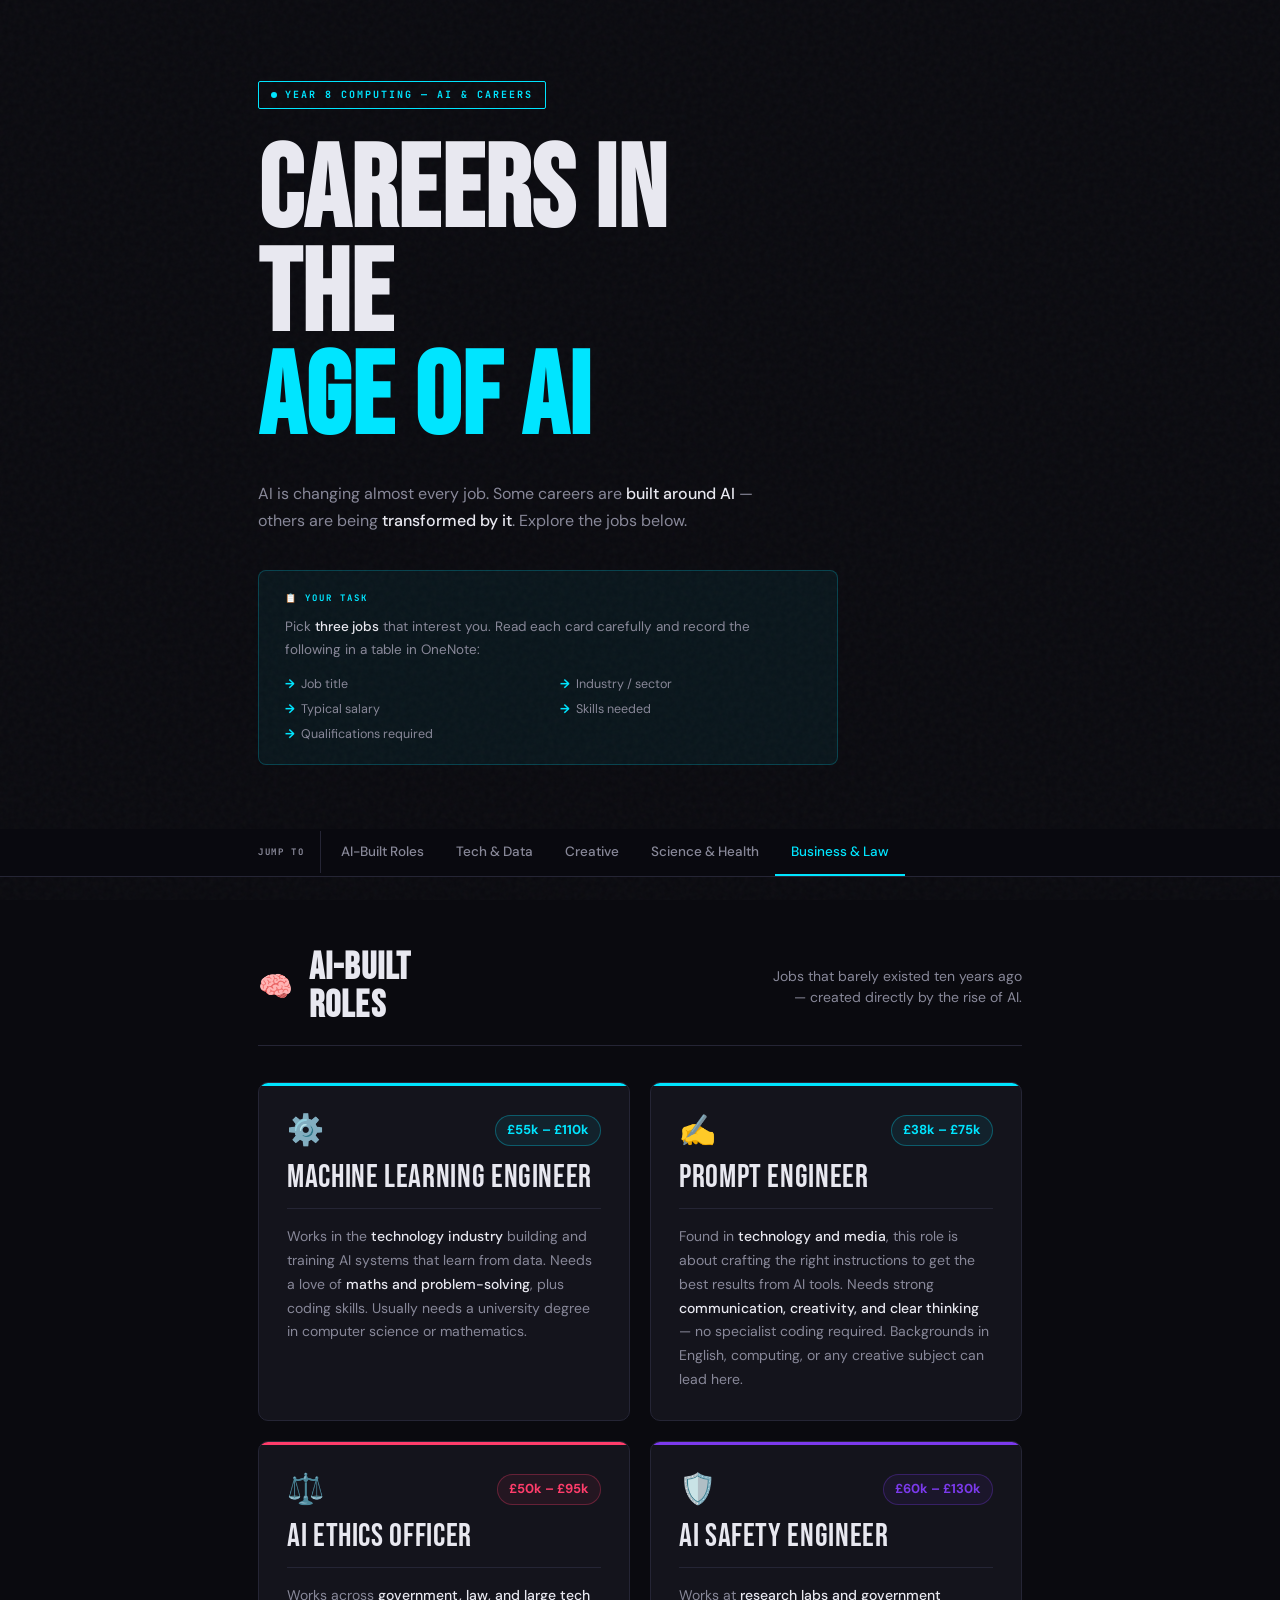
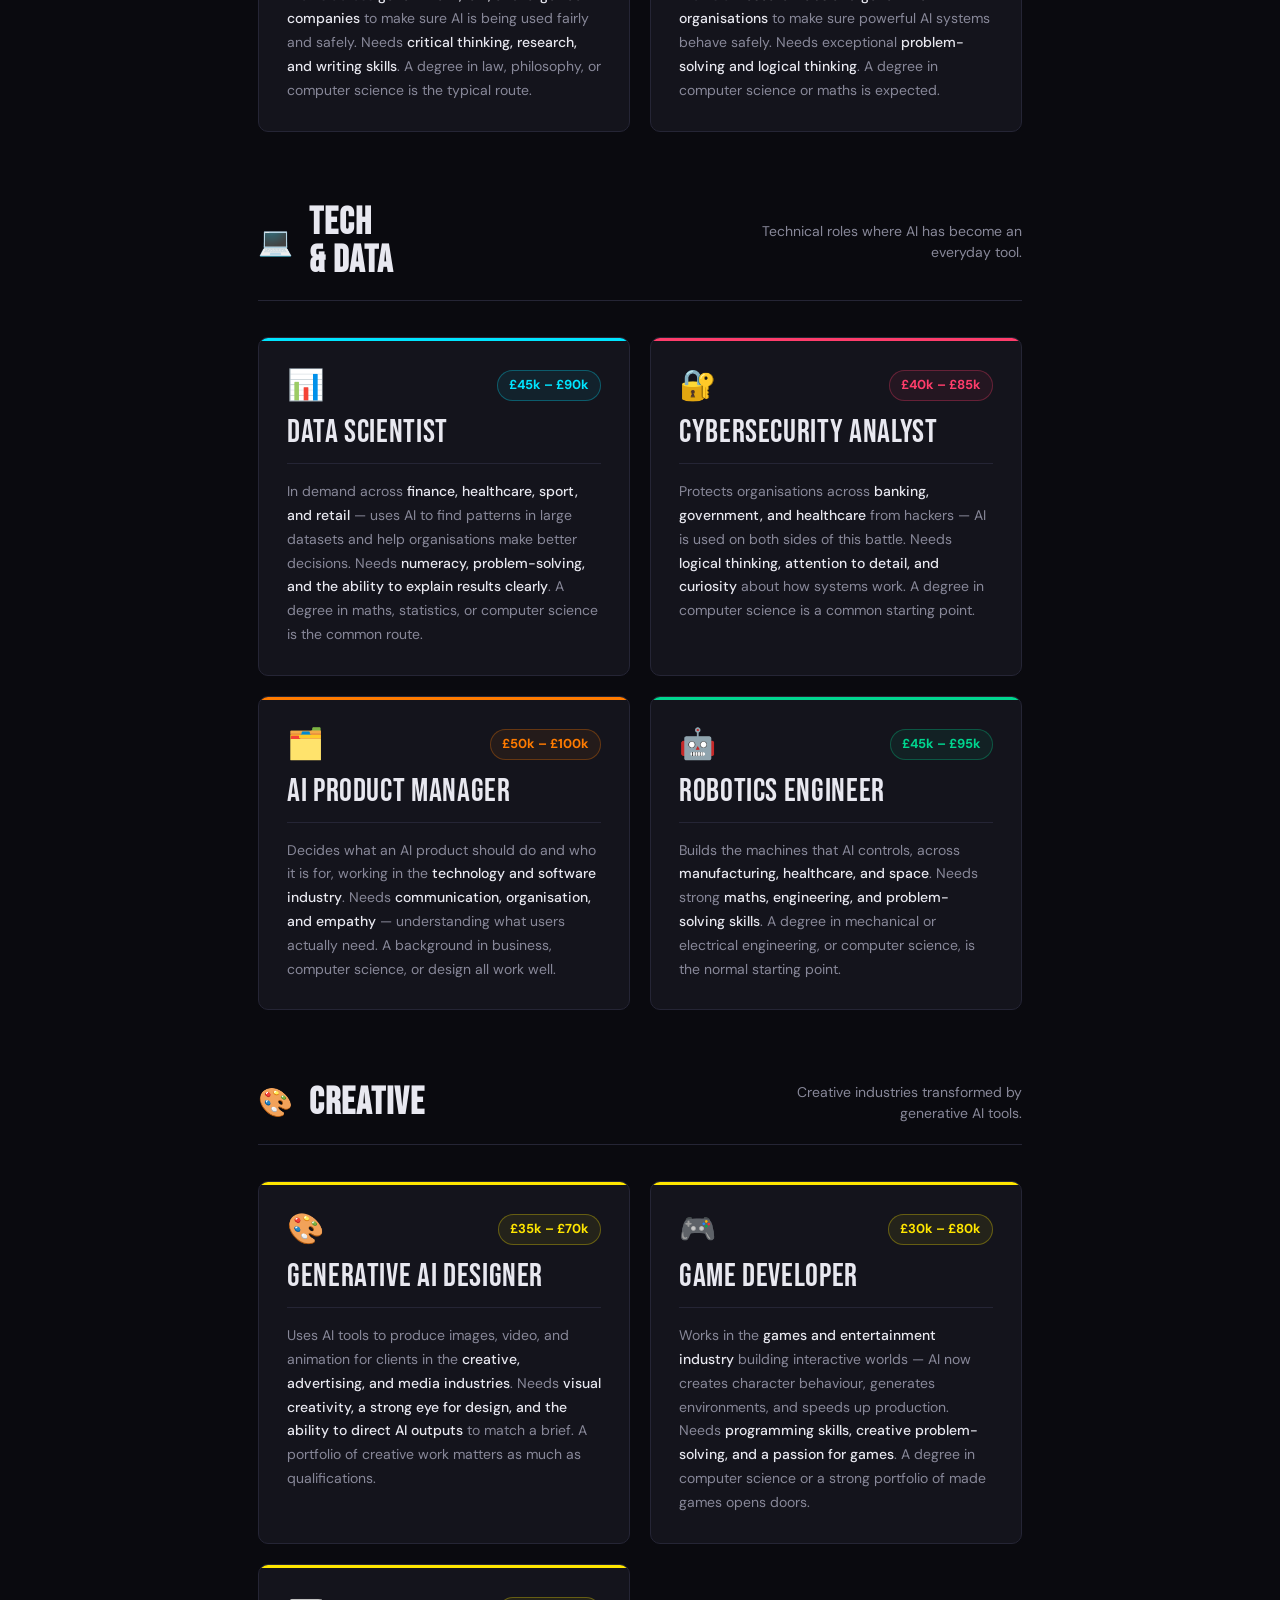
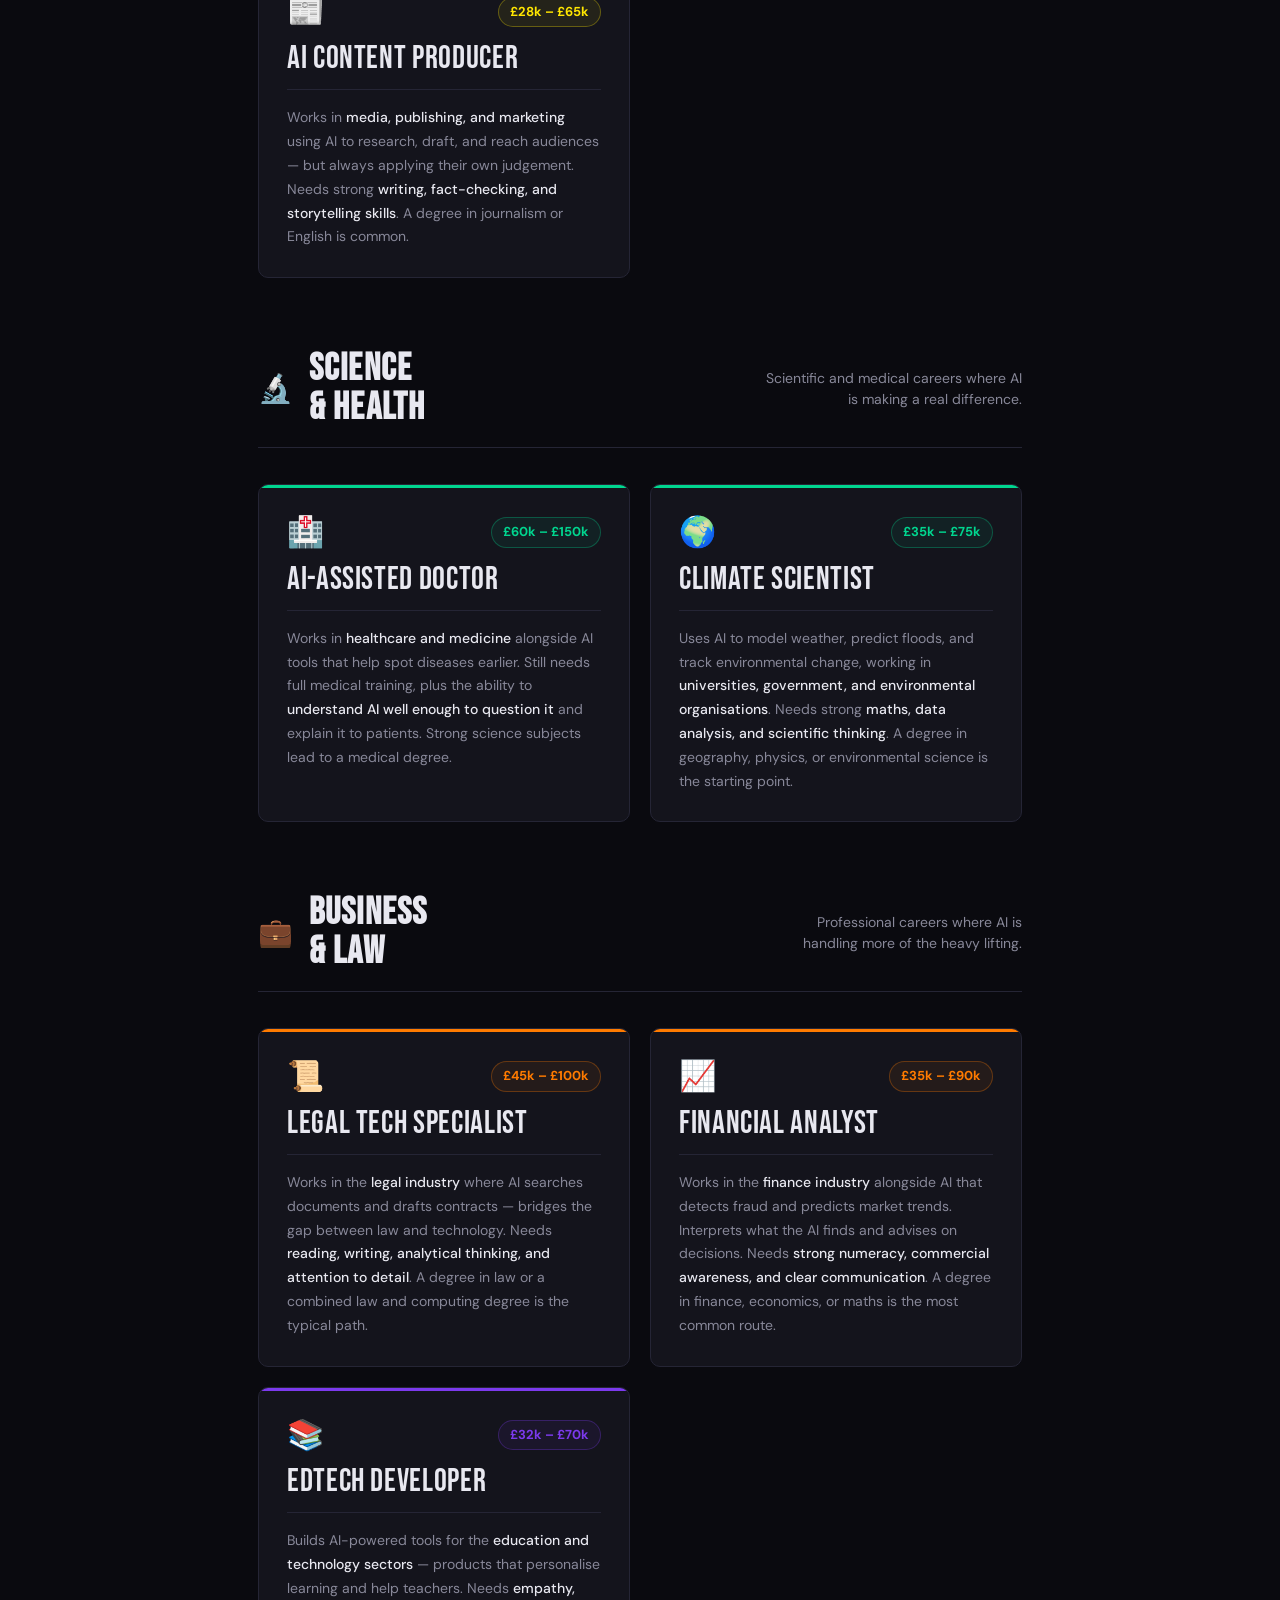
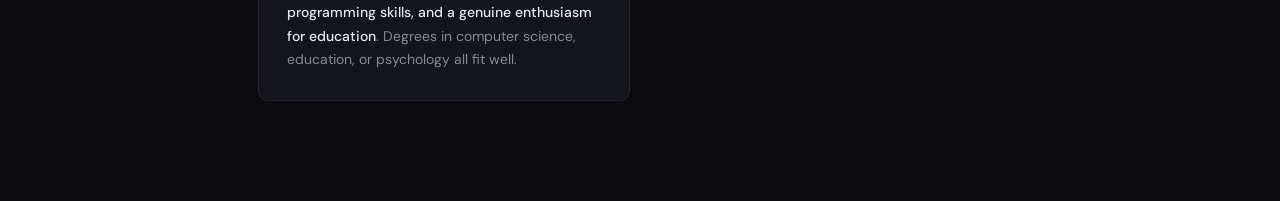
<file: index.html>
<!DOCTYPE html>
<html lang="en">
<head>
<meta charset="UTF-8">
<meta name="viewport" content="width=device-width, initial-scale=1.0">
<title>Careers in the Age of AI</title>
<link href="https://fonts.googleapis.com/css2?family=Bebas+Neue&family=DM+Sans:ital,opsz,wght@0,9..40,300;0,9..40,400;0,9..40,500;0,9..40,700;1,9..40,400&family=JetBrains+Mono:wght@400;700&display=swap" rel="stylesheet">
<style>
  *, *::before, *::after { box-sizing: border-box; margin: 0; padding: 0; }

  :root {
    --bg:       #0a0a0f;
    --card:     #14141c;
    --border:   #252535;
    --text:     #e8e8f0;
    --muted:    #888899;
    --c1: #00e5ff;
    --c2: #ff3d6b;
    --c3: #ffe600;
    --c4: #7c3aed;
    --c5: #00d68f;
    --c6: #ff7b00;
  }

  html { scroll-behavior: smooth; }

  body {
    font-family: 'DM Sans', sans-serif;
    background: var(--bg);
    color: var(--text);
    line-height: 1.6;
    overflow-x: hidden;
  }

  /* subtle noise */
  body::before {
    content: '';
    position: fixed; inset: 0;
    background-image: url("data:image/svg+xml,%3Csvg viewBox='0 0 200 200' xmlns='http://www.w3.org/2000/svg'%3E%3Cfilter id='n'%3E%3CfeTurbulence type='fractalNoise' baseFrequency='0.85' numOctaves='4' stitchTiles='stitch'/%3E%3C/filter%3E%3Crect width='100%25' height='100%25' filter='url(%23n)' opacity='0.035'/%3E%3C/svg%3E");
    pointer-events: none; z-index: 0;
  }

  /* ── HERO ── */
  .hero {
    position: relative; z-index: 1;
    max-width: 860px;
    margin: 0 auto;
    padding: 80px 48px 64px;
  }

  .hero-chip {
    display: inline-flex; align-items: center; gap: 8px;
    font-family: 'JetBrains Mono', monospace;
    font-size: 10px; font-weight: 700;
    letter-spacing: 0.2em; text-transform: uppercase;
    color: var(--c1); border: 1px solid var(--c1);
    padding: 5px 12px; border-radius: 2px;
    margin-bottom: 32px;
    animation: up 0.5s ease both;
  }
  .hero-chip::before {
    content: '';
    width: 6px; height: 6px; border-radius: 50%;
    background: var(--c1);
    animation: blink 2s ease infinite;
  }
  @keyframes blink { 0%,100%{opacity:1} 50%{opacity:.3} }

  .hero h1 {
    font-family: 'Bebas Neue', sans-serif;
    font-size: clamp(3.8rem, 9vw, 7.5rem);
    line-height: 0.9; letter-spacing: 0.01em;
    margin-bottom: 28px;
    animation: up 0.5s 0.08s ease both;
  }
  .hero h1 em { font-style: normal; color: var(--c1); display: block; }

  .hero p {
    font-size: 16px; color: var(--muted);
    max-width: 520px; line-height: 1.7;
    margin-bottom: 36px;
    animation: up 0.5s 0.16s ease both;
  }
  .hero p strong { color: var(--text); font-weight: 500; }

  /* task box */
  .task-box {
    background: rgba(0,229,255,0.05);
    border: 1px solid rgba(0,229,255,0.22);
    border-radius: 8px;
    padding: 20px 26px;
    max-width: 580px;
    animation: up 0.5s 0.24s ease both;
  }
  .task-box-label {
    font-family: 'JetBrains Mono', monospace;
    font-size: 9px; font-weight: 700;
    letter-spacing: 0.22em; text-transform: uppercase;
    color: var(--c1); margin-bottom: 10px;
  }
  .task-box p { font-size: 13.5px; color: var(--muted); margin-bottom: 12px; }
  .task-box p strong { color: var(--text); font-weight: 500; }
  .task-items {
    display: grid; grid-template-columns: 1fr 1fr;
    gap: 5px 24px;
  }
  .task-items span {
    font-size: 12.5px; color: var(--muted);
    display: flex; align-items: center; gap: 6px;
  }
  .task-items span::before { content: '→'; color: var(--c1); font-weight: 700; flex-shrink: 0; }

  /* ── NAV (sticky filter) ── */
  .nav-wrap {
    position: sticky; top: 0; z-index: 20;
    background: rgba(10,10,15,0.94);
    backdrop-filter: blur(14px);
    border-bottom: 1px solid var(--border);
  }
  .nav {
    max-width: 860px; margin: 0 auto;
    padding: 0 48px;
    display: flex; align-items: center; gap: 0;
    overflow-x: auto;
  }
  .nav::-webkit-scrollbar { display: none; }
  .nav-lbl {
    font-family: 'JetBrains Mono', monospace;
    font-size: 9px; font-weight: 700;
    letter-spacing: 0.18em; text-transform: uppercase;
    color: var(--muted); white-space: nowrap;
    padding: 14px 16px 14px 0;
    border-right: 1px solid var(--border);
    margin-right: 4px;
  }
  .nav-btn {
    background: none; border: none;
    font-family: 'DM Sans', sans-serif;
    font-size: 13.5px; font-weight: 500;
    color: var(--muted); cursor: pointer;
    padding: 14px 16px;
    white-space: nowrap;
    border-bottom: 2px solid transparent;
    transition: color 0.2s, border-color 0.2s;
  }
  .nav-btn:hover { color: var(--text); }
  .nav-btn.active { color: var(--c1); border-bottom-color: var(--c1); }

  /* ── MAIN ── */
  .main {
    position: relative; z-index: 1;
    max-width: 860px; margin: 0 auto;
    padding: 0 48px 100px;
  }

  /* ── SECTION HEADER ── */
  .section {
    margin-top: 72px;
  }
  .section-head {
    display: flex; align-items: center; gap: 16px;
    margin-bottom: 36px;
    padding-bottom: 20px;
    border-bottom: 1px solid var(--border);
  }
  .section-icon { font-size: 28px; line-height: 1; }
  .section-head h2 {
    font-family: 'Bebas Neue', sans-serif;
    font-size: 2.4rem; letter-spacing: 0.03em;
    line-height: 1; color: var(--text);
  }
  .section-head h2 span { display: block; }
  .section-desc {
    font-size: 14px; color: var(--muted);
    margin-left: auto;
    max-width: 260px;
    text-align: right;
    line-height: 1.5;
  }

  /* ── CARD GRID ── */
  .cards {
    display: grid;
    grid-template-columns: 1fr 1fr;
    gap: 20px;
  }
  @media (max-width: 640px) {
    .cards { grid-template-columns: 1fr; }
    .section-desc { display: none; }
    .hero, .main, .nav { padding-left: 20px; padding-right: 20px; }
    .task-items { grid-template-columns: 1fr; }
  }

  /* ── CARD ── */
  .card {
    background: var(--card);
    border: 1px solid var(--border);
    border-radius: 10px;
    padding: 32px 28px 28px;
    position: relative;
    overflow: hidden;
    transition: transform 0.22s ease, box-shadow 0.22s ease, border-color 0.22s ease;
  }
  .card:hover {
    transform: translateY(-3px);
    box-shadow: 0 20px 50px rgba(0,0,0,0.45);
  }

  /* top accent bar */
  .card::before {
    content: '';
    position: absolute; top: 0; left: 0; right: 0;
    height: 3px;
  }
  .card[data-c="1"]::before { background: var(--c1); }
  .card[data-c="2"]::before { background: var(--c2); }
  .card[data-c="3"]::before { background: var(--c3); }
  .card[data-c="4"]::before { background: var(--c4); }
  .card[data-c="5"]::before { background: var(--c5); }
  .card[data-c="6"]::before { background: var(--c6); }

  .card:hover { border-color: #3a3a50; }

  .card-header { display: flex; justify-content: space-between; align-items: flex-start; margin-bottom: 16px; }
  .card-emoji { font-size: 30px; line-height: 1; }

  /* salary pill */
  .card-salary {
    font-family: 'DM Sans', sans-serif;
    font-size: 13px; font-weight: 700;
    padding: 4px 11px; border-radius: 100px;
    border: 1px solid;
  }
  .card[data-c="1"] .card-salary { color: var(--c1); border-color: rgba(0,229,255,0.3); background: rgba(0,229,255,0.07); }
  .card[data-c="2"] .card-salary { color: var(--c2); border-color: rgba(255,61,107,0.3); background: rgba(255,61,107,0.07); }
  .card[data-c="3"] .card-salary { color: var(--c3); border-color: rgba(255,230,0,0.3); background: rgba(255,230,0,0.07); }
  .card[data-c="4"] .card-salary { color: var(--c4); border-color: rgba(124,58,237,0.3); background: rgba(124,58,237,0.07); }
  .card[data-c="5"] .card-salary { color: var(--c5); border-color: rgba(0,214,143,0.3); background: rgba(0,214,143,0.07); }
  .card[data-c="6"] .card-salary { color: var(--c6); border-color: rgba(255,123,0,0.3); background: rgba(255,123,0,0.07); }

  .card-title {
    font-family: 'Bebas Neue', sans-serif;
    font-size: 2rem; letter-spacing: 0.02em; line-height: 1;
    margin-bottom: 14px;
  }

  .card-rule {
    height: 1px; background: var(--border);
    margin-bottom: 16px;
  }

  .card-body {
    font-size: 14px; color: var(--muted); line-height: 1.7;
  }
  .card-body strong { color: var(--text); font-weight: 500; }

  /* ── FOOTER ── */
  .footer {
    border-top: 1px solid var(--border);
    padding: 28px 48px;
    text-align: center;
    position: relative; z-index: 1;
  }
  .footer p {
    font-family: 'JetBrains Mono', monospace;
    font-size: 10px; letter-spacing: 0.12em;
    text-transform: uppercase; color: var(--muted);
  }

  @keyframes up {
    from { opacity: 0; transform: translateY(16px); }
    to   { opacity: 1; transform: translateY(0); }
  }
</style>
</head>
<body>

<!-- HERO -->
<header class="hero">
  <div class="hero-chip">Year 8 Computing — AI &amp; Careers</div>
  <h1>Careers in<br>the <em>Age of AI</em></h1>
  <p>AI is changing almost every job. Some careers are <strong>built around AI</strong> — others are being <strong>transformed by it</strong>. Explore the jobs below.</p>
  <div class="task-box">
    <div class="task-box-label">📋 Your Task</div>
    <p>Pick <strong>three jobs</strong> that interest you. Read each card carefully and record the following in a table in OneNote:</p>
    <div class="task-items">
      <span>Job title</span>
      <span>Industry / sector</span>
      <span>Typical salary</span>
      <span>Skills needed</span>
      <span>Qualifications required</span>
    </div>
  </div>
</header>

<!-- STICKY NAV -->
<nav class="nav-wrap" aria-label="Jump to section">
  <div class="nav">
    <span class="nav-lbl">Jump to</span>
    <button class="nav-btn active" onclick="jumpTo('sec-ai-built')">AI-Built Roles</button>
    <button class="nav-btn" onclick="jumpTo('sec-tech')">Tech &amp; Data</button>
    <button class="nav-btn" onclick="jumpTo('sec-creative')">Creative</button>
    <button class="nav-btn" onclick="jumpTo('sec-science')">Science &amp; Health</button>
    <button class="nav-btn" onclick="jumpTo('sec-business')">Business &amp; Law</button>
  </div>
</nav>

<!-- MAIN CONTENT -->
<main class="main">

  <!-- ── SECTION 1: Jobs that only exist because of AI ── -->
  <section class="section" id="sec-ai-built" data-section="sec-ai-built">
    <div class="section-head">
      <span class="section-icon">🧠</span>
      <h2>AI-Built <span>Roles</span></h2>
      <p class="section-desc">Jobs that barely existed ten years ago — created directly by the rise of AI.</p>
    </div>
    <div class="cards">

      <div class="card" data-c="1">
        <div class="card-header">
          <span class="card-emoji">⚙️</span>
          <span class="card-salary">£55k – £110k</span>
        </div>
        <div class="card-title">Machine Learning Engineer</div>
        <div class="card-rule"></div>
        <p class="card-body">
          Works in the <strong>technology industry</strong> building and training AI systems that learn from data. Needs a love of <strong>maths and problem-solving</strong>, plus coding skills. Usually needs a university degree in computer science or mathematics.
        </p>
      </div>

      <div class="card" data-c="1">
        <div class="card-header">
          <span class="card-emoji">✍️</span>
          <span class="card-salary">£38k – £75k</span>
        </div>
        <div class="card-title">Prompt Engineer</div>
        <div class="card-rule"></div>
        <p class="card-body">
          Found in <strong>technology and media</strong>, this role is about crafting the right instructions to get the best results from AI tools. Needs strong <strong>communication, creativity, and clear thinking</strong> — no specialist coding required. Backgrounds in English, computing, or any creative subject can lead here.
        </p>
      </div>

      <div class="card" data-c="2">
        <div class="card-header">
          <span class="card-emoji">⚖️</span>
          <span class="card-salary">£50k – £95k</span>
        </div>
        <div class="card-title">AI Ethics Officer</div>
        <div class="card-rule"></div>
        <p class="card-body">
          Works across <strong>government, law, and large tech companies</strong> to make sure AI is being used fairly and safely. Needs <strong>critical thinking, research, and writing skills</strong>. A degree in law, philosophy, or computer science is the typical route.
        </p>
      </div>

      <div class="card" data-c="4">
        <div class="card-header">
          <span class="card-emoji">🛡️</span>
          <span class="card-salary">£60k – £130k</span>
        </div>
        <div class="card-title">AI Safety Engineer</div>
        <div class="card-rule"></div>
        <p class="card-body">
          Works at <strong>research labs and government organisations</strong> to make sure powerful AI systems behave safely. Needs exceptional <strong>problem-solving and logical thinking</strong>. A degree in computer science or maths is expected.
        </p>
      </div>

    </div>
  </section>

  <!-- ── SECTION 2: Tech & Data ── -->
  <section class="section" id="sec-tech" data-section="sec-tech">
    <div class="section-head">
      <span class="section-icon">💻</span>
      <h2>Tech <span>&amp; Data</span></h2>
      <p class="section-desc">Technical roles where AI has become an everyday tool.</p>
    </div>
    <div class="cards">

      <div class="card" data-c="1">
        <div class="card-header">
          <span class="card-emoji">📊</span>
          <span class="card-salary">£45k – £90k</span>
        </div>
        <div class="card-title">Data Scientist</div>
        <div class="card-rule"></div>
        <p class="card-body">
          In demand across <strong>finance, healthcare, sport, and retail</strong> — uses AI to find patterns in large datasets and help organisations make better decisions. Needs <strong>numeracy, problem-solving, and the ability to explain results clearly</strong>. A degree in maths, statistics, or computer science is the common route.
        </p>
      </div>

      <div class="card" data-c="2">
        <div class="card-header">
          <span class="card-emoji">🔐</span>
          <span class="card-salary">£40k – £85k</span>
        </div>
        <div class="card-title">Cybersecurity Analyst</div>
        <div class="card-rule"></div>
        <p class="card-body">
          Protects organisations across <strong>banking, government, and healthcare</strong> from hackers — AI is used on both sides of this battle. Needs <strong>logical thinking, attention to detail, and curiosity</strong> about how systems work. A degree in computer science is a common starting point.
        </p>
      </div>

      <div class="card" data-c="6">
        <div class="card-header">
          <span class="card-emoji">🗂️</span>
          <span class="card-salary">£50k – £100k</span>
        </div>
        <div class="card-title">AI Product Manager</div>
        <div class="card-rule"></div>
        <p class="card-body">
          Decides what an AI product should do and who it is for, working in the <strong>technology and software industry</strong>. Needs <strong>communication, organisation, and empathy</strong> — understanding what users actually need. A background in business, computer science, or design all work well.
        </p>
      </div>

      <div class="card" data-c="5">
        <div class="card-header">
          <span class="card-emoji">🤖</span>
          <span class="card-salary">£45k – £95k</span>
        </div>
        <div class="card-title">Robotics Engineer</div>
        <div class="card-rule"></div>
        <p class="card-body">
          Builds the machines that AI controls, across <strong>manufacturing, healthcare, and space</strong>. Needs strong <strong>maths, engineering, and problem-solving skills</strong>. A degree in mechanical or electrical engineering, or computer science, is the normal starting point.
        </p>
      </div>

    </div>
  </section>

  <!-- ── SECTION 3: Creative ── -->
  <section class="section" id="sec-creative" data-section="sec-creative">
    <div class="section-head">
      <span class="section-icon">🎨</span>
      <h2>Creative</h2>
      <p class="section-desc">Creative industries transformed by generative AI tools.</p>
    </div>
    <div class="cards">

      <div class="card" data-c="3">
        <div class="card-header">
          <span class="card-emoji">🎨</span>
          <span class="card-salary">£35k – £70k</span>
        </div>
        <div class="card-title">Generative AI Designer</div>
        <div class="card-rule"></div>
        <p class="card-body">
          Uses AI tools to produce images, video, and animation for clients in the <strong>creative, advertising, and media industries</strong>. Needs <strong>visual creativity, a strong eye for design, and the ability to direct AI outputs</strong> to match a brief. A portfolio of creative work matters as much as qualifications.
        </p>
      </div>

      <div class="card" data-c="3">
        <div class="card-header">
          <span class="card-emoji">🎮</span>
          <span class="card-salary">£30k – £80k</span>
        </div>
        <div class="card-title">Game Developer</div>
        <div class="card-rule"></div>
        <p class="card-body">
          Works in the <strong>games and entertainment industry</strong> building interactive worlds — AI now creates character behaviour, generates environments, and speeds up production. Needs <strong>programming skills, creative problem-solving, and a passion for games</strong>. A degree in computer science or a strong portfolio of made games opens doors.
        </p>
      </div>

      <div class="card" data-c="3">
        <div class="card-header">
          <span class="card-emoji">📰</span>
          <span class="card-salary">£28k – £65k</span>
        </div>
        <div class="card-title">AI Content Producer</div>
        <div class="card-rule"></div>
        <p class="card-body">
          Works in <strong>media, publishing, and marketing</strong> using AI to research, draft, and reach audiences — but always applying their own judgement. Needs strong <strong>writing, fact-checking, and storytelling skills</strong>. A degree in journalism or English is common.
        </p>
      </div>

    </div>
  </section>

  <!-- ── SECTION 4: Science & Health ── -->
  <section class="section" id="sec-science" data-section="sec-science">
    <div class="section-head">
      <span class="section-icon">🔬</span>
      <h2>Science <span>&amp; Health</span></h2>
      <p class="section-desc">Scientific and medical careers where AI is making a real difference.</p>
    </div>
    <div class="cards">

      <div class="card" data-c="5">
        <div class="card-header">
          <span class="card-emoji">🏥</span>
          <span class="card-salary">£60k – £150k</span>
        </div>
        <div class="card-title">AI-Assisted Doctor</div>
        <div class="card-rule"></div>
        <p class="card-body">
          Works in <strong>healthcare and medicine</strong> alongside AI tools that help spot diseases earlier. Still needs full medical training, plus the ability to <strong>understand AI well enough to question it</strong> and explain it to patients. Strong science subjects lead to a medical degree.
        </p>
      </div>

      <div class="card" data-c="5">
        <div class="card-header">
          <span class="card-emoji">🌍</span>
          <span class="card-salary">£35k – £75k</span>
        </div>
        <div class="card-title">Climate Scientist</div>
        <div class="card-rule"></div>
        <p class="card-body">
          Uses AI to model weather, predict floods, and track environmental change, working in <strong>universities, government, and environmental organisations</strong>. Needs strong <strong>maths, data analysis, and scientific thinking</strong>. A degree in geography, physics, or environmental science is the starting point.
        </p>
      </div>

    </div>
  </section>

  <!-- ── SECTION 5: Business & Law ── -->
  <section class="section" id="sec-business" data-section="sec-business">
    <div class="section-head">
      <span class="section-icon">💼</span>
      <h2>Business <span>&amp; Law</span></h2>
      <p class="section-desc">Professional careers where AI is handling more of the heavy lifting.</p>
    </div>
    <div class="cards">

      <div class="card" data-c="6">
        <div class="card-header">
          <span class="card-emoji">📜</span>
          <span class="card-salary">£45k – £100k</span>
        </div>
        <div class="card-title">Legal Tech Specialist</div>
        <div class="card-rule"></div>
        <p class="card-body">
          Works in the <strong>legal industry</strong> where AI searches documents and drafts contracts — bridges the gap between law and technology. Needs <strong>reading, writing, analytical thinking, and attention to detail</strong>. A degree in law or a combined law and computing degree is the typical path.
        </p>
      </div>

      <div class="card" data-c="6">
        <div class="card-header">
          <span class="card-emoji">📈</span>
          <span class="card-salary">£35k – £90k</span>
        </div>
        <div class="card-title">Financial Analyst</div>
        <div class="card-rule"></div>
        <p class="card-body">
          Works in the <strong>finance industry</strong> alongside AI that detects fraud and predicts market trends. Interprets what the AI finds and advises on decisions. Needs <strong>strong numeracy, commercial awareness, and clear communication</strong>. A degree in finance, economics, or maths is the most common route.
        </p>
      </div>

      <div class="card" data-c="4">
        <div class="card-header">
          <span class="card-emoji">📚</span>
          <span class="card-salary">£32k – £70k</span>
        </div>
        <div class="card-title">EdTech Developer</div>
        <div class="card-rule"></div>
        <p class="card-body">
          Builds AI-powered tools for the <strong>education and technology sectors</strong> — products that personalise learning and help teachers. Needs <strong>empathy, programming skills, and a genuine enthusiasm for education</strong>. Degrees in computer science, education, or psychology all fit well.
        </p>
      </div>

    </div>
  </section>

</main>


<script>
  const navBtns = document.querySelectorAll('.nav-btn');

  function jumpTo(id) {
    const el = document.getElementById(id);
    if (!el) return;
    const offset = document.querySelector('.nav-wrap').offsetHeight + 24;
    const top = el.getBoundingClientRect().top + window.scrollY - offset;
    window.scrollTo({ top, behavior: 'smooth' });
  }

  // Highlight active nav button as sections scroll into view
  const sections = document.querySelectorAll('.section[id]');

  const observer = new IntersectionObserver((entries) => {
    entries.forEach(entry => {
      if (entry.isIntersecting) {
        navBtns.forEach(b => {
          b.classList.toggle('active', b.getAttribute('onclick').includes(entry.target.id));
        });
      }
    });
  }, { rootMargin: '-20% 0px -70% 0px' });

  sections.forEach(s => observer.observe(s));
</script>
</body>
</html>
</file>
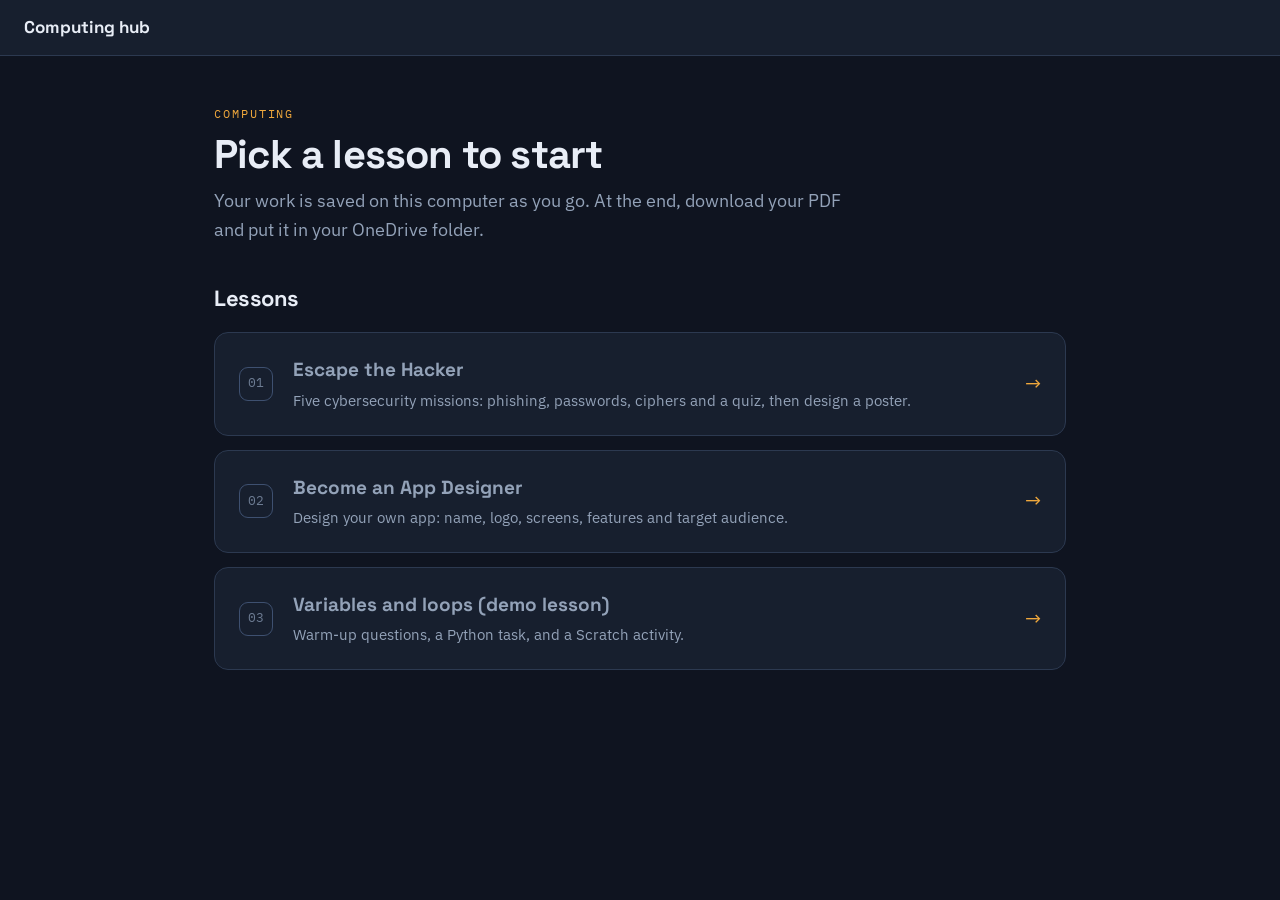
<file: site/index.html>
<!doctype html>
<html lang="en">
<head>
<meta charset="utf-8">
<meta name="viewport" content="width=device-width, initial-scale=1">
<title>Computing lesson hub</title>
<link rel="stylesheet" href="style.css">
</head>
<body>

<div class="homebar">
  <div class="title">Computing hub</div>
</div>

<div class="page">

  <div class="masthead">
    <p class="eyebrow">Computing</p>
    <h1>Pick a lesson to start</h1>
    <p id="subline">Your work is saved on this computer as you go. At the end, download your PDF and put it in your OneDrive folder.</p>
  </div>

  <div class="banner" id="storageWarn" hidden>
    ⚠︎ This browser won't let the site save your work. Tell your teacher before you start.
  </div>

  <h2 style="margin:36px 0 16px; font-size:22px">Lessons</h2>
  <div id="lessonList" class="lessons"><p class="hint">Loading lessons…</p></div>

</div>

<script>
const $ = (id) => document.getElementById(id);

/* Check storage actually works before a student relies on it. */
try{
  localStorage.setItem("hub_test","1"); localStorage.removeItem("hub_test");
}catch(e){ $("storageWarn").hidden = false; }


/* ---------- housekeeping ----------
   Clear saved work for lessons that are no longer in index.json (i.e. the
   unit has moved on) or that are older than MAX_AGE_DAYS. Each lesson is
   only ~0.5 KB, so this reclaims little space — but it keeps limited school
   profiles tidy and stops old units lingering for years.
   NOTE: removing a lesson from index.json deletes any unfinished work for it
   on every student's machine, so take it out of the list only once the class
   has handed their PDFs in.                                                */
const MAX_AGE_DAYS = 60;

function pruneStorage(validIds){
  const keep = new Set(validIds.map(id => "hub_work_" + id));
  const cutoff = Date.now() - MAX_AGE_DAYS * 86400000;
  const doomed = [];
  for (let i = 0; i < localStorage.length; i++){
    const k = localStorage.key(i);
    if (!k || k.indexOf("hub_work_") !== 0) continue;
    if (!keep.has(k)){ doomed.push(k); continue; }          // lesson retired
    try{
      const d = JSON.parse(localStorage.getItem(k));
      if (d.__saved && new Date(d.__saved).getTime() < cutoff) doomed.push(k);  // stale
    }catch(e){ doomed.push(k); }                             // unreadable
  }
  doomed.forEach(k => localStorage.removeItem(k));
  return doomed.length;
}

fetch("lessons/index.json").then(r => r.json()).then(list => {
  try{ pruneStorage(list.map(l => l.id)); }catch(e){}
  const box = $("lessonList"); box.innerHTML = "";
  list.forEach((l, i) => {
    const a = document.createElement("a");
    a.className = "lessonCard"; a.href = "lesson.html?id=" + encodeURIComponent(l.id);
    a.innerHTML = '<span class="num">' + String(i+1).padStart(2,"0") + '</span>' +
                  '<span class="body"><b></b><span></span></span><span class="go">&rarr;</span>';
    a.querySelector("b").textContent = l.title;
    a.querySelector(".body span").textContent = l.description || "";
    box.appendChild(a);
  });
  if (!list.length) box.innerHTML = '<p class="hint">No lessons yet.</p>';
}).catch(() => { $("lessonList").innerHTML = '<p class="hint">Could not load the lesson list.</p>'; });
</script>
</body>
</html>
</file>
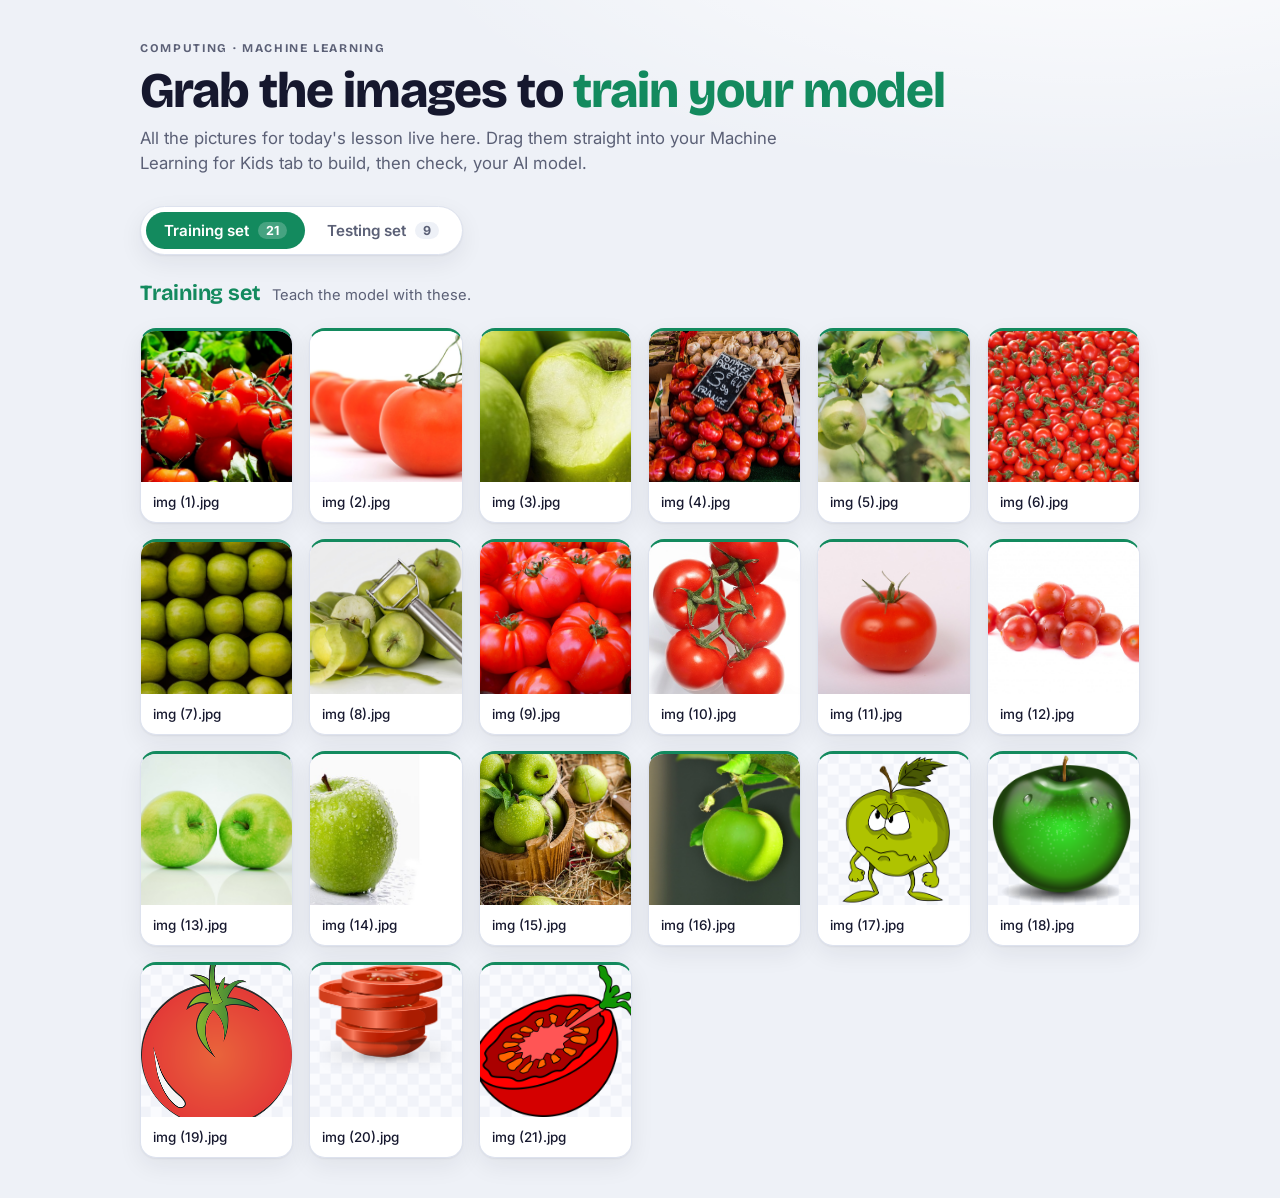
<file: Year7/7.6/TrainingAModel/index.html>
<!doctype html>
<html lang="en-GB">
<head>
<meta charset="utf-8">
<meta name="viewport" content="width=device-width, initial-scale=1">
<title>Lesson images — train your AI model</title>

<link rel="preconnect" href="https://fonts.googleapis.com">
<link rel="preconnect" href="https://fonts.gstatic.com" crossorigin>
<link href="https://fonts.googleapis.com/css2?family=Bricolage+Grotesque:opsz,wght@12..96,500;12..96,700;12..96,800&family=Inter:wght@400;500;600&display=swap" rel="stylesheet">

<style>
  :root{
    --ink:#16182e;
    --bg:#eef1f7;
    --surface:#ffffff;
    --muted:#5b6076;
    --line:#dde2ee;

    --train:#138a5e;        /* training = learning / growing */
    --train-soft:#e4f4ec;
    --test:#cf7716;         /* testing = checking your work */
    --test-soft:#fbeeda;

    --focus:#3d5afe;
    --radius:16px;
    --shadow:0 1px 2px rgba(22,24,46,.06), 0 8px 24px rgba(22,24,46,.07);
    --shadow-lift:0 6px 14px rgba(22,24,46,.10), 0 20px 44px rgba(22,24,46,.16);

    --display:"Bricolage Grotesque", ui-sans-serif, system-ui, sans-serif;
    --body:"Inter", ui-sans-serif, system-ui, -apple-system, sans-serif;
  }

  *{box-sizing:border-box}
  html{-webkit-text-size-adjust:100%}
  body{
    margin:0;
    font-family:var(--body);
    color:var(--ink);
    background:
      radial-gradient(1200px 500px at 85% -10%, #fff 0, rgba(255,255,255,0) 60%),
      var(--bg);
    line-height:1.5;
  }

  .wrap{max-width:1080px; margin:0 auto; padding:clamp(20px,4vw,40px)}

  /* ---- header ---- */
  header .eyebrow{
    font-family:var(--display);
    font-weight:700;
    letter-spacing:.14em;
    text-transform:uppercase;
    font-size:.74rem;
    color:var(--muted);
    margin:0 0 .5rem;
  }
  header h1{
    font-family:var(--display);
    font-weight:800;
    font-size:clamp(1.9rem,5vw,3.1rem);
    line-height:1.02;
    letter-spacing:-.02em;
    margin:0 0 .6rem;
  }
  header h1 .accent{color:var(--train)}
  header p.lede{
    max-width:60ch;
    margin:0;
    color:var(--muted);
    font-size:1.05rem;
  }

  /* ---- how-to panel ---- */
  .howto{
    margin:26px 0 8px;
    display:grid;
    grid-template-columns:repeat(auto-fit,minmax(220px,1fr));
    gap:14px;
  }
  .step{
    background:var(--surface);
    border:1px solid var(--line);
    border-radius:var(--radius);
    padding:16px 18px;
    box-shadow:var(--shadow);
  }
  .step .num{
    font-family:var(--display);
    font-weight:800;
    font-size:.85rem;
    color:var(--train);
    display:inline-flex;
    align-items:center;
    justify-content:center;
    width:26px;height:26px;
    border-radius:50%;
    background:var(--train-soft);
    margin-bottom:10px;
  }
  .step h3{font-size:.98rem; margin:.1rem 0 .25rem; font-weight:600}
  .step p{margin:0; font-size:.9rem; color:var(--muted)}
  .step b{color:var(--ink); font-weight:600}

  /* ---- set switcher ---- */
  .switch{
    display:inline-flex;
    gap:4px;
    padding:5px;
    margin:30px 0 22px;
    background:var(--surface);
    border:1px solid var(--line);
    border-radius:999px;
    box-shadow:var(--shadow);
  }
  .switch button{
    appearance:none;
    border:0;
    cursor:pointer;
    font-family:var(--body);
    font-weight:600;
    font-size:.95rem;
    color:var(--muted);
    background:transparent;
    padding:9px 18px;
    border-radius:999px;
    display:inline-flex;
    align-items:center;
    gap:9px;
    transition:background .18s ease, color .18s ease;
  }
  .switch button .count{
    font-size:.78rem;
    font-weight:700;
    padding:1px 8px;
    border-radius:999px;
    background:var(--bg);
    color:var(--muted);
  }
  .switch button[aria-pressed="true"]{color:#fff}
  .switch button[data-set="training"][aria-pressed="true"]{background:var(--train)}
  .switch button[data-set="testing"][aria-pressed="true"]{background:var(--test)}
  .switch button[aria-pressed="true"] .count{background:rgba(255,255,255,.22); color:#fff}

  /* ---- panels ---- */
  .panel{display:none}
  .panel.active{display:block; animation:fade .22s ease both}
  @keyframes fade{from{opacity:0; transform:translateY(4px)} to{opacity:1; transform:none}}

  .panel-head{display:flex; align-items:baseline; gap:12px; margin-bottom:6px}
  .panel-head h2{
    font-family:var(--display);
    font-weight:700;
    font-size:1.35rem;
    margin:0;
    letter-spacing:-.01em;
  }
  .panel[data-set="training"] .panel-head h2{color:var(--train)}
  .panel[data-set="testing"]  .panel-head h2{color:var(--test)}
  .panel-head p{margin:0; color:var(--muted); font-size:.92rem}

  /* ---- image grid ---- */
  .grid{
    margin-top:18px;
    display:grid;
    grid-template-columns:repeat(auto-fill, minmax(150px, 1fr));
    gap:16px;
  }

  .card{
    margin:0;
    background:var(--surface);
    border:1px solid var(--line);
    border-radius:var(--radius);
    overflow:hidden;
    box-shadow:var(--shadow);
    transition:transform .16s ease, box-shadow .16s ease, border-color .16s ease;
    position:relative;
  }
  .panel[data-set="training"] .card{border-top:3px solid var(--train)}
  .panel[data-set="testing"]  .card{border-top:3px solid var(--test)}

  .card:hover{transform:translateY(-4px); box-shadow:var(--shadow-lift)}

  .thumb{
    aspect-ratio:1/1;
    background:
      repeating-conic-gradient(#f1f3f9 0% 25%, #fafbfe 0% 50%) 50% / 22px 22px;
    display:flex; align-items:center; justify-content:center;
    overflow:hidden;
  }
  .thumb img{
    width:100%; height:100%;
    object-fit:cover;
    display:block;
    cursor:grab;
    -webkit-user-drag:element;
  }
  .thumb img:active{cursor:grabbing}

  figcaption{
    padding:10px 12px;
    display:flex;
    align-items:center;
    justify-content:space-between;
    gap:8px;
  }
  figcaption .name{
    font-size:.84rem;
    font-weight:500;
    word-break:break-all;
    color:var(--ink);
  }
  .chip{
    flex:none;
    font-size:.7rem;
    font-weight:700;
    text-transform:uppercase;
    letter-spacing:.04em;
    padding:3px 8px;
    border-radius:999px;
  }
  .panel[data-set="training"] .chip{background:var(--train-soft); color:var(--train)}
  .panel[data-set="testing"]  .chip{background:var(--test-soft);  color:var(--test)}

  .drag-hint{
    position:absolute;
    top:8px; right:8px;
    font-size:.68rem;
    font-weight:700;
    letter-spacing:.04em;
    text-transform:uppercase;
    color:#fff;
    background:rgba(22,24,46,.62);
    backdrop-filter:blur(2px);
    padding:3px 8px;
    border-radius:999px;
    opacity:0;
    transform:translateY(-2px);
    transition:opacity .16s ease, transform .16s ease;
    pointer-events:none;
  }
  .card:hover .drag-hint{opacity:1; transform:none}

  /* ---- missing image state ---- */
  .card.missing{border-top-color:#c2c7d6}
  .card.missing .thumb{
    background:#f6f7fb;
    flex-direction:column;
    gap:8px;
    padding:14px;
    text-align:center;
  }
  .card.missing .thumb img{display:none}
  .card.missing .miss-msg{
    font-size:.82rem;
    color:var(--muted);
    line-height:1.35;
  }
  .card.missing .miss-msg b{color:var(--ink); word-break:break-all}

  .empty{
    padding:34px;
    text-align:center;
    color:var(--muted);
    background:var(--surface);
    border:1px dashed var(--line);
    border-radius:var(--radius);
  }

  footer{
    margin-top:46px;
    padding-top:18px;
    border-top:1px solid var(--line);
    color:var(--muted);
    font-size:.85rem;
  }
  footer a{color:var(--train); font-weight:600}

  /* ---- accessibility ---- */
  a:focus-visible, button:focus-visible, img:focus-visible{
    outline:3px solid var(--focus);
    outline-offset:2px;
    border-radius:8px;
  }
  @media (prefers-reduced-motion:reduce){
    *{transition:none !important; animation:none !important}
  }
</style>
</head>

<body>
<div class="wrap">

  <header>
    <p class="eyebrow">Computing · Machine learning</p>
    <h1>Grab the images to <span class="accent">train your model</span></h1>
    <p class="lede">All the pictures for today's lesson live here. Drag them straight into your
      Machine Learning for Kids tab to build, then check, your AI model.</p>
  </header>

  <div class="switch" role="group" aria-label="Choose an image set">
    <button type="button" data-set="training" aria-pressed="true">
      Training set <span class="count" id="count-training">0</span>
    </button>
    <button type="button" data-set="testing" aria-pressed="false">
      Testing set <span class="count" id="count-testing">0</span>
    </button>
  </div>

  <section class="panel active" data-set="training" aria-label="Training images">
    <div class="panel-head">
      <h2>Training set</h2>
      <p>Teach the model with these.</p>
    </div>
    <div class="grid" id="grid-training"></div>
  </section>

  <section class="panel" data-set="testing" aria-label="Testing images">
    <div class="panel-head">
      <h2>Testing set</h2>
      <p>Hold these back to check the model.</p>
    </div>
    <div class="grid" id="grid-testing"></div>
  </section>

</div>

<script>
/* =======================================================================
   IMAGE FILES
   -----------------------------------------------------------------------
   Put your image files in two folders next to this index.html file:

       index.html
       training/   <- img (1).jpg ... img (21).jpg
       testing/    <- img (1).jpg ... img (9).jpg

   The lists below are generated automatically. To change how many images
   appear, just change the two numbers (21 and 9).
   ======================================================================= */

function buildList(count){
  const list = [];
  for (let i = 1; i <= count; i++){
    list.push("img (" + i + ").jpg");
  }
  return list;
}

const IMAGE_SETS = {
  training: buildList(21),
  testing:  buildList(9)
};

/* ===== Nothing below here needs changing ============================== */

function normalise(entry){
  return (typeof entry === "string") ? { file: entry, label: "" } : entry;
}

function makeCard(folder, entry){
  const { file, label } = normalise(entry);
  const src = folder + "/" + file;

  const card = document.createElement("figure");
  card.className = "card";

  const thumb = document.createElement("div");
  thumb.className = "thumb";

  const img = document.createElement("img");
  img.src = src;
  img.alt = file;
  img.loading = "lazy";
  img.draggable = true;

  // Make the drag carry the full image address so another tab can read it.
  img.addEventListener("dragstart", function(e){
    const url = img.src; // already an absolute address in the page
    try {
      e.dataTransfer.setData("text/uri-list", url);
      e.dataTransfer.setData("text/plain", url);
    } catch (err) { /* ignore */ }
    e.dataTransfer.effectAllowed = "copy";
  });

  // If a file is missing or misnamed, say so plainly instead of a broken icon.
  img.addEventListener("error", function(){
    card.classList.add("missing");
    const msg = document.createElement("div");
    msg.className = "miss-msg";
    msg.innerHTML = "Couldn't find<br><b>" + src + "</b>";
    thumb.appendChild(msg);
  });

  const hint = document.createElement("span");
  hint.className = "drag-hint";
  hint.textContent = "drag →";

  thumb.appendChild(img);

  const cap = document.createElement("figcaption");
  const name = document.createElement("span");
  name.className = "name";
  name.textContent = file;
  cap.appendChild(name);
  if (label){
    const chip = document.createElement("span");
    chip.className = "chip";
    chip.textContent = label;
    cap.appendChild(chip);
  }

  card.appendChild(thumb);
  card.appendChild(cap);
  card.appendChild(hint);
  return card;
}

function renderSet(folder){
  const grid = document.getElementById("grid-" + folder);
  const items = IMAGE_SETS[folder] || [];
  grid.innerHTML = "";

  if (items.length === 0){
    const empty = document.createElement("div");
    empty.className = "empty";
    empty.textContent = "No images listed yet. Add filenames in the script at the top of this file.";
    grid.appendChild(empty);
  } else {
    items.forEach(function(entry){ grid.appendChild(makeCard(folder, entry)); });
  }
  document.getElementById("count-" + folder).textContent = items.length;
}

renderSet("training");
renderSet("testing");

// Set switcher
const buttons = document.querySelectorAll(".switch button");
const panels = document.querySelectorAll(".panel");
buttons.forEach(function(btn){
  btn.addEventListener("click", function(){
    const set = btn.dataset.set;
    buttons.forEach(function(b){ b.setAttribute("aria-pressed", String(b === btn)); });
    panels.forEach(function(p){ p.classList.toggle("active", p.dataset.set === set); });
  });
});
</script>
</body>
</html>
</file>
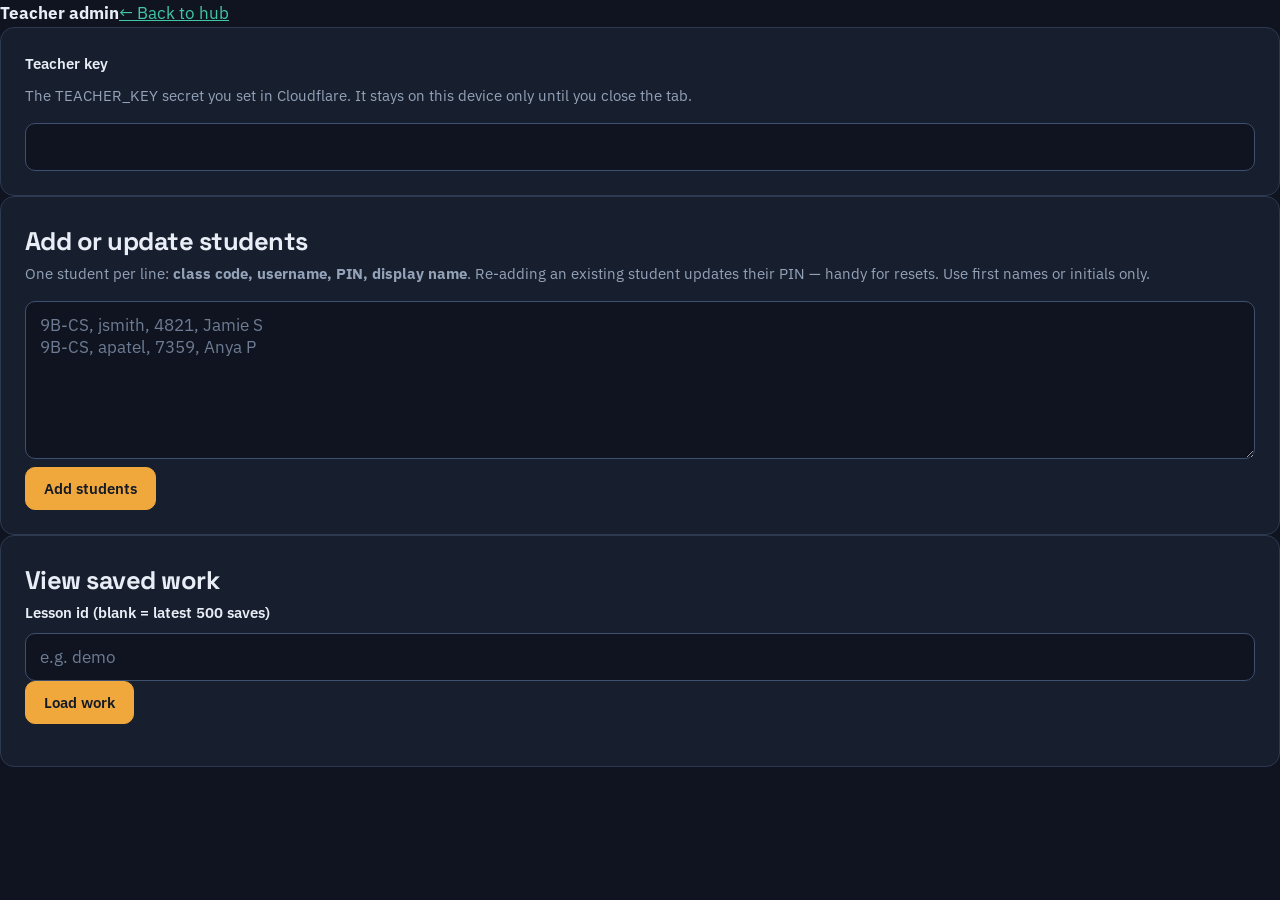
<file: site/admin.html>
<!doctype html>
<html lang="en">
<head>
<meta charset="utf-8">
<meta name="viewport" content="width=device-width, initial-scale=1">
<title>Teacher admin — lesson hub</title>
<link rel="stylesheet" href="style.css">
<script src="config.js"></script>
</head>
<body>
<header>
  <div class="bar">
    <div class="brand"><b>Teacher admin</b><span><a href="index.html">&larr; Back to hub</a></span></div>
  </div>
</header>

<main>
  <section class="station">
    <label for="tkey">Teacher key</label>
    <p class="hint" style="margin-top:0">The TEACHER_KEY secret you set in Cloudflare. It stays on this device only until you close the tab.</p>
    <input type="password" id="tkey" autocomplete="off">
  </section>

  <section class="station">
    <h2 style="margin-top:0">Add or update students</h2>
    <p class="hint" style="margin-top:0">One student per line: <b>class code, username, PIN, display name</b>.
       Re-adding an existing student updates their PIN — handy for resets. Use first names or initials only.</p>
    <textarea id="csv" rows="6" placeholder="9B-CS, jsmith, 4821, Jamie S&#10;9B-CS, apatel, 7359, Anya P"></textarea>
    <div class="row">
      <button class="btn-primary" id="addBtn">Add students</button>
      <span class="hint" id="addMsg"></span>
      <span class="err" id="addErr"></span>
    </div>
  </section>

  <section class="station">
    <h2 style="margin-top:0">View saved work</h2>
    <div class="grid3">
      <div><label for="lessonId">Lesson id (blank = latest 500 saves)</label><input type="text" id="lessonId" placeholder="e.g. demo"></div>
    </div>
    <div class="row">
      <button class="btn-primary" id="viewBtn">Load work</button>
      <span class="err" id="viewErr"></span>
    </div>
    <div id="results" style="margin-top:18px"></div>
  </section>
</main>

<script>
const API = (window.HUB && window.HUB.WORKER_URL) || "";
const $ = (id) => document.getElementById(id);
$("tkey").value = sessionStorage.getItem("hub_tkey") || "";
$("tkey").addEventListener("input", () => sessionStorage.setItem("hub_tkey", $("tkey").value));

$("addBtn").addEventListener("click", async () => {
  $("addErr").textContent = ""; $("addMsg").textContent = "";
  const students = $("csv").value.split("\n").map(line => {
    const [classCode, username, pin, ...rest] = line.split(",").map(s => (s||"").trim());
    return { classCode, username, pin, displayName: rest.join(", ") };
  }).filter(s => s.classCode && s.username && s.pin);
  if (!students.length){ $("addErr").textContent = "Nothing to add — check the format."; return; }
  try{
    const r = await fetch(API + "/api/teacher/students", {
      method:"POST",
      headers:{ "Content-Type":"application/json", "X-Teacher-Key": $("tkey").value },
      body: JSON.stringify({ students })
    });
    const d = await r.json();
    if (!r.ok) throw new Error(d.error || "Failed.");
    $("addMsg").textContent = d.added + " student(s) added or updated.";
  }catch(e){ $("addErr").textContent = e.message; }
});

$("viewBtn").addEventListener("click", async () => {
  $("viewErr").textContent = ""; $("results").innerHTML = "";
  try{
    const q = $("lessonId").value.trim();
    const r = await fetch(API + "/api/teacher/work" + (q ? "?lesson=" + encodeURIComponent(q) : ""), {
      headers: { "X-Teacher-Key": $("tkey").value }
    });
    const d = await r.json();
    if (!r.ok) throw new Error(d.error || "Failed.");
    if (!d.rows.length){ $("results").innerHTML = '<p class="hint">No saved work found.</p>'; return; }
    const table = document.createElement("table");
    table.innerHTML = "<thead><tr><th>Class</th><th>Student</th><th>Lesson</th><th>Last saved (UTC)</th><th>Work</th></tr></thead>";
    const tb = document.createElement("tbody");
    d.rows.forEach(row => {
      const tr = document.createElement("tr");
      const cells = [row.class_code, row.display_name, row.lesson_id, row.updated_at];
      cells.forEach(c => { const td = document.createElement("td"); td.textContent = c; tr.appendChild(td); });
      const td = document.createElement("td");
      const det = document.createElement("details"); det.className = "answers";
      const sum = document.createElement("summary"); sum.textContent = "Open"; det.appendChild(sum);
      Object.entries(row.data).forEach(([k, v]) => {
        const pre = document.createElement("pre"); pre.textContent = k + ":\n" + v; det.appendChild(pre);
      });
      td.appendChild(det); tr.appendChild(td); tb.appendChild(tr);
    });
    table.appendChild(tb);
    $("results").appendChild(table);
  }catch(e){ $("viewErr").textContent = e.message; }
});
</script>
</body>
</html>
</file>
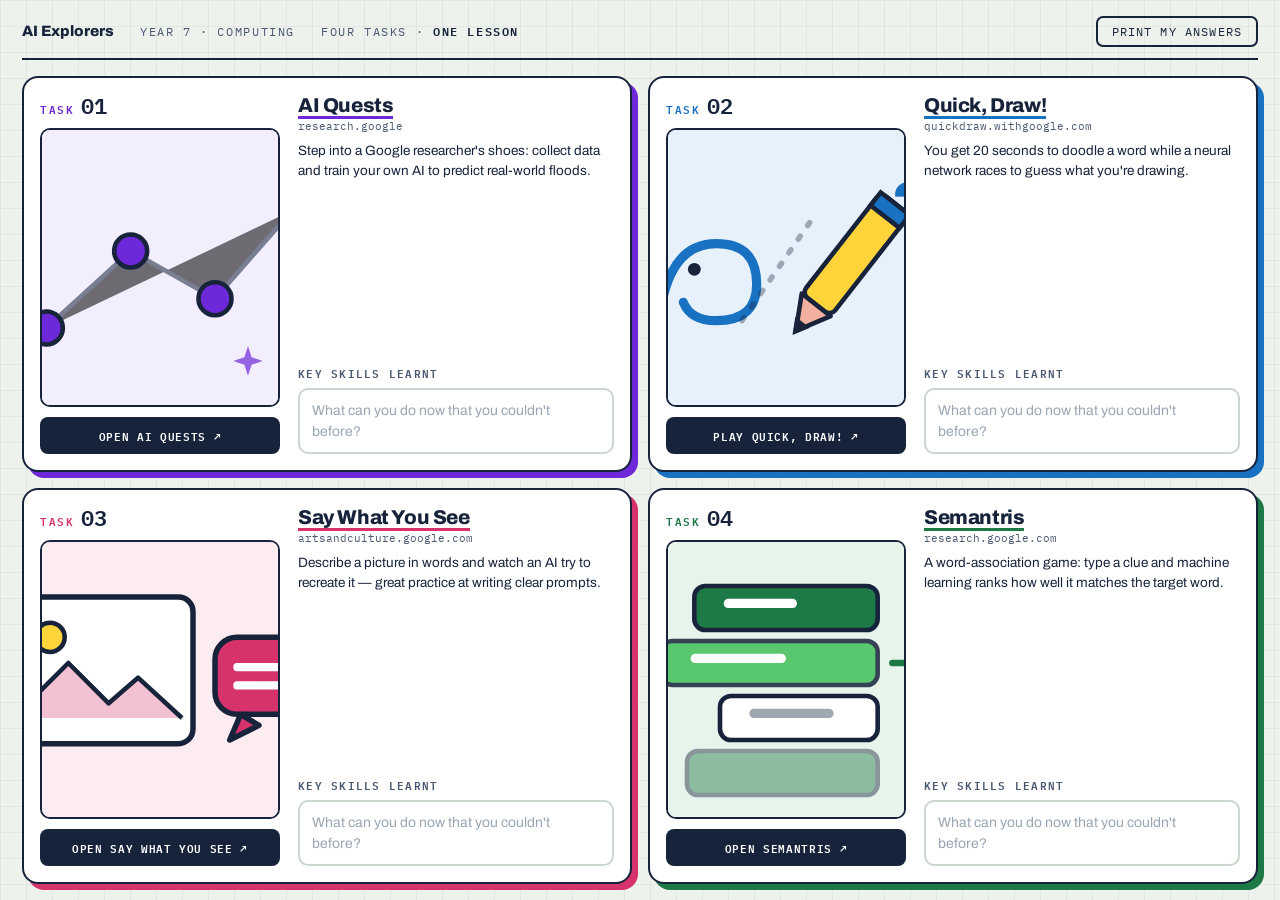
<file: Year7/OneOff/year7-lesson-hub.html>
<!DOCTYPE html>
<html lang="en-GB">
<head>
<meta charset="utf-8">
<meta name="viewport" content="width=device-width, initial-scale=1">
<title>Year 7 Computing — AI Explorers</title>
<link rel="preconnect" href="https://fonts.googleapis.com">
<link rel="preconnect" href="https://fonts.gstatic.com" crossorigin>
<link href="https://fonts.googleapis.com/css2?family=Archivo:wght@500;700;800&family=IBM+Plex+Mono:wght@400;500;600&display=swap" rel="stylesheet">
<style>
  :root{
    --ink:#16233B;
    --ink-soft:#4A5872;
    --paper:#EDF2EC;
    --card:#FFFFFF;
    --rule:#CBD6CC;
    --t1:#6D28D9;
    --t2:#1971C2;
    --t3:#D6336C;
    --t4:#1D7A46;
  }

  *{box-sizing:border-box}

  html,body{height:100%}
  body{
    margin:0;
    padding:16px 22px;
    display:flex;flex-direction:column;
    font-family:'Archivo',system-ui,sans-serif;
    color:var(--ink);
    background-color:var(--paper);
    background-image:
      linear-gradient(rgba(22,35,59,.055) 1px, transparent 1px),
      linear-gradient(90deg, rgba(22,35,59,.055) 1px, transparent 1px);
    background-size:26px 26px;
  }

  .strip{
    display:flex;flex-wrap:wrap;gap:8px 26px;align-items:baseline;
    padding-bottom:11px;border-bottom:2px solid var(--ink);flex:none;
  }
  .strip p{
    margin:0;font-family:'IBM Plex Mono',monospace;font-size:11.5px;letter-spacing:.14em;
    text-transform:uppercase;color:var(--ink-soft);
  }
  .strip b{color:var(--ink);font-weight:600}
  .strip .title{font-family:'Archivo';font-weight:800;font-size:15px;letter-spacing:0;text-transform:none;color:var(--ink)}
  .strip .push{margin-left:auto}

  .grid{
    flex:1;display:grid;
    grid-template-columns:repeat(2,1fr);
    grid-template-rows:repeat(2,1fr);
    gap:16px;padding-top:16px;min-height:0;
  }

  .task{
    display:grid;grid-template-columns:240px 1fr;gap:0 18px;min-height:0;
    background:var(--card);border:2px solid var(--ink);border-radius:16px;
    box-shadow:6px 6px 0 var(--accent);padding:16px;
  }

  .left{display:flex;flex-direction:column;gap:10px;min-width:0}
  .eyebrow{
    display:flex;align-items:baseline;gap:7px;margin:0;
    font-family:'IBM Plex Mono',monospace;font-size:11px;font-weight:600;
    letter-spacing:.14em;text-transform:uppercase;color:var(--accent);
  }
  .eyebrow span{font-size:22px;line-height:1;letter-spacing:-.03em;color:var(--ink)}

  .thumb{display:block;flex:1;min-height:0;border-radius:10px;overflow:hidden;border:2px solid var(--ink);transition:transform .18s ease;cursor:pointer}
  .thumb:hover,.thumb:focus-visible{transform:translateY(-3px)}
  .thumb svg{display:block;width:100%;height:100%;object-fit:cover}

  .go{
    text-align:center;
    font-family:'IBM Plex Mono',monospace;font-size:11px;font-weight:600;
    letter-spacing:.06em;text-transform:uppercase;text-decoration:none;
    background:var(--ink);color:#fff;padding:9px 8px;border-radius:8px;cursor:pointer;
  }
  .go:hover{background:var(--accent)}

  .right{display:flex;flex-direction:column;min-width:0}
  h2{font-size:20px;font-weight:800;letter-spacing:-.02em;line-height:1.1;margin:0 0 3px}
  h2 a{color:var(--ink);text-decoration:none;border-bottom:3px solid var(--accent);cursor:pointer}
  h2 a:hover{color:var(--accent)}
  .host{font-family:'IBM Plex Mono',monospace;font-size:11px;color:var(--ink-soft);margin:0 0 8px;word-break:break-all}
  .desc{font-size:13.5px;line-height:1.45;margin:0 0 12px;color:var(--ink)}

  .skills{margin-top:auto;display:flex;flex-direction:column;min-height:0}
  .skills label{
    display:block;font-family:'IBM Plex Mono',monospace;font-size:10.5px;font-weight:600;
    letter-spacing:.12em;text-transform:uppercase;color:var(--ink-soft);margin-bottom:6px;
  }
  textarea{
    width:100%;flex:1;min-height:56px;resize:none;padding:10px 12px;
    font-family:'Archivo',sans-serif;font-size:14px;line-height:1.5;color:var(--ink);
    background:var(--card);border:2px solid var(--rule);border-radius:10px;
  }
  textarea:focus{outline:none;border-color:var(--accent)}
  textarea::placeholder{color:#9AA6B4}

  :focus-visible{outline:3px solid var(--t2);outline-offset:3px}

  .print{
    font-family:'IBM Plex Mono',monospace;font-size:11.5px;letter-spacing:.1em;
    text-transform:uppercase;background:transparent;border:2px solid var(--ink);
    color:var(--ink);padding:6px 14px;border-radius:7px;cursor:pointer;
  }
  .print:hover{background:var(--ink);color:#fff}

  /* ---- device pop-up ---- */
  .overlay{
    position:fixed;inset:0;display:none;place-items:center;z-index:50;
    background:rgba(22,35,59,.55);backdrop-filter:blur(2px);padding:20px;
  }
  .overlay.open{display:grid}
  .modal{
    background:var(--card);border:2px solid var(--ink);border-radius:18px;
    box-shadow:8px 8px 0 var(--t2);padding:28px 30px;max-width:380px;width:100%;
    text-align:center;position:relative;
  }
  .modal h3{margin:0 0 4px;font-size:22px;font-weight:800;letter-spacing:-.02em}
  .modal .sub{margin:0 0 22px;font-size:14px;color:var(--ink-soft)}
  .choices{display:flex;gap:14px;justify-content:center}
  .choice{
    flex:1;display:flex;flex-direction:column;align-items:center;gap:8px;cursor:pointer;
    background:var(--card);border:2px solid var(--ink);border-radius:14px;padding:18px 10px;
    font-family:'Archivo',sans-serif;font-size:15px;font-weight:700;color:var(--ink);
    transition:transform .15s ease, box-shadow .15s ease;
  }
  .choice:hover{transform:translateY(-3px);box-shadow:5px 5px 0 var(--t2)}
  .choice svg{width:42px;height:42px}
  .close{
    position:absolute;top:12px;right:14px;border:none;background:transparent;
    font-size:24px;line-height:1;color:var(--ink-soft);cursor:pointer;
  }
  .close:hover{color:var(--ink)}
  .qr-view{display:none}
  .qr-view img{
    width:220px;height:220px;object-fit:contain;border:2px solid var(--ink);
    border-radius:12px;background:#fff;padding:8px;
  }
  .qr-view .back{
    margin-top:16px;font-family:'IBM Plex Mono',monospace;font-size:12px;
    letter-spacing:.06em;text-transform:uppercase;background:transparent;
    border:2px solid var(--ink);color:var(--ink);padding:8px 16px;border-radius:8px;cursor:pointer;
  }
  .qr-view .back:hover{background:var(--ink);color:#fff}

  @media (max-width:900px){
    html,body{height:auto}
    .grid{grid-template-columns:1fr;grid-template-rows:none;gap:20px}
    .task{grid-template-columns:150px 1fr}
    .thumb{flex:none;min-height:0}
    .thumb svg{height:auto}
    .strip .push{margin-left:0}
    textarea{min-height:84px}
  }
  @media (prefers-reduced-motion:reduce){*{transition:none!important}}
  @media print{
    body{background:#fff;padding:0;height:auto}
    .go,.print,.overlay{display:none!important}
    .task{box-shadow:none;break-inside:avoid}
    .grid{grid-template-rows:none}
  }
</style>
</head>
<body>

  <div class="strip">
    <p class="title">AI Explorers</p>
    <p>Year 7 · Computing</p>
    <p>Four tasks · <b>one lesson</b></p>
    <p class="push"><button class="print" onclick="window.print()">Print my answers</button></p>
  </div>

  <div class="grid">

    <!-- TASK 1 — AI Quests -->
    <section class="task" style="--accent:var(--t1)">
      <div class="left">
        <p class="eyebrow">Task <span>01</span></p>
        <a class="thumb" href="https://research.google/ai-quests/intl/en_gb" target="_blank" rel="noopener" aria-label="Open AI Quests">
          <svg viewBox="0 0 240 150" xmlns="http://www.w3.org/2000/svg" preserveAspectRatio="xMidYMid slice" aria-hidden="true">
            <rect width="240" height="150" fill="#F3EEFE"/>
            <g stroke="#16233B" stroke-width="2.5" opacity=".55">
              <path d="M58 108 L104 66 L150 92 L192 44"/>
            </g>
            <g fill="#6D28D9" stroke="#16233B" stroke-width="2.5">
              <circle cx="58" cy="108" r="9"/>
              <circle cx="104" cy="66" r="9"/>
              <circle cx="150" cy="92" r="9"/>
            </g>
            <path d="M192 44 v-26 l30 12 -30 12" fill="#6D28D9" stroke="#16233B" stroke-width="2.5" stroke-linejoin="round"/>
            <path d="M192 20 v54" stroke="#16233B" stroke-width="2.5"/>
            <g fill="#6D28D9">
              <path d="M40 40 l3 8 8 3 -8 3 -3 8 -3 -8 -8 -3 8 -3z"/>
              <path d="M168 118 l2 6 6 2 -6 2 -2 6 -2 -6 -6 -2 6 -2z" opacity=".7"/>
            </g>
          </svg>
        </a>
        <a class="go" href="https://research.google/ai-quests/intl/en_gb" target="_blank" rel="noopener">Open AI Quests ↗</a>
      </div>
      <div class="right">
        <h2><a href="https://research.google/ai-quests/intl/en_gb" target="_blank" rel="noopener">AI Quests</a></h2>
        <p class="host">research.google</p>
        <p class="desc">Step into a Google researcher's shoes: collect data and train your own AI to predict real-world floods.</p>
        <div class="skills">
          <label for="k1">Key skills learnt</label>
          <textarea id="k1" placeholder="What can you do now that you couldn't before?"></textarea>
        </div>
      </div>
    </section>

    <!-- TASK 2 — Quick, Draw! -->
    <section class="task" style="--accent:var(--t2)">
      <div class="left">
        <p class="eyebrow">Task <span>02</span></p>
        <a class="thumb" data-quickdraw href="https://quickdraw.withgoogle.com/" aria-label="Play Quick, Draw!">
          <svg viewBox="0 0 240 150" xmlns="http://www.w3.org/2000/svg" preserveAspectRatio="xMidYMid slice" aria-hidden="true">
            <rect width="240" height="150" fill="#E7F1FB"/>
            <path d="M52 96 q6 -34 30 -34 q22 0 22 22 q0 20 -22 20 q-14 0 -18 -10" fill="none" stroke="#1971C2" stroke-width="5" stroke-linecap="round"/>
            <circle cx="70" cy="76" r="3.5" fill="#16233B"/>
            <path d="M96 104 l40 -58" stroke="#16233B" stroke-width="3" stroke-linecap="round" opacity=".35" stroke-dasharray="2 7"/>
            <g transform="rotate(38 150 78)">
              <rect x="140" y="30" width="20" height="70" rx="4" fill="#FFD43B" stroke="#16233B" stroke-width="2.5"/>
              <path d="M140 100 h20 l-10 18 z" fill="#F1B0A0" stroke="#16233B" stroke-width="2.5" stroke-linejoin="round"/>
              <path d="M145 112 h10 l-5 9 z" fill="#16233B"/>
              <rect x="140" y="30" width="20" height="9" fill="#1971C2" stroke="#16233B" stroke-width="2.5"/>
            </g>
            <text x="178" y="52" font-family="Archivo, sans-serif" font-size="34" font-weight="800" fill="#1971C2">?</text>
          </svg>
        </a>
        <a class="go" data-quickdraw href="https://quickdraw.withgoogle.com/">Play Quick, Draw! ↗</a>
      </div>
      <div class="right">
        <h2><a data-quickdraw href="https://quickdraw.withgoogle.com/">Quick, Draw!</a></h2>
        <p class="host">quickdraw.withgoogle.com</p>
        <p class="desc">You get 20 seconds to doodle a word while a neural network races to guess what you're drawing.</p>
        <div class="skills">
          <label for="k2">Key skills learnt</label>
          <textarea id="k2" placeholder="What can you do now that you couldn't before?"></textarea>
        </div>
      </div>
    </section>

    <!-- TASK 3 — Say What You See -->
    <section class="task" style="--accent:var(--t3)">
      <div class="left">
        <p class="eyebrow">Task <span>03</span></p>
        <a class="thumb" href="https://artsandculture.google.com/experiment/say-what-you-see/jwG3m7wQShZngw?hl=en" target="_blank" rel="noopener" aria-label="Open Say What You See">
          <svg viewBox="0 0 240 150" xmlns="http://www.w3.org/2000/svg" preserveAspectRatio="xMidYMid slice" aria-hidden="true">
            <rect width="240" height="150" fill="#FCECF2"/>
            <rect x="34" y="30" width="104" height="80" rx="8" fill="#fff" stroke="#16233B" stroke-width="3"/>
            <circle cx="60" cy="52" r="8" fill="#FFD43B" stroke="#16233B" stroke-width="2.5"/>
            <path d="M40 96 L70 66 L92 88 L108 74 L132 96 Z" fill="#D6336C" opacity=".3"/>
            <path d="M40 96 L70 66 L92 88 L108 74 L132 96" fill="none" stroke="#16233B" stroke-width="2.5" stroke-linejoin="round"/>
            <g>
              <rect x="150" y="52" width="60" height="42" rx="12" fill="#D6336C" stroke="#16233B" stroke-width="3"/>
              <path d="M164 94 l-6 14 16 -8z" fill="#D6336C" stroke="#16233B" stroke-width="3" stroke-linejoin="round"/>
              <rect x="160" y="66" width="40" height="4.5" rx="2" fill="#fff"/>
              <rect x="160" y="76" width="28" height="4.5" rx="2" fill="#fff"/>
            </g>
          </svg>
        </a>
        <a class="go" href="https://artsandculture.google.com/experiment/say-what-you-see/jwG3m7wQShZngw?hl=en" target="_blank" rel="noopener">Open Say What You See ↗</a>
      </div>
      <div class="right">
        <h2><a href="https://artsandculture.google.com/experiment/say-what-you-see/jwG3m7wQShZngw?hl=en" target="_blank" rel="noopener">Say What You See</a></h2>
        <p class="host">artsandculture.google.com</p>
        <p class="desc">Describe a picture in words and watch an AI try to recreate it — great practice at writing clear prompts.</p>
        <div class="skills">
          <label for="k3">Key skills learnt</label>
          <textarea id="k3" placeholder="What can you do now that you couldn't before?"></textarea>
        </div>
      </div>
    </section>

    <!-- TASK 4 — Semantris -->
    <section class="task" style="--accent:var(--t4)">
      <div class="left">
        <p class="eyebrow">Task <span>04</span></p>
        <a class="thumb" href="https://research.google.com/semantris/" target="_blank" rel="noopener" aria-label="Open Semantris">
          <svg viewBox="0 0 240 150" xmlns="http://www.w3.org/2000/svg" preserveAspectRatio="xMidYMid slice" aria-hidden="true">
            <rect width="240" height="150" fill="#E7F4EC"/>
            <g stroke="#16233B" stroke-width="2.5">
              <rect x="70" y="24" width="100" height="24" rx="6" fill="#1D7A46"/>
              <rect x="52" y="54" width="118" height="24" rx="6" fill="#40C057" opacity=".85"/>
              <rect x="84" y="84" width="86" height="24" rx="6" fill="#fff"/>
              <rect x="66" y="114" width="104" height="24" rx="6" fill="#1D7A46" opacity=".45"/>
            </g>
            <rect x="86" y="31" width="40" height="5" rx="2.5" fill="#fff"/>
            <rect x="68" y="61" width="52" height="5" rx="2.5" fill="#fff"/>
            <rect x="100" y="91" width="46" height="5" rx="2.5" fill="#16233B" opacity=".4"/>
            <path d="M178 66 h34 m-12 -8 l12 8 -12 8" fill="none" stroke="#1D7A46" stroke-width="3.5" stroke-linecap="round" stroke-linejoin="round"/>
          </svg>
        </a>
        <a class="go" href="https://research.google.com/semantris/" target="_blank" rel="noopener">Open Semantris ↗</a>
      </div>
      <div class="right">
        <h2><a href="https://research.google.com/semantris/" target="_blank" rel="noopener">Semantris</a></h2>
        <p class="host">research.google.com</p>
        <p class="desc">A word-association game: type a clue and machine learning ranks how well it matches the target word.</p>
        <div class="skills">
          <label for="k4">Key skills learnt</label>
          <textarea id="k4" placeholder="What can you do now that you couldn't before?"></textarea>
        </div>
      </div>
    </section>

  </div>

  <!-- Quick, Draw! device pop-up -->
  <div class="overlay" id="qdOverlay" role="dialog" aria-modal="true" aria-labelledby="qdTitle">
    <div class="modal">
      <button class="close" onclick="closeQuickDraw()" aria-label="Close">&times;</button>

      <div class="choose-view" id="chooseView">
        <h3 id="qdTitle">Quick, Draw!</h3>
        <p class="sub">Do you want to play on your:</p>
        <div class="choices">
          <button class="choice" onclick="showQR()">
            <svg viewBox="0 0 24 24" fill="none" stroke="#16233B" stroke-width="1.8" stroke-linecap="round" stroke-linejoin="round" aria-hidden="true">
              <rect x="4" y="2" width="16" height="20" rx="2"/>
              <line x1="12" y1="18" x2="12" y2="18"/>
            </svg>
            iPad
          </button>
          <button class="choice" onclick="openComputer()">
            <svg viewBox="0 0 24 24" fill="none" stroke="#16233B" stroke-width="1.8" stroke-linecap="round" stroke-linejoin="round" aria-hidden="true">
              <rect x="2" y="4" width="20" height="13" rx="2"/>
              <line x1="8" y1="21" x2="16" y2="21"/>
              <line x1="12" y1="17" x2="12" y2="21"/>
            </svg>
            Computer
          </button>
        </div>
      </div>

      <div class="qr-view" id="qrView">
        <h3>Scan to play</h3>
        <p class="sub">Point your iPad camera at the code:</p>
        <img src="qr.png" alt="QR code to open Quick, Draw!">
        <div><button class="back" onclick="backToChoice()">← Back</button></div>
      </div>
    </div>
  </div>

<script>
  const overlay   = document.getElementById('qdOverlay');
  const chooseView= document.getElementById('chooseView');
  const qrView    = document.getElementById('qrView');
  const QD_URL    = 'https://quickdraw.withgoogle.com/';

  function openQuickDraw(e){
    if (e) e.preventDefault();
    chooseView.style.display = 'block';
    qrView.style.display = 'none';
    overlay.classList.add('open');
  }
  function closeQuickDraw(){ overlay.classList.remove('open'); }
  function showQR(){ chooseView.style.display = 'none'; qrView.style.display = 'block'; }
  function backToChoice(){ qrView.style.display = 'none'; chooseView.style.display = 'block'; }
  function openComputer(){ window.open(QD_URL, '_blank', 'noopener'); closeQuickDraw(); }

  // Intercept every Quick, Draw! trigger (thumbnail, play button, title link)
  document.querySelectorAll('[data-quickdraw]').forEach(el=>{
    el.addEventListener('click', openQuickDraw);
  });

  // Dismiss on backdrop click or Escape
  overlay.addEventListener('click', e=>{ if (e.target === overlay) closeQuickDraw(); });
  document.addEventListener('keydown', e=>{ if (e.key === 'Escape') closeQuickDraw(); });
</script>
</body>
</html>
</file>
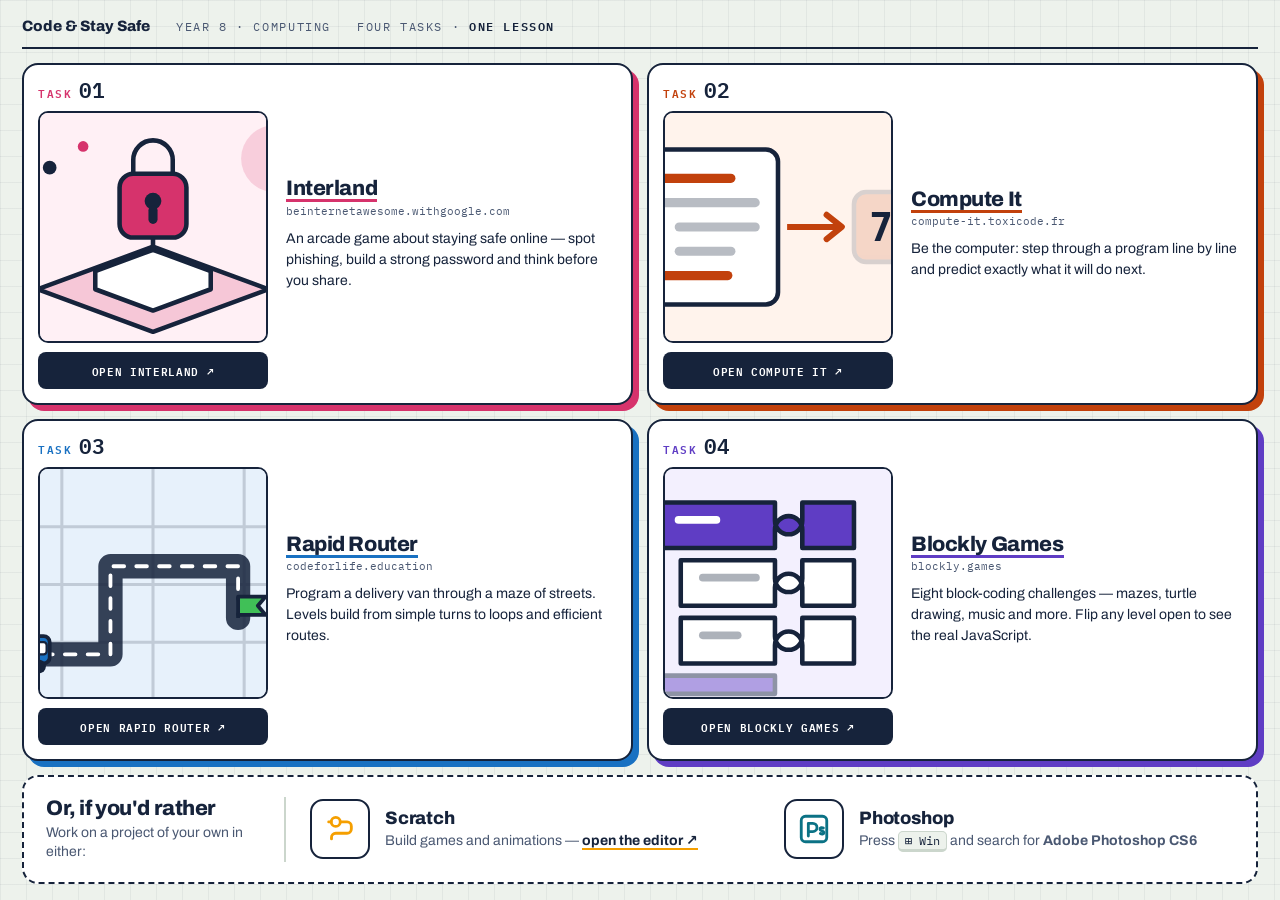
<file: Year8/OneOff/year8-lesson-hub.html>
<!DOCTYPE html>
<html lang="en-GB">
<head>
<meta charset="utf-8">
<meta name="viewport" content="width=device-width, initial-scale=1">
<title>Year 8 Computing — Code & Stay Safe</title>
<link rel="preconnect" href="https://fonts.googleapis.com">
<link rel="preconnect" href="https://fonts.gstatic.com" crossorigin>
<link href="https://fonts.googleapis.com/css2?family=Archivo:wght@500;700;800&family=IBM+Plex+Mono:wght@400;500;600&display=swap" rel="stylesheet">
<style>
  :root{
    --ink:#16233B;
    --ink-soft:#4A5872;
    --paper:#EDF2EC;
    --card:#FFFFFF;
    --rule:#CBD6CC;
    --t1:#D6336C;
    --t2:#C2410C;
    --t3:#1971C2;
    --t4:#5F3DC4;
    --scratch:#F59F00;
    --ps:#0B7285;
  }

  *{box-sizing:border-box}

  html,body{height:100%}
  body{
    margin:0;
    padding:16px 22px;
    display:flex;flex-direction:column;
    font-family:'Archivo',system-ui,sans-serif;
    color:var(--ink);
    background-color:var(--paper);
    background-image:
      linear-gradient(rgba(22,35,59,.055) 1px, transparent 1px),
      linear-gradient(90deg, rgba(22,35,59,.055) 1px, transparent 1px);
    background-size:26px 26px;
  }

  .strip{
    display:flex;flex-wrap:wrap;gap:8px 26px;align-items:baseline;
    padding-bottom:11px;border-bottom:2px solid var(--ink);flex:none;
  }
  .strip p{
    margin:0;font-family:'IBM Plex Mono',monospace;font-size:11.5px;letter-spacing:.14em;
    text-transform:uppercase;color:var(--ink-soft);
  }
  .strip b{color:var(--ink);font-weight:600}
  .strip .title{font-family:'Archivo';font-weight:800;font-size:15px;letter-spacing:0;text-transform:none;color:var(--ink)}

  .grid{
    flex:1;display:grid;
    grid-template-columns:repeat(2,1fr);
    grid-template-rows:repeat(2,1fr);
    gap:14px;padding:14px 0;min-height:0;
  }

  .task{
    display:grid;grid-template-columns:230px 1fr;gap:0 18px;min-height:0;
    background:var(--card);border:2px solid var(--ink);border-radius:16px;
    box-shadow:6px 6px 0 var(--accent);padding:14px;
  }

  .left{display:flex;flex-direction:column;gap:9px;min-width:0}
  .eyebrow{
    display:flex;align-items:baseline;gap:7px;margin:0;
    font-family:'IBM Plex Mono',monospace;font-size:11px;font-weight:600;
    letter-spacing:.14em;text-transform:uppercase;color:var(--accent);
  }
  .eyebrow span{font-size:21px;line-height:1;letter-spacing:-.03em;color:var(--ink)}

  .thumb{display:block;flex:1;min-height:0;border-radius:10px;overflow:hidden;border:2px solid var(--ink);transition:transform .18s ease}
  .thumb:hover,.thumb:focus-visible{transform:translateY(-3px)}
  .thumb svg{display:block;width:100%;height:100%;object-fit:cover}

  .go{
    text-align:center;
    font-family:'IBM Plex Mono',monospace;font-size:11px;font-weight:600;
    letter-spacing:.06em;text-transform:uppercase;text-decoration:none;
    background:var(--ink);color:#fff;padding:9px 8px;border-radius:8px;
  }
  .go:hover{background:var(--accent)}

  .right{display:flex;flex-direction:column;justify-content:center;min-width:0}
  h2{font-size:21px;font-weight:800;letter-spacing:-.02em;line-height:1.1;margin:0 0 3px}
  h2 a{color:var(--ink);text-decoration:none;border-bottom:3px solid var(--accent)}
  h2 a:hover{color:var(--accent)}
  .host{font-family:'IBM Plex Mono',monospace;font-size:11px;color:var(--ink-soft);margin:0 0 10px;word-break:break-all}
  .desc{font-size:14px;line-height:1.5;margin:0;color:var(--ink)}

  /* ---- finished early / own projects ---- */
  .projects{
    flex:none;display:grid;grid-template-columns:auto 1fr 1fr;gap:0 24px;align-items:center;
    background:var(--card);border:2px dashed var(--ink);border-radius:16px;padding:20px 22px;
  }
  .projects .head{max-width:240px;padding-right:22px;border-right:2px solid var(--rule)}
  .projects .head h3{margin:0 0 4px;font-size:21px;font-weight:800;letter-spacing:-.02em}
  .projects .head p{margin:0;font-size:14px;line-height:1.4;color:var(--ink-soft)}

  .opt{display:flex;align-items:center;gap:15px;min-width:0}
  .opt .icon{
    flex:none;width:60px;height:60px;display:grid;place-items:center;
    border:2px solid var(--ink);border-radius:13px;background:var(--card);
  }
  .opt .icon svg{width:34px;height:34px}
  .opt .txt{min-width:0}
  .opt .txt h4{margin:0 0 3px;font-size:18px;font-weight:800;letter-spacing:-.01em}
  .opt .txt p{margin:0;font-size:14px;line-height:1.45;color:var(--ink-soft)}
  .opt .txt a{color:var(--ink);font-weight:700;text-decoration:none;border-bottom:2px solid var(--accent)}
  .opt .txt a:hover{color:var(--accent)}
  kbd{
    font-family:'IBM Plex Mono',monospace;font-size:12px;background:var(--paper);
    border:1.5px solid var(--rule);border-bottom-width:3px;border-radius:5px;padding:1px 6px;color:var(--ink);
  }

  :focus-visible{outline:3px solid var(--t3);outline-offset:3px}

  @media (max-width:900px){
    html,body{height:auto}
    .grid{grid-template-columns:1fr;grid-template-rows:none;gap:18px}
    .task{grid-template-columns:140px 1fr}
    .thumb{flex:none;min-height:0}
    .thumb svg{height:auto}
    .projects{grid-template-columns:1fr;gap:14px}
    .projects .head{max-width:none;padding-right:0;border-right:none;border-bottom:2px solid var(--rule);padding-bottom:12px}
  }
  @media (prefers-reduced-motion:reduce){*{transition:none!important}}
  @media print{
    body{background:#fff;padding:0;height:auto}
    .go{display:none}
    .task{box-shadow:none;break-inside:avoid}
    .grid{grid-template-rows:none}
  }
</style>
</head>
<body>

  <div class="strip">
    <p class="title">Code &amp; Stay Safe</p>
    <p>Year 8 · Computing</p>
    <p>Four tasks · <b>one lesson</b></p>
  </div>

  <div class="grid">

    <!-- TASK 1 — Interland -->
    <section class="task" style="--accent:var(--t1)">
      <div class="left">
        <p class="eyebrow">Task <span>01</span></p>
        <a class="thumb" href="https://beinternetawesome.withgoogle.com/en_uk/interland" target="_blank" rel="noopener" aria-label="Open Interland">
          <svg viewBox="0 0 240 150" xmlns="http://www.w3.org/2000/svg" preserveAspectRatio="xMidYMid slice" aria-hidden="true">
            <rect width="240" height="150" fill="#FFF0F5"/>
            <circle cx="200" cy="30" r="22" fill="#D6336C" opacity=".18"/>
            <path d="M44 116 L120 88 L196 116 L120 144 Z" fill="#D6336C" opacity=".22"/>
            <path d="M44 116 L120 88 L196 116 L120 144 Z" fill="none" stroke="#16233B" stroke-width="3" stroke-linejoin="round"/>
            <path d="M82 104 L120 90 L158 104 L158 116 L120 130 L82 116 Z" fill="#fff" stroke="#16233B" stroke-width="3" stroke-linejoin="round"/>
            <rect x="98" y="40" width="44" height="42" rx="9" fill="#D6336C" stroke="#16233B" stroke-width="3"/>
            <path d="M107 40 v-9 a13 13 0 0 1 26 0 v9" fill="none" stroke="#16233B" stroke-width="3"/>
            <circle cx="120" cy="58" r="5.5" fill="#16233B"/>
            <rect x="117" y="61" width="6" height="12" rx="3" fill="#16233B"/>
            <path d="M120 82 v9" stroke="#16233B" stroke-width="3"/>
            <circle cx="52" cy="36" r="4.5" fill="#16233B"/>
            <circle cx="74" cy="22" r="3.5" fill="#D6336C"/>
          </svg>
        </a>
        <a class="go" href="https://beinternetawesome.withgoogle.com/en_uk/interland" target="_blank" rel="noopener">Open Interland ↗</a>
      </div>
      <div class="right">
        <h2><a href="https://beinternetawesome.withgoogle.com/en_uk/interland" target="_blank" rel="noopener">Interland</a></h2>
        <p class="host">beinternetawesome.withgoogle.com</p>
        <p class="desc">An arcade game about staying safe online — spot phishing, build a strong password and think before you share.</p>
      </div>
    </section>

    <!-- TASK 2 — Compute It -->
    <section class="task" style="--accent:var(--t2)">
      <div class="left">
        <p class="eyebrow">Task <span>02</span></p>
        <a class="thumb" href="https://compute-it.toxicode.fr/" target="_blank" rel="noopener" aria-label="Open Compute It">
          <svg viewBox="0 0 240 150" xmlns="http://www.w3.org/2000/svg" preserveAspectRatio="xMidYMid slice" aria-hidden="true">
            <rect width="240" height="150" fill="#FFF3EC"/>
            <rect x="30" y="24" width="90" height="102" rx="8" fill="#fff" stroke="#16233B" stroke-width="3"/>
            <rect x="42" y="40" width="50" height="6" rx="3" fill="#C2410C"/>
            <rect x="42" y="56" width="66" height="6" rx="3" fill="#16233B" opacity=".3"/>
            <rect x="52" y="72" width="56" height="6" rx="3" fill="#16233B" opacity=".3"/>
            <rect x="52" y="88" width="40" height="6" rx="3" fill="#16233B" opacity=".3"/>
            <rect x="42" y="104" width="48" height="6" rx="3" fill="#C2410C"/>
            <path d="M126 75 h34" stroke="#C2410C" stroke-width="4"/>
            <path d="M152 67 l10 8 -10 8" fill="none" stroke="#C2410C" stroke-width="4" stroke-linecap="round" stroke-linejoin="round"/>
            <rect x="170" y="52" width="44" height="46" rx="8" fill="#C2410C" opacity=".16" stroke="#16233B" stroke-width="3"/>
            <text x="180" y="84" font-family="monospace" font-size="26" font-weight="bold" fill="#16233B">7</text>
          </svg>
        </a>
        <a class="go" href="https://compute-it.toxicode.fr/" target="_blank" rel="noopener">Open Compute It ↗</a>
      </div>
      <div class="right">
        <h2><a href="https://compute-it.toxicode.fr/" target="_blank" rel="noopener">Compute It</a></h2>
        <p class="host">compute-it.toxicode.fr</p>
        <p class="desc">Be the computer: step through a program line by line and predict exactly what it will do next.</p>
      </div>
    </section>

    <!-- TASK 3 — Rapid Router -->
    <section class="task" style="--accent:var(--t3)">
      <div class="left">
        <p class="eyebrow">Task <span>03</span></p>
        <a class="thumb" href="https://www.codeforlife.education/rapidrouter/1/" target="_blank" rel="noopener" aria-label="Open Rapid Router">
          <svg viewBox="0 0 240 150" xmlns="http://www.w3.org/2000/svg" preserveAspectRatio="xMidYMid slice" aria-hidden="true">
            <rect width="240" height="150" fill="#E7F1FB"/>
            <g stroke="#16233B" stroke-width="2" opacity=".18">
              <path d="M0 38 h240 M0 76 h240 M0 114 h240 M60 0 v150 M120 0 v150 M180 0 v150"/>
            </g>
            <path d="M32 122 h60 v-58 h84 v34" fill="none" stroke="#16233B" stroke-width="16" stroke-linecap="round" stroke-linejoin="round" opacity=".85"/>
            <path d="M32 122 h60 v-58 h84 v34" fill="none" stroke="#fff" stroke-width="2.5" stroke-dasharray="7 8" stroke-linecap="round"/>
            <g>
              <rect x="18" y="110" width="34" height="18" rx="4" fill="#1971C2" stroke="#16233B" stroke-width="2.5"/>
              <rect x="40" y="114" width="10" height="8" rx="2" fill="#fff" stroke="#16233B" stroke-width="1.5"/>
              <circle cx="27" cy="130" r="4.5" fill="#16233B"/>
              <circle cx="45" cy="130" r="4.5" fill="#16233B"/>
            </g>
            <g transform="translate(176 98)">
              <path d="M0 0 v-14" stroke="#16233B" stroke-width="2.5"/>
              <path d="M0 -14 h18 l-5 6 5 6 h-18z" fill="#40C057" stroke="#16233B" stroke-width="2.5" stroke-linejoin="round"/>
            </g>
          </svg>
        </a>
        <a class="go" href="https://www.codeforlife.education/rapidrouter/1/" target="_blank" rel="noopener">Open Rapid Router ↗</a>
      </div>
      <div class="right">
        <h2><a href="https://www.codeforlife.education/rapidrouter/1/" target="_blank" rel="noopener">Rapid Router</a></h2>
        <p class="host">codeforlife.education</p>
        <p class="desc">Program a delivery van through a maze of streets. Levels build from simple turns to loops and efficient routes.</p>
      </div>
    </section>

    <!-- TASK 4 — Blockly Games -->
    <section class="task" style="--accent:var(--t4)">
      <div class="left">
        <p class="eyebrow">Task <span>04</span></p>
        <a class="thumb" href="https://blockly.games/?lang=en" target="_blank" rel="noopener" aria-label="Open Blockly Games">
          <svg viewBox="0 0 240 150" xmlns="http://www.w3.org/2000/svg" preserveAspectRatio="xMidYMid slice" aria-hidden="true">
            <rect width="240" height="150" fill="#F3F0FE"/>
            <g stroke="#16233B" stroke-width="3" stroke-linejoin="round">
              <path d="M40 22 h78 v12 a9 9 0 0 0 18 0 V22 h34 v30 h-34 v-12 a9 9 0 0 0-18 0 v12 H40 Z" fill="#5F3DC4"/>
              <path d="M56 60 h62 v12 a9 9 0 0 0 18 0 V60 h34 v30 h-34 v-12 a9 9 0 0 0-18 0 v12 H56 Z" fill="#fff"/>
              <path d="M56 98 h62 v12 a9 9 0 0 0 18 0 V98 h34 v30 h-34 v-12 a9 9 0 0 0-18 0 v12 H56 Z" fill="#fff"/>
              <path d="M40 136 h78 v12 h-78 Z" fill="#5F3DC4" opacity=".45"/>
            </g>
            <rect x="52" y="31" width="30" height="5" rx="2.5" fill="#fff"/>
            <rect x="68" y="69" width="40" height="5" rx="2.5" fill="#16233B" opacity=".35"/>
            <rect x="68" y="107" width="28" height="5" rx="2.5" fill="#16233B" opacity=".35"/>
          </svg>
        </a>
        <a class="go" href="https://blockly.games/?lang=en" target="_blank" rel="noopener">Open Blockly Games ↗</a>
      </div>
      <div class="right">
        <h2><a href="https://blockly.games/?lang=en" target="_blank" rel="noopener">Blockly Games</a></h2>
        <p class="host">blockly.games</p>
        <p class="desc">Eight block-coding challenges — mazes, turtle drawing, music and more. Flip any level open to see the real JavaScript.</p>
      </div>
    </section>

  </div>

  <!-- Own projects -->
  <section class="projects">
    <div class="head">
      <h3>Or, if you'd rather</h3>
      <p>Work on a project of your own in either:</p>
    </div>

    <div class="opt" style="--accent:var(--scratch)">
      <span class="icon">
        <svg viewBox="0 0 24 24" fill="none" stroke="#F59F00" stroke-width="2" stroke-linecap="round" stroke-linejoin="round" aria-hidden="true">
          <circle cx="9" cy="7" r="3.2"/>
          <path d="M12.2 7 H17 a3 3 0 0 1 3 3 v2 a3 3 0 0 1-3 3 H9 a3 3 0 0 0-3 3 v1"/>
          <path d="M5.8 7 H4"/>
        </svg>
      </span>
      <div class="txt">
        <h4>Scratch</h4>
        <p>Build games and animations — <a href="https://scratch.mit.edu/projects/editor/" target="_blank" rel="noopener">open the editor ↗</a></p>
      </div>
    </div>

    <div class="opt" style="--accent:var(--ps)">
      <span class="icon">
        <svg viewBox="0 0 24 24" fill="none" stroke="#0B7285" stroke-width="2" stroke-linecap="round" stroke-linejoin="round" aria-hidden="true">
          <rect x="3" y="3" width="18" height="18" rx="3"/>
          <path d="M8 17 V8 h3.2a2.9 2.9 0 0 1 0 5.8H8"/>
          <path d="M16.5 15.2c.9.6 2.5.5 2.5-.7 0-1.5-2.8-.9-2.8-2.4 0-1.1 1.5-1.3 2.4-.8"/>
        </svg>
      </span>
      <div class="txt">
        <h4>Photoshop</h4>
        <p>Press <kbd>⊞ Win</kbd> and search for <b>Adobe Photoshop CS6</b></p>
      </div>
    </div>
  </section>

</body>
</html>
</file>
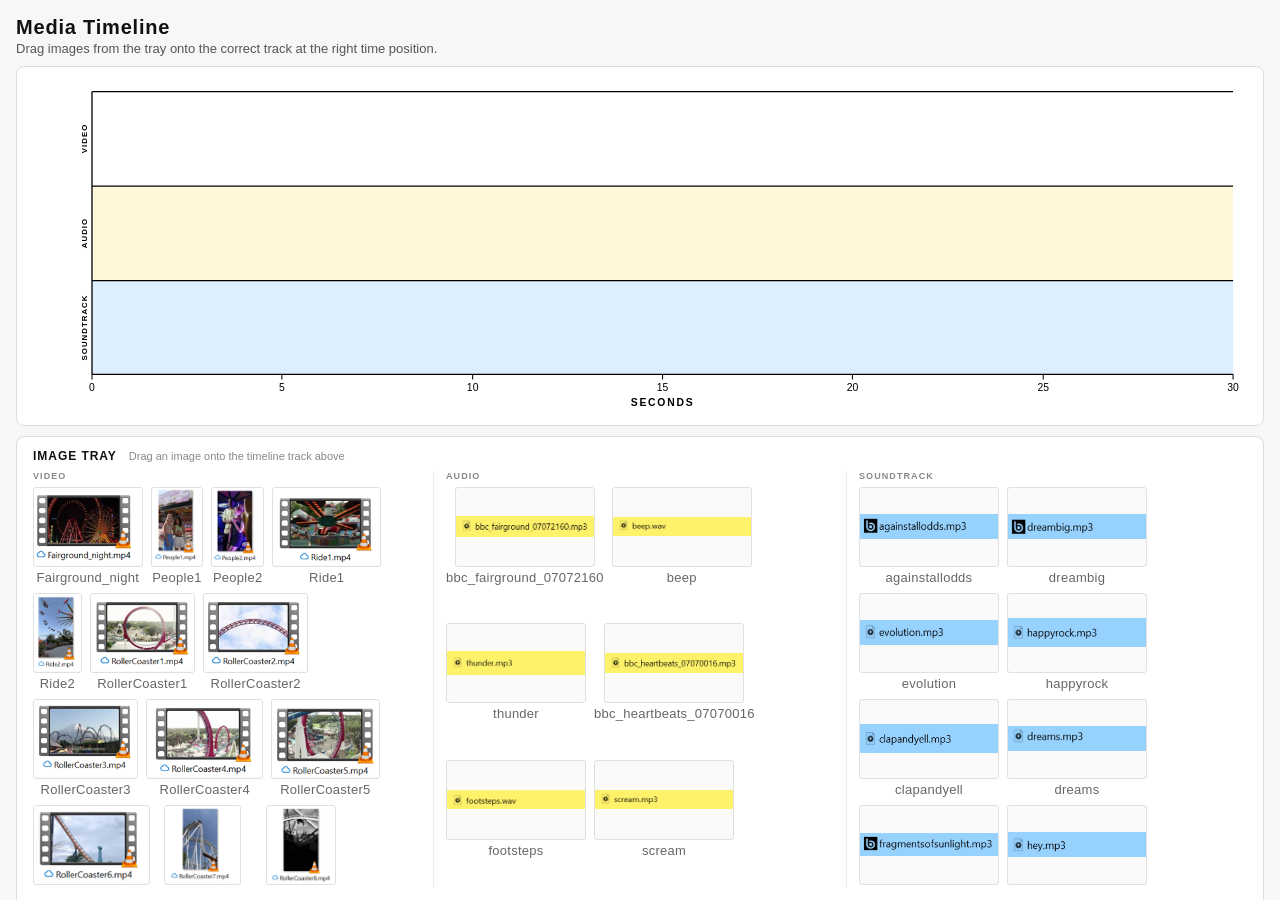
<file: Year9/9.6/MediaTimeline.html>
<!DOCTYPE html>
<html lang="en">
<head>
  <meta charset="UTF-8" />
  <meta http-equiv="Cache-Control" content="no-cache, no-store, must-revalidate" />
  <meta http-equiv="Pragma" content="no-cache" />
  <meta http-equiv="Expires" content="0" />
  <meta name="viewport" content="width=device-width, initial-scale=1.0" />
  <title>Media Timeline</title>
  <style>
    *, *::before, *::after { margin: 0; padding: 0; box-sizing: border-box; }

    html, body {
      height: 100%;
      overflow: hidden;
    }

    body {
      background: #f7f7f5;
      font-family: Arial, Helvetica, sans-serif;
      height: 100vh;
      display: flex;
      flex-direction: column;
      padding: 16px 16px 0;
      gap: 10px;
    }

    /* ── Header ─────────────────────────────────────── */
    header {
      width: 100%;
      flex-shrink: 0;
      display: flex;
      align-items: baseline;
      justify-content: space-between;
      gap: 12px;
    }
    header h1 {
      font-size: 20px;
      font-weight: 700;
      letter-spacing: 0.04em;
      color: #111;
    }
    header p {
      font-size: 13px;
      color: #555;
    }
    .header-left { display: flex; flex-direction: column; gap: 2px; }

    /* ── Timeline card — shrinks to fit SVG, never grows beyond it ── */
    .timeline-card {
      width: 100%;
      flex-shrink: 0;
      background: #fff;
      border: 1px solid #ddd;
      border-radius: 8px;
      padding: 16px 16px 12px;
      position: relative;
      display: flex;
      flex-direction: column;
    }

    /* SVG wrapper — natural height from aspect ratio, capped at 48vh */
    .timeline-svg-wrap {
      width: 100%;
      margin-left: 0;
      position: relative;
    }
    .timeline-svg-wrap svg {
      width: 100%;
      height: auto;
      max-height: 48vh;
      display: block;
      overflow: visible;
    }

    /* Drop zone overlays — fixed, positioned over SVG plot area by JS */
    .drop-zones {
      position: fixed;
      top: 0; left: 0;
      width: 0; height: 0;
      pointer-events: none;
    }
    .drop-zone {
      position: fixed;
      pointer-events: none;
      cursor: crosshair;
    }
    .drop-zone.drag-over {
      background: rgba(0,0,0,0.04);
      outline: 2px dashed #aaa;
      border-radius: 2px;
      pointer-events: none;
    }

    /* placedContainer — fixed, clips inside use position:fixed too */
    #placedContainer {
      position: fixed;
      top: 0; left: 0;
      width: 0; height: 0;
      pointer-events: none;
      z-index: 50;
    }

    /* ── Placed clip blocks on the timeline ─────────── */
    .clip-block {
      position: fixed;
      pointer-events: all;
      user-select: none;
      display: flex;
      align-items: center;
      justify-content: center;
      z-index: 50;
    }

    /* The filled bar between markers */
    .clip-bar {
      position: absolute;
      left: 0; right: 0;
      top: 10%; height: 80%;
      background: rgba(0,0,0,0.07);
      border: 1.5px solid rgba(0,0,0,0.25);
      border-radius: 3px;
      display: flex;
      align-items: center;
      justify-content: center;
      gap: 6px;
      overflow: visible;
      cursor: grab;
    }
    .clip-bar:active { cursor: grabbing; }

    /* Filename label inside the bar */
    .clip-thumb {
      font-size: 11px;
      font-weight: 600;
      color: #222;
      white-space: nowrap;
      overflow: visible;
      pointer-events: none;
      flex-shrink: 0;
    }

    /* Duration label in the centre */
    .clip-duration {
      font-size: 11px;
      font-weight: 700;
      color: #222;
      white-space: nowrap;
      pointer-events: none;
      letter-spacing: 0.03em;
    }

    /* Remove button */
    .clip-remove {
      position: absolute;
      top: -1px; right: -1px;
      width: 16px; height: 16px;
      border-radius: 50%;
      background: #333;
      color: #fff;
      font-size: 10px;
      line-height: 16px;
      text-align: center;
      cursor: pointer;
      display: none;
      z-index: 20;
      transform: translate(40%, -40%);
    }
    .clip-block:hover .clip-remove { display: block; }

    /* Start / end marker handles */
    .clip-handle {
      position: absolute;
      top: 0; bottom: 0;
      width: 12px;
      cursor: ew-resize;
      z-index: 15;
      display: flex;
      align-items: center;
      justify-content: center;
    }
    .clip-handle.start { left: -6px; }
    .clip-handle.end   { right: -6px; }

    /* Visual marker line */
    .clip-handle::before {
      content: '';
      display: block;
      width: 3px;
      height: 100%;
      background: #222;
      border-radius: 2px;
    }

    /* Tooltip showing the second value */
    .clip-handle .handle-tip {
      position: absolute;
      bottom: calc(100% + 4px);
      left: 50%;
      transform: translateX(-50%);
      background: #222;
      color: #fff;
      font-size: 10px;
      font-weight: 700;
      padding: 2px 5px;
      border-radius: 3px;
      white-space: nowrap;
      pointer-events: none;
      opacity: 0;
      transition: opacity 0.1s;
    }
    .clip-handle:hover .handle-tip,
    .clip-handle.dragging .handle-tip { opacity: 1; }

    /* ── Image tray — fills all remaining space ─────── */
    .tray-card {
      width: 100%;
      flex: 1 1 0;
      min-height: 0;
      background: #fff;
      border: 1px solid #ddd;
      border-radius: 8px 8px 0 0;
      border-bottom: none;
      padding: 12px 16px;
      display: flex;
      flex-direction: column;
      overflow: hidden;
    }
    .tray-header {
      display: flex;
      align-items: baseline;
      gap: 12px;
      margin-bottom: 8px;
      flex-shrink: 0;
    }
    .tray-header h2 {
      font-size: 12px;
      font-weight: 700;
      letter-spacing: 0.08em;
      text-transform: uppercase;
      color: #111;
    }
    .tray-header span {
      font-size: 11px;
      color: #888;
    }

    .tray-sections {
      display: flex;
      flex-direction: row;
      gap: 0;
      flex: 1;
      min-height: 0;
      overflow: hidden;
    }
    .tray-section {
      flex: 1;
      display: flex;
      flex-direction: column;
      border-right: 1px solid #eee;
      padding: 0 12px;
      overflow: hidden;
    }
    .tray-section:first-child { padding-left: 0; }
    .tray-section:last-child  { border-right: none; padding-right: 0; }
    .tray-section-label {
      font-size: 9px;
      font-weight: 700;
      letter-spacing: 0.12em;
      text-transform: uppercase;
      color: #888;
      margin-bottom: 6px;
      flex-shrink: 0;
    }
    .tray-row {
      display: flex;
      flex-wrap: wrap;
      gap: 8px;
      align-items: flex-start;
      overflow-y: auto;
      flex: 1;
    }

    .tray-item {
      cursor: grab;
      position: relative;
      display: flex;
      flex-direction: column;
      align-items: center;
      gap: 3px;
    }
    .tray-item:active { cursor: grabbing; }
    .tray-item img {
      height: 80px;
      width: auto;
      max-width: 140px;
      object-fit: contain;
      border-radius: 3px;
      border: 1px solid #e0e0e0;
      background: #fafafa;
      display: block;
    }
    .tray-item.used { opacity: 0.3; pointer-events: none; }
    .tray-item span {
      font-size: 13px;
      color: #666;
      letter-spacing: 0.02em;
    }

    /* ── Controls (inline with header) ──────────────── */
    .controls {
      display: flex;
      gap: 8px;
      flex-shrink: 0;
    }
    button {
      padding: 8px 18px;
      font-size: 12px;
      font-weight: 700;
      letter-spacing: 0.06em;
      border: 1.5px solid #222;
      border-radius: 4px;
      background: #fff;
      color: #222;
      cursor: pointer;
      transition: background 0.15s, color 0.15s;
    }
    button:hover { background: #222; color: #fff; }
    button.primary { background: #222; color: #fff; }
    button.primary:hover { background: #000; }

    /* ── Empty state hint ────────────────────────────── */
    .empty-hint {
      position: absolute;
      pointer-events: none;
      font-size: 10px;
      color: #bbb;
      letter-spacing: 0.04em;
      white-space: nowrap;
      transform: translateY(-50%);
    }
  </style>
</head>
<body>

<header>
  <div class="header-left">
    <h1>Media Timeline</h1>
    <p>Drag images from the tray onto the correct track at the right time position.</p>
  </div>
  <div class="controls" style="display:none"></div>
</header>

<!-- Timeline -->
<div class="timeline-card">
  <div class="timeline-svg-wrap" id="svgWrap">

    <!-- The SVG timeline (viewBox coordinates match previous version exactly) -->
    <svg id="timelineSvg" viewBox="0 0 1400 380" xmlns="http://www.w3.org/2000/svg">

      <!-- Band fills -->
      <rect x="68" y="119" width="1316" height="109" fill="rgba(255, 220, 80, 0.22)" />
      <rect x="68" y="228" width="1316" height="108" fill="rgba(100, 180, 255, 0.22)" />

      <!-- Band border lines -->
      <line id="band-top"        x1="68" y1="10"  x2="1384" y2="10"  stroke="black" stroke-width="1.5" />
      <line id="band-audio-top"  x1="68" y1="119" x2="1384" y2="119" stroke="black" stroke-width="1.5" />
      <line id="band-st-top"     x1="68" y1="228" x2="1384" y2="228" stroke="black" stroke-width="1.5" />
      <line id="band-bottom"     x1="68" y1="336" x2="1384" y2="336" stroke="black" stroke-width="1.5" />

      <!-- Y-axis -->
      <line x1="68" y1="10" x2="68" y2="336" stroke="black" stroke-width="1.5" />

      <!-- Row labels -->
      <text transform="translate(62,64) rotate(-90)"   text-anchor="middle" font-size="9" font-weight="bold" font-family="Arial,Helvetica,sans-serif" fill="black" letter-spacing="1.2">VIDEO</text>
      <text transform="translate(62,173) rotate(-90)"  text-anchor="middle" font-size="9" font-weight="bold" font-family="Arial,Helvetica,sans-serif" fill="black" letter-spacing="1.2">AUDIO</text>
      <text transform="translate(62,282) rotate(-90)"  text-anchor="middle" font-size="9" font-weight="bold" font-family="Arial,Helvetica,sans-serif" fill="black" letter-spacing="1.2">SOUNDTRACK</text>

      <!-- X-axis ticks + labels: x = 68 + (s/30)*1316 -->
      <line id="tick-0"  x1="68"   y1="336" x2="68"   y2="342" stroke="black" stroke-width="1.2" />
      <text x="68"   y="355" text-anchor="middle" font-size="12" font-family="Arial,Helvetica,sans-serif" fill="black">0</text>

      <line x1="287"  y1="336" x2="287"  y2="342" stroke="black" stroke-width="1.2" />
      <text x="287"  y="355" text-anchor="middle" font-size="12" font-family="Arial,Helvetica,sans-serif" fill="black">5</text>

      <line x1="507"  y1="336" x2="507"  y2="342" stroke="black" stroke-width="1.2" />
      <text x="507"  y="355" text-anchor="middle" font-size="12" font-family="Arial,Helvetica,sans-serif" fill="black">10</text>

      <line x1="726"  y1="336" x2="726"  y2="342" stroke="black" stroke-width="1.2" />
      <text x="726"  y="355" text-anchor="middle" font-size="12" font-family="Arial,Helvetica,sans-serif" fill="black">15</text>

      <line x1="945"  y1="336" x2="945"  y2="342" stroke="black" stroke-width="1.2" />
      <text x="945"  y="355" text-anchor="middle" font-size="12" font-family="Arial,Helvetica,sans-serif" fill="black">20</text>

      <line x1="1165" y1="336" x2="1165" y2="342" stroke="black" stroke-width="1.2" />
      <text x="1165" y="355" text-anchor="middle" font-size="12" font-family="Arial,Helvetica,sans-serif" fill="black">25</text>

      <line id="tick-30" x1="1384" y1="336" x2="1384" y2="342" stroke="black" stroke-width="1.2" />
      <text x="1384" y="355" text-anchor="middle" font-size="12" font-family="Arial,Helvetica,sans-serif" fill="black">30</text>

      <!-- X-axis label -->
      <text x="726" y="373" text-anchor="middle" font-size="12" font-weight="bold" font-family="Arial,Helvetica,sans-serif" fill="black" letter-spacing="2">SECONDS</text>
    </svg>

    <!-- Invisible drop zones overlaid on the SVG (positioned via JS after render) -->
    <div class="drop-zones" id="dropZones">
      <div class="drop-zone" id="dz-video"      data-track="video"      ></div>
      <div class="drop-zone" id="dz-audio"      data-track="audio"      ></div>
      <div class="drop-zone" id="dz-soundtrack" data-track="soundtrack" ></div>
    </div>

    <!-- Placed clips live here -->
    <div id="placedContainer"></div>
  </div>
</div>

<!-- Image tray -->
<div class="tray-card">
  <div class="tray-header">
    <h2>Image Tray</h2>
    <span>Drag an image onto the timeline track above</span>
  </div>
  <div class="tray-sections">
    <div class="tray-section">
      <div class="tray-section-label">Video</div>
      <div class="tray-row" id="tray-video"></div>
    </div>
    <div class="tray-section">
      <div class="tray-section-label">Audio</div>
      <div class="tray-row" id="tray-audio"></div>
    </div>
    <div class="tray-section">
      <div class="tray-section-label">Soundtrack</div>
      <div class="tray-row" id="tray-soundtrack"></div>
    </div>
  </div>
</div>

<script>
  // ── Config ────────────────────────────────────────────────
  // SVG viewBox dimensions
  const VB_W = 1400, VB_H = 380;
  // Plot area in viewBox coords
  const PLOT_X0 = 68, PLOT_X1 = 1384; // left/right edge of timeline
  const TRACKS = {
    video:      { y0: 10,  y1: 119 },
    audio:      { y0: 119, y1: 228 },
    soundtrack: { y0: 228, y1: 336 },
  };

  // ── Image catalogue ───────────────────────────────────────
  // Filenames are listed here directly — no server or manifest needed.
  // To add/remove images, just edit the arrays below.
  const MANIFEST = {
    video: [
      "Fairground_night.mp4.png",
      "People1.mp4.png",
      "People2.mp4.png",
      "Ride1.mp4.png",
      "Ride2.mp4.png",
      "RollerCoaster1.mp4.png",
      "RollerCoaster2.mp4.png",
      "RollerCoaster3.mp4.png",
      "RollerCoaster4.mp4.png",
      "RollerCoaster5.mp4.png",
      "RollerCoaster6.mp4.png",
      "RollerCoaster7.mp4.png",
      "RollerCoaster8.mp4.png",
      "RollerCoaster9.mp4.png",
      "RollerCoaster10.mp4.png",
      "RollerCoaster11.mp4.png",
      "ThemeParkAerial.mp4.png",
      "ThemeParkAerial2.mp4.png",
      "ThemeParkSide.mp4.png",
      "WaterSlide1.mp4.png"
    ],
    audio: [
      "bbc_fairground_07072160.mp3.png",
      "beep.wav.png",
      "thunder.mp3.png",
      "bbc_heartbeats_07070016.mp3.png",
      "footsteps.wav.png",
      "scream.mp3.png"
    ],
    soundtrack: [
      "againstallodds.mp3.png",
      "dreambig.mp3.png",
      "evolution.mp3.png",
      "happyrock.mp3.png",
      "clapandyell.mp3.png",
      "dreams.mp3.png",
      "fragmentsofsunlight.mp3.png",
      "hey.mp3.png",
      "creativeminds.mp3.png",
      "eventhorizon.mp3.png",
      "funday.mp3.png",
      "onrepeat.mp3.png",
      "sunsetreverie.mp3.png",
      "unbreakableresolve.mp3.png"
    ]
  };

  let dragging = null;
  let placedItems = [];
  let idCounter = 0;

  // ── Add a single item to the tray ────────────────────────
  function addTrayItem(track, filename) {
    const row = document.getElementById(`tray-${track}`);
    const src = `${track}/${filename}`;
    const label = filename.replace(/\.[^.]+$/, '').replace(/\.[^.]+$/, ''); // strip double ext e.g. .mp3.png

    const wrap = document.createElement('div');
    wrap.className = 'tray-item';
    wrap.dataset.src = src;
    wrap.dataset.track = track;

    const img = document.createElement('img');
    img.src = src;
    img.alt = label;
    img.draggable = false;
    img.onerror = () => { wrap.style.display = 'none'; };

    const lbl = document.createElement('span');
    lbl.textContent = label;

    wrap.appendChild(img);
    wrap.appendChild(lbl);
    row.appendChild(wrap);

    wrap.addEventListener('mousedown', e => startDragFromTray(e, wrap));
    wrap.addEventListener('touchstart', e => startDragFromTray(e, wrap), {passive:false});
  }

  // ── Build tray ────────────────────────────────────────────
  function buildTray() {
    ['video','audio','soundtrack'].forEach(track => {
      (MANIFEST[track] || []).forEach(filename => addTrayItem(track, filename));
    });
  }

  // ── Coordinate helpers ────────────────────────────────────
  // Use SVG's own coordinate transform to get exact screen positions.

  function svgPoint(vbX, vbY) {
    const svg = document.getElementById('timelineSvg');
    const pt  = svg.createSVGPoint();
    pt.x = vbX; pt.y = vbY;
    return pt.matrixTransform(svg.getScreenCTM());
  }

  // Plot left/right screen X from the tick elements
  function getPlotBounds() {
    const left  = svgPoint(PLOT_X0, 0).x;
    const right = svgPoint(PLOT_X1, 0).x;
    return { left, right };
  }

  // screen x → 0–1 fraction along the plot area
  function clientXtoPct(clientX) {
    const { left, right } = getPlotBounds();
    return Math.max(0, Math.min(1, (clientX - left) / (right - left)));
  }

  // 0–1 fraction → screen x pixels
  function pctToScreenX(pct) {
    const { left, right } = getPlotBounds();
    return left + pct * (right - left);
  }

  // Determine which track a clientY falls in — uses exact SVG coords via getScreenCTM
  function clientYtoTrack(clientY) {
    // First try exact match
    for (const [name, t] of Object.entries(TRACKS)) {
      const top    = svgPoint(0, t.y0).y;
      const bottom = svgPoint(0, t.y1).y;
      if (clientY >= top && clientY <= bottom) return name;
    }
    // Fallback: snap to the nearest track band (so drops just outside still work)
    let best = null, bestDist = Infinity;
    for (const [name, t] of Object.entries(TRACKS)) {
      const mid  = svgPoint(0, (t.y0 + t.y1) / 2).y;
      const dist = Math.abs(clientY - mid);
      if (dist < bestDist) { bestDist = dist; best = name; }
    }
    // Only snap if within 60px of a band centre
    return bestDist < 60 ? best : null;
  }

  // Track → screen top/height in pixels
  function trackToScreenBand(track) {
    const t      = TRACKS[track];
    const top    = svgPoint(0, t.y0).y;
    const bottom = svgPoint(0, t.y1).y;
    return { top, height: bottom - top };
  }

  // ── Ghost image for dragging ──────────────────────────────
  let ghost = null;
  function createGhost(src) {
    removeGhost();
    ghost = document.createElement('img');
    ghost.src = src;
    ghost.style.cssText = `
      position:fixed; pointer-events:none; z-index:9999;
      height:70px; width:auto; opacity:0.75;
      transform:translate(-50%,-50%);
      border-radius:3px;
    `;
    document.body.appendChild(ghost);
  }
  function moveGhost(e) {
    if (!ghost) return;
    const cx = e.touches ? e.touches[0].clientX : e.clientX;
    const cy = e.touches ? e.touches[0].clientY : e.clientY;
    ghost.style.left = cx + 'px';
    ghost.style.top  = cy + 'px';
  }
  function removeGhost() {
    if (ghost) { ghost.remove(); ghost = null; }
  }

  // ── Drag from tray ────────────────────────────────────────
  function startDragFromTray(e, wrap) {
    if (wrap.classList.contains('used')) return;
    e.preventDefault();
    dragging = { src: wrap.dataset.src, trayEl: wrap, fromPlaced: false };
    createGhost(wrap.dataset.src);
    moveGhost(e);
  }

  // ── Drag a placed clip (move whole block) ────────────────
  function startDragFromPlaced(e, item) {
    e.preventDefault();
    const clickPct = clientXtoPct(e.clientX);
    const offsetPct = clickPct - item.startPct;
    dragging = { src: item.src, fromPlaced: true, placedId: item.id, offsetPct };
    item.el.style.opacity = '0.4';
    createGhost(item.src);
    moveGhost(e);
  }

  // ── Global mouse/touch move & up ─────────────────────────
  document.addEventListener('mousemove', e => {
    if (dragging) {
      moveGhost(e);
      // Highlight whichever drop zone the cursor is over
      ['video','audio','soundtrack'].forEach(track => {
        const dz = document.getElementById(`dz-${track}`);
        const isOver = clientYtoTrack(e.clientY) === track;
        dz.classList.toggle('drag-over', isOver);
      });
    }
    if (resizing) doResize(e);
  });
  document.addEventListener('touchmove', e => {
    if (dragging) moveGhost(e);
    if (resizing) doResize(e);
  }, {passive:false});

  document.addEventListener('mouseup',  e => { drop(e); endResize(); });
  document.addEventListener('touchend', e => { drop(e); endResize(); });

  function drop(e) {
    if (!dragging) return;
    // Clear all drag-over highlights
    document.querySelectorAll('.drop-zone').forEach(dz => dz.classList.remove('drag-over'));

    const cx = e.changedTouches ? e.changedTouches[0].clientX : e.clientX;
    const cy = e.changedTouches ? e.changedTouches[0].clientY : e.clientY;
    const track = clientYtoTrack(cy);
    const dropPct = clientXtoPct(cx);

    if (track !== null) {
      if (dragging.fromPlaced) {
        const item = placedItems.find(p => p.id === dragging.placedId);
        if (item) {
          const dur = item.endPct - item.startPct;
          let newStart = dropPct - (dragging.offsetPct || 0);
          newStart = Math.max(0, Math.min(1 - dur, newStart));
          item.startPct = newStart;
          item.endPct   = newStart + dur;
          item.track    = track;
          item.el.style.opacity = '1';
          updateClipBlock(item);
        }
      } else {
        dragging.trayEl.classList.add('used');
        const DEFAULT_DUR = 0.1; // 10% of timeline = 3s default width
        const startPct = Math.max(0, Math.min(1 - DEFAULT_DUR, dropPct - DEFAULT_DUR / 2));
        placedImage(dragging.src, track, startPct, startPct + DEFAULT_DUR);
      }
    } else {
      if (dragging.fromPlaced) {
        const item = placedItems.find(p => p.id === dragging.placedId);
        if (item) item.el.style.opacity = '1';
      }
    }
    removeGhost();
    dragging = null;
  }

  // ── Resize (handle drag) ──────────────────────────────────
  let resizing = null; // { item, handle: 'start'|'end' }

  function startResize(e, item, handle) {
    e.preventDefault();
    e.stopPropagation();
    resizing = { item, handle };
    document.querySelector(`#clip-${item.id} .clip-handle.${handle}`).classList.add('dragging');
  }
  function doResize(e) {
    if (!resizing) return;
    const cx = e.touches ? e.touches[0].clientX : e.clientX;
    const pct = clientXtoPct(cx);
    const { item, handle } = resizing;
    const MIN_DUR = 0.01;
    if (handle === 'start') {
      item.startPct = Math.max(0, Math.min(item.endPct - MIN_DUR, pct));
    } else {
      item.endPct = Math.min(1, Math.max(item.startPct + MIN_DUR, pct));
    }
    updateClipBlock(item);
  }
  function endResize() {
    if (!resizing) return;
    document.querySelectorAll('.clip-handle.dragging').forEach(h => h.classList.remove('dragging'));
    resizing = null;
  }

  // ── Format seconds ────────────────────────────────────────
  function fmtSec(pct) {
    return (pct * 30).toFixed(1) + 's';
  }

  // ── Update a clip block's position/size/labels ────────────
  function updateClipBlock(item) {
    const band   = trackToScreenBand(item.track);
    const startX = pctToScreenX(item.startPct);
    const endX   = pctToScreenX(item.endPct);
    const dur    = ((item.endPct - item.startPct) * 30).toFixed(1);

    item.el.style.position = 'fixed';
    item.el.style.top      = band.top + 'px';
    item.el.style.height   = band.height + 'px';
    item.el.style.left     = startX + 'px';
    item.el.style.width    = (endX - startX) + 'px';

    item.el.querySelector('.handle-start-tip').textContent = fmtSec(item.startPct);
    item.el.querySelector('.handle-end-tip').textContent   = fmtSec(item.endPct);
    item.el.querySelector('.clip-duration').textContent    = dur + 's';
  }

  // ── Place an image on the timeline ───────────────────────
  function placedImage(src, track, startPct, endPct) {
    const id = ++idCounter;

    const container = document.getElementById('placedContainer');
    const block = document.createElement('div');
    block.className = 'clip-block';
    block.id = `clip-${id}`;

    // Bar (the filled region)
    const bar = document.createElement('div');
    bar.className = 'clip-bar';

    const thumb = document.createElement('span');
    thumb.className = 'clip-thumb';
    // Strip folder prefix and double extension (e.g. video/RollerCoaster1.mp4.png → RollerCoaster1)
    const filename = src.split('/').pop().replace(/\.[^.]+$/, '').replace(/\.[^.]+$/, '');
    thumb.textContent = filename;

    const durLabel = document.createElement('span');
    durLabel.className = 'clip-duration';
    const dur = ((endPct - startPct) * 30).toFixed(1);
    durLabel.textContent = dur + 's';

    bar.appendChild(thumb);
    bar.appendChild(durLabel);

    // Remove button
    const removeBtn = document.createElement('div');
    removeBtn.className = 'clip-remove';
    removeBtn.textContent = '×';

    // Start handle
    const startHandle = document.createElement('div');
    startHandle.className = 'clip-handle start';
    const startTip = document.createElement('span');
    startTip.className = 'handle-tip handle-start-tip';
    startTip.textContent = fmtSec(startPct);
    startHandle.appendChild(startTip);

    // End handle
    const endHandle = document.createElement('div');
    endHandle.className = 'clip-handle end';
    const endTip = document.createElement('span');
    endTip.className = 'handle-tip handle-end-tip';
    endTip.textContent = fmtSec(endPct);
    endHandle.appendChild(endTip);

    block.appendChild(bar);
    block.appendChild(removeBtn);
    block.appendChild(startHandle);
    block.appendChild(endHandle);
    container.appendChild(block);

    const item = { id, src, track, startPct, endPct, el: block };
    placedItems.push(item);
    updateClipBlock(item);

    // Move whole block
    bar.addEventListener('mousedown', e => {
      if (e.target === removeBtn) return;
      startDragFromPlaced(e, item);
    });
    bar.addEventListener('touchstart', e => startDragFromPlaced(e, item), {passive:false});

    // Resize handles
    startHandle.addEventListener('mousedown',  e => startResize(e, item, 'start'));
    startHandle.addEventListener('touchstart', e => startResize(e, item, 'start'), {passive:false});
    endHandle.addEventListener('mousedown',    e => startResize(e, item, 'end'));
    endHandle.addEventListener('touchstart',   e => startResize(e, item, 'end'), {passive:false});

    // Remove
    removeBtn.addEventListener('click', ev => { ev.stopPropagation(); removePlaced(id, true); });
    removeBtn.addEventListener('mousedown', ev => ev.stopPropagation());
  }

  // ── Remove a placed item ──────────────────────────────────
  function removePlaced(id, restoreTray) {
    const idx = placedItems.findIndex(p => p.id === id);
    if (idx === -1) return;
    const item = placedItems[idx];
    item.el.remove();
    placedItems.splice(idx, 1);
    if (restoreTray) {
      document.querySelectorAll('.tray-item').forEach(t => {
        if (t.dataset.src === item.src) t.classList.remove('used');
      });
    }
  }

  // ── Clear all ─────────────────────────────────────────────
  function clearAll() {
    [...placedItems].forEach(item => removePlaced(item.id, true));
  }

  // ── Position drop zones and re-render clips ───────────────
  function positionDropZones() {
    const { left, right } = getPlotBounds();
    const plotW = right - left;

    ['video','audio','soundtrack'].forEach(track => {
      const dz   = document.getElementById(`dz-${track}`);
      const band = trackToScreenBand(track);
      dz.style.position = 'fixed';
      dz.style.left     = left + 'px';
      dz.style.width    = plotW + 'px';
      dz.style.top      = band.top + 'px';
      dz.style.height   = band.height + 'px';
      dz.style.zIndex   = '40';
    });

    placedItems.forEach(item => updateClipBlock(item));
  }

  // ── Drag-over highlight ───────────────────────────────────
  document.querySelectorAll('.drop-zone').forEach(dz => {
    dz.addEventListener('dragover', e => { e.preventDefault(); dz.classList.add('drag-over'); });
    dz.addEventListener('dragleave', () => dz.classList.remove('drag-over'));
    dz.addEventListener('drop', () => dz.classList.remove('drag-over'));
  });

  // ── Init ──────────────────────────────────────────────────
  buildTray();
  positionDropZones();
  window.addEventListener('resize', positionDropZones);
</script>
</body>
</html></script>
</body>
</html>
</file>
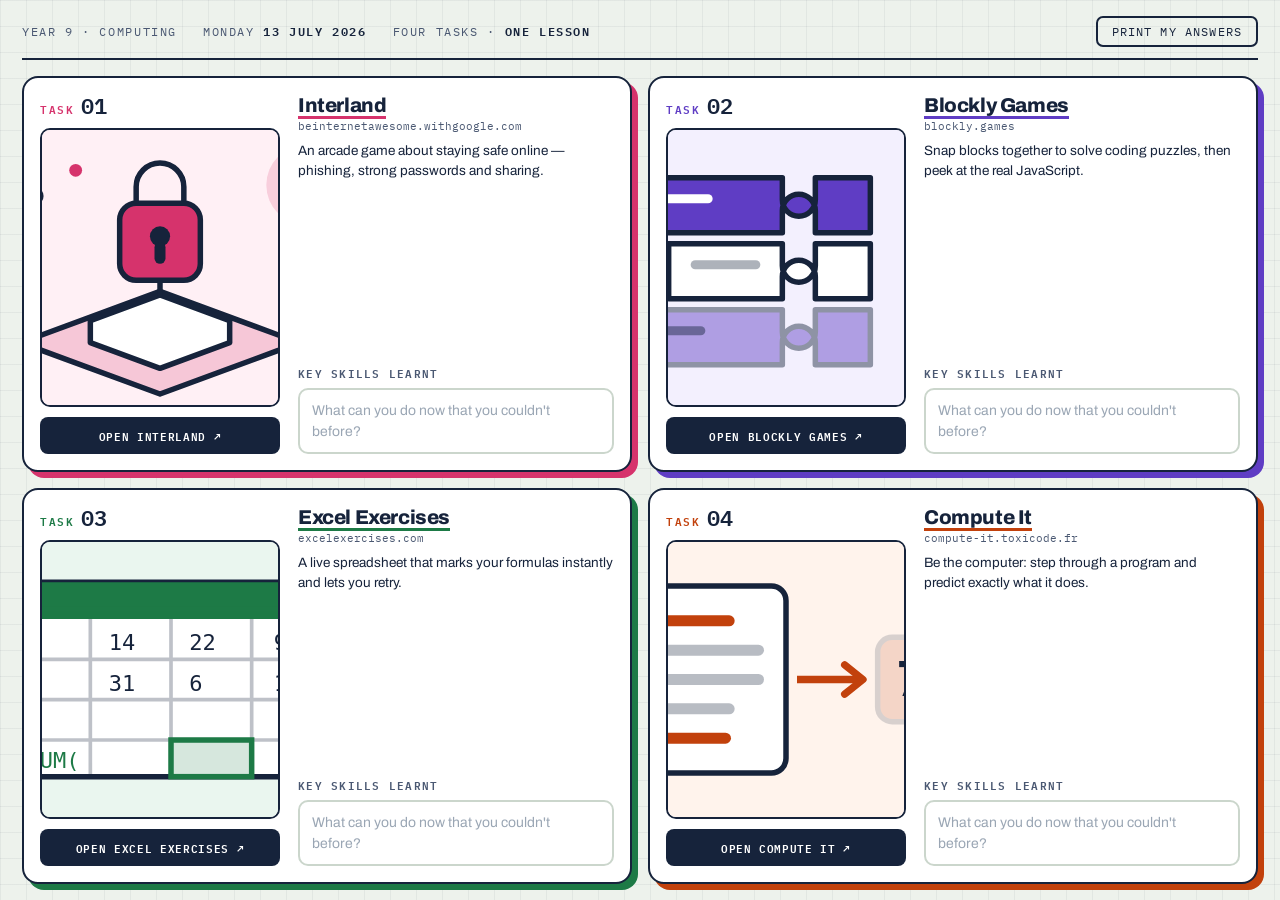
<file: Year9/OneOff/OneOffLesson.html>
<!DOCTYPE html>
<html lang="en-GB">
<head>
<meta charset="utf-8">
<meta name="viewport" content="width=device-width, initial-scale=1">
<title>Year 9 Computing — Four Tasks · 13 July 2026</title>
<link rel="preconnect" href="https://fonts.googleapis.com">
<link rel="preconnect" href="https://fonts.gstatic.com" crossorigin>
<link href="https://fonts.googleapis.com/css2?family=Archivo:wght@500;700;800&family=IBM+Plex+Mono:wght@400;500;600&display=swap" rel="stylesheet">
<style>
  :root{
    --ink:#16233B;
    --ink-soft:#4A5872;
    --paper:#EDF2EC;
    --card:#FFFFFF;
    --rule:#CBD6CC;
    --t1:#D6336C;
    --t2:#5F3DC4;
    --t3:#1D7A46;
    --t4:#C2410C;
  }

  *{box-sizing:border-box}

  html,body{height:100%}
  body{
    margin:0;
    padding:16px 22px;
    display:flex;flex-direction:column;
    font-family:'Archivo',system-ui,sans-serif;
    color:var(--ink);
    background-color:var(--paper);
    background-image:
      linear-gradient(rgba(22,35,59,.055) 1px, transparent 1px),
      linear-gradient(90deg, rgba(22,35,59,.055) 1px, transparent 1px);
    background-size:26px 26px;
  }

  .strip{
    display:flex;flex-wrap:wrap;gap:8px 26px;align-items:baseline;
    padding-bottom:11px;border-bottom:2px solid var(--ink);flex:none;
  }
  .strip p{
    margin:0;font-family:'IBM Plex Mono',monospace;font-size:11.5px;letter-spacing:.14em;
    text-transform:uppercase;color:var(--ink-soft);
  }
  .strip b{color:var(--ink);font-weight:600}
  .strip .push{margin-left:auto}

  .grid{
    flex:1;display:grid;
    grid-template-columns:repeat(2,1fr);
    grid-template-rows:repeat(2,1fr);
    gap:16px;padding-top:16px;min-height:0;
  }

  .task{
    display:grid;grid-template-columns:240px 1fr;gap:0 18px;min-height:0;
    background:var(--card);border:2px solid var(--ink);border-radius:16px;
    box-shadow:6px 6px 0 var(--accent);padding:16px;
  }

  .left{display:flex;flex-direction:column;gap:10px;min-width:0}
  .eyebrow{
    display:flex;align-items:baseline;gap:7px;margin:0;
    font-family:'IBM Plex Mono',monospace;font-size:11px;font-weight:600;
    letter-spacing:.14em;text-transform:uppercase;color:var(--accent);
  }
  .eyebrow span{font-size:22px;line-height:1;letter-spacing:-.03em;color:var(--ink)}

  .thumb{display:block;flex:1;min-height:0;border-radius:10px;overflow:hidden;border:2px solid var(--ink);transition:transform .18s ease}
  .thumb:hover,.thumb:focus-visible{transform:translateY(-3px)}
  .thumb svg{display:block;width:100%;height:100%;object-fit:cover}

  .go{
    text-align:center;
    font-family:'IBM Plex Mono',monospace;font-size:11px;font-weight:600;
    letter-spacing:.06em;text-transform:uppercase;text-decoration:none;
    background:var(--ink);color:#fff;padding:9px 8px;border-radius:8px;
  }
  .go:hover{background:var(--accent)}

  .right{display:flex;flex-direction:column;min-width:0}
  h2{font-size:20px;font-weight:800;letter-spacing:-.02em;line-height:1.1;margin:0 0 3px}
  h2 a{color:var(--ink);text-decoration:none;border-bottom:3px solid var(--accent)}
  h2 a:hover{color:var(--accent)}
  .host{font-family:'IBM Plex Mono',monospace;font-size:11px;color:var(--ink-soft);margin:0 0 8px;word-break:break-all}
  .desc{font-size:13.5px;line-height:1.45;margin:0 0 12px;color:var(--ink)}

  .skills{margin-top:auto;display:flex;flex-direction:column;min-height:0}
  .skills label{
    display:block;font-family:'IBM Plex Mono',monospace;font-size:10.5px;font-weight:600;
    letter-spacing:.12em;text-transform:uppercase;color:var(--ink-soft);margin-bottom:6px;
  }
  textarea{
    width:100%;flex:1;min-height:56px;resize:none;padding:10px 12px;
    font-family:'Archivo',sans-serif;font-size:14px;line-height:1.5;color:var(--ink);
    background:var(--card);border:2px solid var(--rule);border-radius:10px;
  }
  textarea:focus{outline:none;border-color:var(--accent)}
  textarea::placeholder{color:#9AA6B4}

  :focus-visible{outline:3px solid var(--t2);outline-offset:3px}

  .print{
    font-family:'IBM Plex Mono',monospace;font-size:11.5px;letter-spacing:.1em;
    text-transform:uppercase;background:transparent;border:2px solid var(--ink);
    color:var(--ink);padding:6px 14px;border-radius:7px;cursor:pointer;
  }
  .print:hover{background:var(--ink);color:#fff}

  @media (max-width:900px){
    html,body{height:auto}
    .grid{grid-template-columns:1fr;grid-template-rows:none;gap:20px}
    .task{grid-template-columns:150px 1fr}
    .thumb{flex:none;min-height:0}
    .thumb svg{height:auto}
    .strip .push{margin-left:0}
    textarea{min-height:84px}
  }
  @media (prefers-reduced-motion:reduce){*{transition:none!important}}
  @media print{
    body{background:#fff;padding:0;height:auto}
    .go,.print{display:none}
    .task{box-shadow:none;break-inside:avoid}
    .grid{grid-template-rows:none}
  }
</style>
</head>
<body>

  <div class="strip">
    <p>Year 9 · Computing</p>
    <p>Monday <b>13 July 2026</b></p>
    <p>Four tasks · <b>one lesson</b></p>
    <p class="push"><button class="print" onclick="window.print()">Print my answers</button></p>
  </div>

  <div class="grid">

    <!-- TASK 1 -->
    <section class="task" style="--accent:var(--t1)">
      <div class="left">
        <p class="eyebrow">Task <span>01</span></p>
        <a class="thumb" href="https://beinternetawesome.withgoogle.com/en_uk/interland" target="_blank" rel="noopener" aria-label="Open Interland">
          <svg viewBox="0 0 240 150" xmlns="http://www.w3.org/2000/svg" preserveAspectRatio="xMidYMid slice" aria-hidden="true">
            <rect width="240" height="150" fill="#FFF0F5"/>
            <circle cx="200" cy="30" r="22" fill="#D6336C" opacity=".18"/>
            <path d="M44 116 L120 88 L196 116 L120 144 Z" fill="#D6336C" opacity=".22"/>
            <path d="M44 116 L120 88 L196 116 L120 144 Z" fill="none" stroke="#16233B" stroke-width="3" stroke-linejoin="round"/>
            <path d="M82 104 L120 90 L158 104 L158 116 L120 130 L82 116 Z" fill="#fff" stroke="#16233B" stroke-width="3" stroke-linejoin="round"/>
            <rect x="98" y="40" width="44" height="42" rx="9" fill="#D6336C" stroke="#16233B" stroke-width="3"/>
            <path d="M107 40 v-9 a13 13 0 0 1 26 0 v9" fill="none" stroke="#16233B" stroke-width="3"/>
            <circle cx="120" cy="58" r="5.5" fill="#16233B"/>
            <rect x="117" y="61" width="6" height="12" rx="3" fill="#16233B"/>
            <path d="M120 82 v9" stroke="#16233B" stroke-width="3"/>
            <circle cx="52" cy="36" r="4.5" fill="#16233B"/>
            <circle cx="74" cy="22" r="3.5" fill="#D6336C"/>
          </svg>
        </a>
        <a class="go" href="https://beinternetawesome.withgoogle.com/en_uk/interland" target="_blank" rel="noopener">Open Interland ↗</a>
      </div>
      <div class="right">
        <h2><a href="https://beinternetawesome.withgoogle.com/en_uk/interland" target="_blank" rel="noopener">Interland</a></h2>
        <p class="host">beinternetawesome.withgoogle.com</p>
        <p class="desc">An arcade game about staying safe online — phishing, strong passwords and sharing.</p>
        <div class="skills">
          <label for="k1">Key skills learnt</label>
          <textarea id="k1" placeholder="What can you do now that you couldn't before?"></textarea>
        </div>
      </div>
    </section>

    <!-- TASK 2 -->
    <section class="task" style="--accent:var(--t2)">
      <div class="left">
        <p class="eyebrow">Task <span>02</span></p>
        <a class="thumb" href="https://blockly.games/?lang=en" target="_blank" rel="noopener" aria-label="Open Blockly Games">
          <svg viewBox="0 0 240 150" xmlns="http://www.w3.org/2000/svg" preserveAspectRatio="xMidYMid slice" aria-hidden="true">
            <rect width="240" height="150" fill="#F3F0FE"/>
            <g stroke="#16233B" stroke-width="3" stroke-linejoin="round">
              <path d="M40 26 h78 v12 a9 9 0 0 0 18 0 V26 h30 v30 h-30 v-12 a9 9 0 0 0-18 0 v12 H40 Z" fill="#5F3DC4"/>
              <path d="M56 62 h62 v12 a9 9 0 0 0 18 0 V62 h30 v30 h-30 v-12 a9 9 0 0 0-18 0 v12 H56 Z" fill="#fff"/>
              <path d="M40 98 h78 v12 a9 9 0 0 0 18 0 v-12 h30 v30 h-30 v-12 a9 9 0 0 0-18 0 v12 H40 Z" fill="#5F3DC4" opacity=".45"/>
            </g>
            <rect x="52" y="35" width="28" height="5" rx="2.5" fill="#fff"/>
            <rect x="68" y="71" width="38" height="5" rx="2.5" fill="#16233B" opacity=".35"/>
            <rect x="52" y="107" width="24" height="5" rx="2.5" fill="#16233B" opacity=".45"/>
          </svg>
        </a>
        <a class="go" href="https://blockly.games/?lang=en" target="_blank" rel="noopener">Open Blockly Games ↗</a>
      </div>
      <div class="right">
        <h2><a href="https://blockly.games/?lang=en" target="_blank" rel="noopener">Blockly Games</a></h2>
        <p class="host">blockly.games</p>
        <p class="desc">Snap blocks together to solve coding puzzles, then peek at the real JavaScript.</p>
        <div class="skills">
          <label for="k2">Key skills learnt</label>
          <textarea id="k2" placeholder="What can you do now that you couldn't before?"></textarea>
        </div>
      </div>
    </section>

    <!-- TASK 3 -->
    <section class="task" style="--accent:var(--t3)">
      <div class="left">
        <p class="eyebrow">Task <span>03</span></p>
        <a class="thumb" href="https://excelexercises.com/practice.html?lesson=89" target="_blank" rel="noopener" aria-label="Open Excel Exercises">
          <svg viewBox="0 0 240 150" xmlns="http://www.w3.org/2000/svg" preserveAspectRatio="xMidYMid slice" aria-hidden="true">
            <rect width="240" height="150" fill="#EAF6EF"/>
            <rect x="30" y="22" width="180" height="106" rx="7" fill="#fff" stroke="#16233B" stroke-width="3"/>
            <rect x="30" y="22" width="180" height="20" rx="7" fill="#1D7A46"/>
            <rect x="30" y="35" width="180" height="7" fill="#1D7A46"/>
            <g stroke="#16233B" stroke-width="2" opacity=".28">
              <path d="M30 64 h180 M30 86 h180 M30 108 h180"/>
              <path d="M82 42 v86 M126 42 v86 M170 42 v86"/>
            </g>
            <rect x="126" y="108" width="44" height="20" fill="#1D7A46" opacity=".18"/>
            <rect x="126" y="108" width="44" height="20" fill="none" stroke="#1D7A46" stroke-width="3"/>
            <text x="42" y="59" font-family="monospace" font-size="12" fill="#16233B">A</text>
            <text x="92" y="59" font-family="monospace" font-size="12" fill="#16233B">14</text>
            <text x="136" y="59" font-family="monospace" font-size="12" fill="#16233B">22</text>
            <text x="182" y="59" font-family="monospace" font-size="12" fill="#16233B">9</text>
            <text x="92" y="81" font-family="monospace" font-size="12" fill="#16233B">31</text>
            <text x="136" y="81" font-family="monospace" font-size="12" fill="#16233B">6</text>
            <text x="182" y="81" font-family="monospace" font-size="12" fill="#16233B">18</text>
            <text x="40" y="123" font-family="monospace" font-size="12" fill="#1D7A46">=SUM(</text>
          </svg>
        </a>
        <a class="go" href="https://excelexercises.com/practice.html?lesson=89" target="_blank" rel="noopener">Open Excel Exercises ↗</a>
      </div>
      <div class="right">
        <h2><a href="https://excelexercises.com/practice.html?lesson=89" target="_blank" rel="noopener">Excel Exercises</a></h2>
        <p class="host">excelexercises.com</p>
        <p class="desc">A live spreadsheet that marks your formulas instantly and lets you retry.</p>
        <div class="skills">
          <label for="k3">Key skills learnt</label>
          <textarea id="k3" placeholder="What can you do now that you couldn't before?"></textarea>
        </div>
      </div>
    </section>

    <!-- TASK 4 -->
    <section class="task" style="--accent:var(--t4)">
      <div class="left">
        <p class="eyebrow">Task <span>04</span></p>
        <a class="thumb" href="https://compute-it.toxicode.fr/" target="_blank" rel="noopener" aria-label="Open Compute It">
          <svg viewBox="0 0 240 150" xmlns="http://www.w3.org/2000/svg" preserveAspectRatio="xMidYMid slice" aria-hidden="true">
            <rect width="240" height="150" fill="#FFF3EC"/>
            <rect x="30" y="24" width="90" height="102" rx="8" fill="#fff" stroke="#16233B" stroke-width="3"/>
            <rect x="42" y="40" width="50" height="6" rx="3" fill="#C2410C"/>
            <rect x="42" y="56" width="66" height="6" rx="3" fill="#16233B" opacity=".3"/>
            <rect x="52" y="72" width="56" height="6" rx="3" fill="#16233B" opacity=".3"/>
            <rect x="52" y="88" width="40" height="6" rx="3" fill="#16233B" opacity=".3"/>
            <rect x="42" y="104" width="48" height="6" rx="3" fill="#C2410C"/>
            <path d="M126 75 h34" stroke="#C2410C" stroke-width="4"/>
            <path d="M152 67 l10 8 l-10 8" fill="none" stroke="#C2410C" stroke-width="4" stroke-linecap="round" stroke-linejoin="round"/>
            <rect x="170" y="52" width="44" height="46" rx="8" fill="#C2410C" opacity=".16" stroke="#16233B" stroke-width="3"/>
            <text x="180" y="84" font-family="monospace" font-size="26" font-weight="bold" fill="#16233B">7</text>
          </svg>
        </a>
        <a class="go" href="https://compute-it.toxicode.fr/" target="_blank" rel="noopener">Open Compute It ↗</a>
      </div>
      <div class="right">
        <h2><a href="https://compute-it.toxicode.fr/" target="_blank" rel="noopener">Compute It</a></h2>
        <p class="host">compute-it.toxicode.fr</p>
        <p class="desc">Be the computer: step through a program and predict exactly what it does.</p>
        <div class="skills">
          <label for="k4">Key skills learnt</label>
          <textarea id="k4" placeholder="What can you do now that you couldn't before?"></textarea>
        </div>
      </div>
    </section>

  </div>
</body>
</html>
</file>
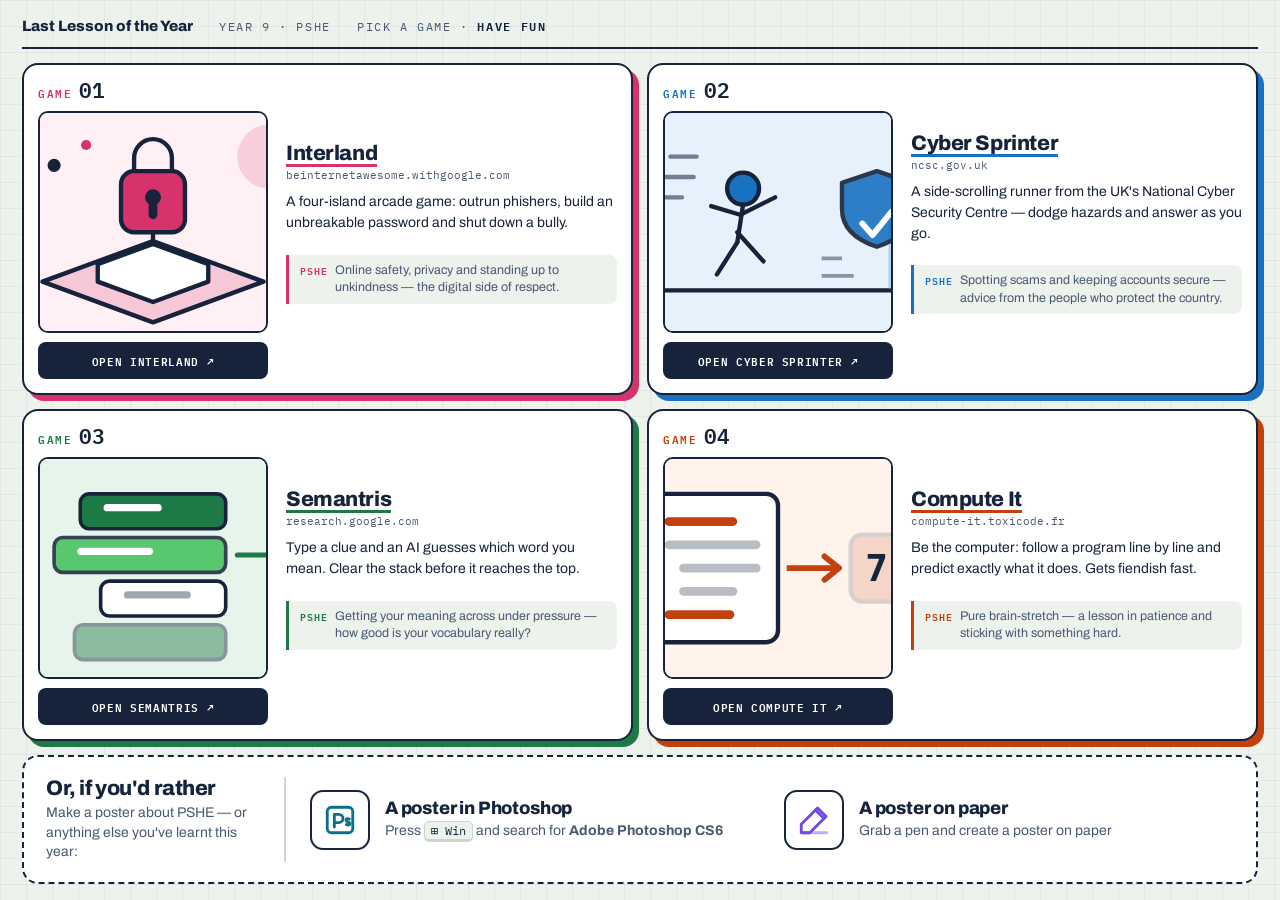
<file: Year9/OneOff/year9-pshe-hub.html>
<!DOCTYPE html>
<html lang="en-GB">
<head>
<meta charset="utf-8">
<meta name="viewport" content="width=device-width, initial-scale=1">
<title>Year 9 PSHE — Last Lesson</title>
<link rel="preconnect" href="https://fonts.googleapis.com">
<link rel="preconnect" href="https://fonts.gstatic.com" crossorigin>
<link href="https://fonts.googleapis.com/css2?family=Archivo:wght@500;700;800&family=IBM+Plex+Mono:wght@400;500;600&display=swap" rel="stylesheet">
<style>
  :root{
    --ink:#16233B;
    --ink-soft:#4A5872;
    --paper:#EDF2EC;
    --card:#FFFFFF;
    --rule:#CBD6CC;
    --t1:#D6336C;
    --t2:#C2410C;
    --t3:#1D7A46;
    --t4:#1971C2;
    --ps:#0B7285;
    --pen:#7048E8;
  }

  *{box-sizing:border-box}

  html,body{height:100%}
  body{
    margin:0;
    padding:16px 22px;
    display:flex;flex-direction:column;
    font-family:'Archivo',system-ui,sans-serif;
    color:var(--ink);
    background-color:var(--paper);
    background-image:
      linear-gradient(rgba(22,35,59,.055) 1px, transparent 1px),
      linear-gradient(90deg, rgba(22,35,59,.055) 1px, transparent 1px);
    background-size:26px 26px;
  }

  .strip{
    display:flex;flex-wrap:wrap;gap:8px 26px;align-items:baseline;
    padding-bottom:11px;border-bottom:2px solid var(--ink);flex:none;
  }
  .strip p{
    margin:0;font-family:'IBM Plex Mono',monospace;font-size:11.5px;letter-spacing:.14em;
    text-transform:uppercase;color:var(--ink-soft);
  }
  .strip b{color:var(--ink);font-weight:600}
  .strip .title{font-family:'Archivo';font-weight:800;font-size:15px;letter-spacing:0;text-transform:none;color:var(--ink)}

  .grid{
    flex:1;display:grid;
    grid-template-columns:repeat(2,1fr);
    grid-template-rows:repeat(2,1fr);
    gap:14px;padding:14px 0;min-height:0;
  }

  .task{
    display:grid;grid-template-columns:230px 1fr;gap:0 18px;min-height:0;
    background:var(--card);border:2px solid var(--ink);border-radius:16px;
    box-shadow:6px 6px 0 var(--accent);padding:14px;
  }

  .left{display:flex;flex-direction:column;gap:9px;min-width:0}
  .eyebrow{
    display:flex;align-items:baseline;gap:7px;margin:0;
    font-family:'IBM Plex Mono',monospace;font-size:11px;font-weight:600;
    letter-spacing:.14em;text-transform:uppercase;color:var(--accent);
  }
  .eyebrow span{font-size:21px;line-height:1;letter-spacing:-.03em;color:var(--ink)}

  .thumb{display:block;flex:1;min-height:0;border-radius:10px;overflow:hidden;border:2px solid var(--ink);transition:transform .18s ease}
  .thumb:hover,.thumb:focus-visible{transform:translateY(-3px)}
  .thumb svg{display:block;width:100%;height:100%;object-fit:cover}

  .go{
    text-align:center;
    font-family:'IBM Plex Mono',monospace;font-size:11px;font-weight:600;
    letter-spacing:.06em;text-transform:uppercase;text-decoration:none;
    background:var(--ink);color:#fff;padding:9px 8px;border-radius:8px;
  }
  .go:hover{background:var(--accent)}

  .right{display:flex;flex-direction:column;justify-content:center;min-width:0}
  h2{font-size:21px;font-weight:800;letter-spacing:-.02em;line-height:1.1;margin:0 0 3px}
  h2 a{color:var(--ink);text-decoration:none;border-bottom:3px solid var(--accent)}
  h2 a:hover{color:var(--accent)}
  .host{font-family:'IBM Plex Mono',monospace;font-size:11px;color:var(--ink-soft);margin:0 0 9px;word-break:break-all}
  .desc{font-size:14px;line-height:1.5;margin:0 0 9px;color:var(--ink)}

  .link{
    display:inline-flex;align-items:flex-start;gap:7px;align-self:flex-start;
    background:var(--paper);border-left:3px solid var(--accent);border-radius:0 8px 8px 0;
    padding:7px 11px;font-size:12.5px;line-height:1.4;color:var(--ink-soft);
  }
  .link b{
    font-family:'IBM Plex Mono',monospace;font-size:10px;font-weight:600;letter-spacing:.1em;
    text-transform:uppercase;color:var(--accent);flex:none;padding-top:1px;
  }

  /* ---- alternatives ---- */
  .projects{
    flex:none;display:grid;grid-template-columns:auto 1fr 1fr;gap:0 24px;align-items:center;
    background:var(--card);border:2px dashed var(--ink);border-radius:16px;padding:20px 22px;
  }
  .projects .head{max-width:240px;padding-right:22px;border-right:2px solid var(--rule)}
  .projects .head h3{margin:0 0 4px;font-size:21px;font-weight:800;letter-spacing:-.02em}
  .projects .head p{margin:0;font-size:14px;line-height:1.4;color:var(--ink-soft)}

  .opt{display:flex;align-items:center;gap:15px;min-width:0}
  .opt .icon{
    flex:none;width:60px;height:60px;display:grid;place-items:center;
    border:2px solid var(--ink);border-radius:13px;background:var(--card);
  }
  .opt .icon svg{width:34px;height:34px}
  .opt .txt{min-width:0}
  .opt .txt h4{margin:0 0 3px;font-size:18px;font-weight:800;letter-spacing:-.01em}
  .opt .txt p{margin:0;font-size:14px;line-height:1.45;color:var(--ink-soft)}
  kbd{
    font-family:'IBM Plex Mono',monospace;font-size:12px;background:var(--paper);
    border:1.5px solid var(--rule);border-bottom-width:3px;border-radius:5px;padding:1px 6px;color:var(--ink);
  }

  :focus-visible{outline:3px solid var(--t4);outline-offset:3px}

  @media (max-width:900px){
    html,body{height:auto}
    .grid{grid-template-columns:1fr;grid-template-rows:none;gap:18px}
    .task{grid-template-columns:140px 1fr}
    .thumb{flex:none;min-height:0}
    .thumb svg{height:auto}
    .projects{grid-template-columns:1fr;gap:14px}
    .projects .head{max-width:none;padding-right:0;border-right:none;border-bottom:2px solid var(--rule);padding-bottom:12px}
  }
  @media (prefers-reduced-motion:reduce){*{transition:none!important}}
  @media print{
    body{background:#fff;padding:0;height:auto}
    .go{display:none}
    .task{box-shadow:none;break-inside:avoid}
    .grid{grid-template-rows:none}
  }
</style>
</head>
<body>

  <div class="strip">
    <p class="title">Last Lesson of the Year</p>
    <p>Year 9 · PSHE</p>
    <p>Pick a game · <b>have fun</b></p>
  </div>

  <div class="grid">

    <!-- 01 — Interland -->
    <section class="task" style="--accent:var(--t1)">
      <div class="left">
        <p class="eyebrow">Game <span>01</span></p>
        <a class="thumb" href="https://beinternetawesome.withgoogle.com/en_uk/interland" target="_blank" rel="noopener" aria-label="Open Interland">
          <svg viewBox="0 0 240 150" xmlns="http://www.w3.org/2000/svg" preserveAspectRatio="xMidYMid slice" aria-hidden="true">
            <rect width="240" height="150" fill="#FFF0F5"/>
            <circle cx="200" cy="30" r="22" fill="#D6336C" opacity=".18"/>
            <path d="M44 116 L120 88 L196 116 L120 144 Z" fill="#D6336C" opacity=".22"/>
            <path d="M44 116 L120 88 L196 116 L120 144 Z" fill="none" stroke="#16233B" stroke-width="3" stroke-linejoin="round"/>
            <path d="M82 104 L120 90 L158 104 L158 116 L120 130 L82 116 Z" fill="#fff" stroke="#16233B" stroke-width="3" stroke-linejoin="round"/>
            <rect x="98" y="40" width="44" height="42" rx="9" fill="#D6336C" stroke="#16233B" stroke-width="3"/>
            <path d="M107 40 v-9 a13 13 0 0 1 26 0 v9" fill="none" stroke="#16233B" stroke-width="3"/>
            <circle cx="120" cy="58" r="5.5" fill="#16233B"/>
            <rect x="117" y="61" width="6" height="12" rx="3" fill="#16233B"/>
            <path d="M120 82 v9" stroke="#16233B" stroke-width="3"/>
            <circle cx="52" cy="36" r="4.5" fill="#16233B"/>
            <circle cx="74" cy="22" r="3.5" fill="#D6336C"/>
          </svg>
        </a>
        <a class="go" href="https://beinternetawesome.withgoogle.com/en_uk/interland" target="_blank" rel="noopener">Open Interland ↗</a>
      </div>
      <div class="right">
        <h2><a href="https://beinternetawesome.withgoogle.com/en_uk/interland" target="_blank" rel="noopener">Interland</a></h2>
        <p class="host">beinternetawesome.withgoogle.com</p>
        <p class="desc">A four-island arcade game: outrun phishers, build an unbreakable password and shut down a bully.</p>
        <p class="link"><b>PSHE</b> <span>Online safety, privacy and standing up to unkindness — the digital side of respect.</span></p>
      </div>
    </section>

    <!-- 02 — Cyber Sprinter -->
    <section class="task" style="--accent:var(--t4)">
      <div class="left">
        <p class="eyebrow">Game <span>02</span></p>
        <a class="thumb" href="https://www.ncsc.gov.uk/training/ncsc-cyber-security-for-young-people-english-scorm-v2/index.html" target="_blank" rel="noopener" aria-label="Open Cyber Sprinter">
          <svg viewBox="0 0 240 150" xmlns="http://www.w3.org/2000/svg" preserveAspectRatio="xMidYMid slice" aria-hidden="true">
            <rect width="240" height="150" fill="#E7F1FB"/>
            <path d="M0 122 h240" stroke="#16233B" stroke-width="3"/>
            <g fill="#1971C2" opacity=".25">
              <rect x="26" y="86" width="16" height="36"/>
              <rect x="196" y="70" width="18" height="52"/>
            </g>
            <g stroke="#16233B" stroke-width="2.5" fill="none" opacity=".45">
              <path d="M150 112 h22 M150 100 h14"/>
            </g>
            <!-- runner -->
            <g stroke="#16233B" stroke-width="3" stroke-linecap="round">
              <circle cx="96" cy="52" r="11" fill="#1971C2"/>
              <path d="M96 63 l-4 26" />
              <path d="M92 89 l-14 22" />
              <path d="M92 82 l18 20" />
              <path d="M94 70 l-20 -6" />
              <path d="M94 70 l24 -12" />
            </g>
            <!-- shield -->
            <path d="M140 34 l24 8 v18 q0 18 -24 26 q-24 -8 -24 -26 V42 z" fill="#1971C2" opacity=".9" stroke="#16233B" stroke-width="3" stroke-linejoin="round" transform="translate(48 6)"/>
            <path d="M178 76 l7 8 13 -16" fill="none" stroke="#fff" stroke-width="4" stroke-linecap="round" stroke-linejoin="round"/>
            <g stroke="#16233B" stroke-width="3" stroke-linecap="round" opacity=".55">
              <path d="M40 44 h22 M32 58 h22 M46 30 h18"/>
            </g>
          </svg>
        </a>
        <a class="go" href="https://www.ncsc.gov.uk/training/ncsc-cyber-security-for-young-people-english-scorm-v2/index.html" target="_blank" rel="noopener">Open Cyber Sprinter ↗</a>
      </div>
      <div class="right">
        <h2><a href="https://www.ncsc.gov.uk/training/ncsc-cyber-security-for-young-people-english-scorm-v2/index.html" target="_blank" rel="noopener">Cyber Sprinter</a></h2>
        <p class="host">ncsc.gov.uk</p>
        <p class="desc">A side-scrolling runner from the UK's National Cyber Security Centre — dodge hazards and answer as you go.</p>
        <p class="link"><b>PSHE</b> <span>Spotting scams and keeping accounts secure — advice from the people who protect the country.</span></p>
      </div>
    </section>

    <!-- 03 — Semantris -->
    <section class="task" style="--accent:var(--t3)">
      <div class="left">
        <p class="eyebrow">Game <span>03</span></p>
        <a class="thumb" href="https://research.google.com/semantris/" target="_blank" rel="noopener" aria-label="Open Semantris">
          <svg viewBox="0 0 240 150" xmlns="http://www.w3.org/2000/svg" preserveAspectRatio="xMidYMid slice" aria-hidden="true">
            <rect width="240" height="150" fill="#E7F4EC"/>
            <g stroke="#16233B" stroke-width="2.5">
              <rect x="70" y="24" width="100" height="24" rx="6" fill="#1D7A46"/>
              <rect x="52" y="54" width="118" height="24" rx="6" fill="#40C057" opacity=".85"/>
              <rect x="84" y="84" width="86" height="24" rx="6" fill="#fff"/>
              <rect x="66" y="114" width="104" height="24" rx="6" fill="#1D7A46" opacity=".45"/>
            </g>
            <rect x="86" y="31" width="40" height="5" rx="2.5" fill="#fff"/>
            <rect x="68" y="61" width="52" height="5" rx="2.5" fill="#fff"/>
            <rect x="100" y="91" width="46" height="5" rx="2.5" fill="#16233B" opacity=".4"/>
            <path d="M178 66 h34 m-12 -8 l12 8 -12 8" fill="none" stroke="#1D7A46" stroke-width="3.5" stroke-linecap="round" stroke-linejoin="round"/>
          </svg>
        </a>
        <a class="go" href="https://research.google.com/semantris/" target="_blank" rel="noopener">Open Semantris ↗</a>
      </div>
      <div class="right">
        <h2><a href="https://research.google.com/semantris/" target="_blank" rel="noopener">Semantris</a></h2>
        <p class="host">research.google.com</p>
        <p class="desc">Type a clue and an AI guesses which word you mean. Clear the stack before it reaches the top.</p>
        <p class="link"><b>PSHE</b> <span>Getting your meaning across under pressure — how good is your vocabulary really?</span></p>
      </div>
    </section>

    <!-- 04 — Compute It -->
    <section class="task" style="--accent:var(--t2)">
      <div class="left">
        <p class="eyebrow">Game <span>04</span></p>
        <a class="thumb" href="https://compute-it.toxicode.fr/" target="_blank" rel="noopener" aria-label="Open Compute It">
          <svg viewBox="0 0 240 150" xmlns="http://www.w3.org/2000/svg" preserveAspectRatio="xMidYMid slice" aria-hidden="true">
            <rect width="240" height="150" fill="#FFF3EC"/>
            <rect x="30" y="24" width="90" height="102" rx="8" fill="#fff" stroke="#16233B" stroke-width="3"/>
            <rect x="42" y="40" width="50" height="6" rx="3" fill="#C2410C"/>
            <rect x="42" y="56" width="66" height="6" rx="3" fill="#16233B" opacity=".3"/>
            <rect x="52" y="72" width="56" height="6" rx="3" fill="#16233B" opacity=".3"/>
            <rect x="52" y="88" width="40" height="6" rx="3" fill="#16233B" opacity=".3"/>
            <rect x="42" y="104" width="48" height="6" rx="3" fill="#C2410C"/>
            <path d="M126 75 h34" stroke="#C2410C" stroke-width="4"/>
            <path d="M152 67 l10 8 -10 8" fill="none" stroke="#C2410C" stroke-width="4" stroke-linecap="round" stroke-linejoin="round"/>
            <rect x="170" y="52" width="44" height="46" rx="8" fill="#C2410C" opacity=".16" stroke="#16233B" stroke-width="3"/>
            <text x="180" y="84" font-family="monospace" font-size="26" font-weight="bold" fill="#16233B">7</text>
          </svg>
        </a>
        <a class="go" href="https://compute-it.toxicode.fr/" target="_blank" rel="noopener">Open Compute It ↗</a>
      </div>
      <div class="right">
        <h2><a href="https://compute-it.toxicode.fr/" target="_blank" rel="noopener">Compute It</a></h2>
        <p class="host">compute-it.toxicode.fr</p>
        <p class="desc">Be the computer: follow a program line by line and predict exactly what it does. Gets fiendish fast.</p>
        <p class="link"><b>PSHE</b> <span>Pure brain-stretch — a lesson in patience and sticking with something hard.</span></p>
      </div>
    </section>

  </div>

  <!-- Alternatives -->
  <section class="projects">
    <div class="head">
      <h3>Or, if you'd rather</h3>
      <p>Make a poster about PSHE — or anything else you've learnt this year:</p>
    </div>

    <div class="opt" style="--accent:var(--ps)">
      <span class="icon">
        <svg viewBox="0 0 24 24" fill="none" stroke="#0B7285" stroke-width="2" stroke-linecap="round" stroke-linejoin="round" aria-hidden="true">
          <rect x="3" y="3" width="18" height="18" rx="3"/>
          <path d="M8 17 V8 h3.2a2.9 2.9 0 0 1 0 5.8H8"/>
          <path d="M16.5 15.2c.9.6 2.5.5 2.5-.7 0-1.5-2.8-.9-2.8-2.4 0-1.1 1.5-1.3 2.4-.8"/>
        </svg>
      </span>
      <div class="txt">
        <h4>A poster in Photoshop</h4>
        <p>Press <kbd>⊞ Win</kbd> and search for <b>Adobe Photoshop CS6</b></p>
      </div>
    </div>

    <div class="opt" style="--accent:var(--pen)">
      <span class="icon">
        <svg viewBox="0 0 24 24" fill="none" stroke="#7048E8" stroke-width="2" stroke-linecap="round" stroke-linejoin="round" aria-hidden="true">
          <path d="M14.5 3.5 20.5 9.5 9 21 3 21 3 15z"/>
          <path d="M13 5 19 11"/>
          <path d="M3 21 21 21" opacity=".45"/>
        </svg>
      </span>
      <div class="txt">
        <h4>A poster on paper</h4>
        <p>Grab a pen and create a poster on paper</p>
      </div>
    </div>
  </section>

</body>
</html>
</file>
<file: site/style.css>
/* =====================================================================
   Lesson Hub — "mission console"
   Deep navy shell, amber for actions, mint reserved for success/progress.
   Space Grotesk (display) · IBM Plex Sans (body) · IBM Plex Mono (code)
   ===================================================================== */

@import url('https://fonts.googleapis.com/css2?family=Space+Grotesk:wght@500;700&family=IBM+Plex+Sans:wght@400;500;600&family=IBM+Plex+Mono:wght@400;500&display=swap');

:root{
  --bg:#0F1420;
  --panel:#171F2E;
  --panel-2:#1F2A3C;
  --line:#2C3950;
  --line-2:#3E5070;

  --text:#E8EDF6;
  --muted:#93A2B8;
  --dim:#6D7C93;

  --amber:#F0A83C;      /* actions only */
  --amber-dark:#D8912A;
  --amber-ink:#131A26;  /* text on amber */
  --mint:#41C7A4;       /* success + progress only */
  --mint-dim:#1E4F45;
  --red:#E8615A;
  --red-dim:#4A2320;

  --display:'Space Grotesk','Segoe UI',system-ui,sans-serif;
  --body:'IBM Plex Sans','Segoe UI',system-ui,-apple-system,sans-serif;
  --mono:'IBM Plex Mono',ui-monospace,Consolas,monospace;

  --r:14px;
}
*{box-sizing:border-box}
html,body{margin:0;padding:0}
body{
  background:var(--bg); color:var(--text);
  font-family:var(--body); font-size:17px; line-height:1.6;
  -webkit-font-smoothing:antialiased;
}
a{color:var(--mint)}
h1,h2,h3{font-family:var(--display); letter-spacing:-.02em; margin:0}

/* ---------- buttons ---------- */
button{
  font-family:var(--body); font-size:15px; font-weight:600; cursor:pointer;
  border-radius:10px; border:1px solid transparent; padding:11px 18px;
  transition:background .14s, border-color .14s, transform .06s;
}
button:active{transform:translateY(1px)}
button:focus-visible{outline:2px solid var(--amber); outline-offset:2px}
.btn-primary{background:var(--amber); color:#131A26; border-color:var(--amber)}
.btn-primary:hover{background:var(--amber-dark); border-color:var(--amber-dark)}
.btn-ghost{background:transparent; color:var(--text); border-color:var(--line-2)}
.btn-ghost:hover{border-color:var(--muted)}
button:disabled{cursor:not-allowed}

/* ---------- generic surfaces (used by home + admin too) ---------- */
.station{background:var(--panel); border:1px solid var(--line); border-radius:var(--r); padding:24px}
label{display:block; font-weight:600; font-size:15px; margin:0 0 8px; color:var(--text)}
input[type=text],input[type=password],textarea{
  width:100%; font-family:var(--body); font-size:17px; color:var(--text);
  background:var(--bg); border:1.5px solid var(--line-2); border-radius:10px; padding:12px 14px;
}
textarea{resize:vertical}
input::placeholder,textarea::placeholder{color:var(--dim)}
input:focus,textarea:focus{outline:none; border-color:var(--amber); box-shadow:0 0 0 3px rgba(240,168,60,.16)}
.err{color:var(--red); font-size:14px; font-weight:600}
.hint{color:var(--muted); font-size:15px}
.row{display:flex; align-items:center; gap:14px; flex-wrap:wrap}

/* save-state chip */
.chip{
  font-family:var(--mono); font-size:12px; font-weight:500; letter-spacing:.04em; text-transform:uppercase;
  padding:5px 11px; border-radius:999px; border:1px solid var(--line-2); color:var(--muted);
  display:inline-flex; align-items:center; gap:7px; white-space:nowrap;
}
.chip::before{content:""; width:6px; height:6px; border-radius:50%; background:var(--dim)}
.chip[data-state=saving]{color:var(--amber); border-color:#5A4520}
.chip[data-state=saving]::before{background:var(--amber)}
.chip[data-state=saved]{color:var(--mint); border-color:var(--mint-dim)}
.chip[data-state=saved]::before{background:var(--mint)}
.chip[data-state=error]{color:var(--red); border-color:var(--red-dim)}
.chip[data-state=error]::before{background:var(--red)}

/* =====================================================================
   LESSON SHELL — fixed height, never scrolls; only the stage does.
   ===================================================================== */
body.lesson{
  height:100dvh; display:grid;
  grid-template-rows:auto auto auto 1fr auto;
  overflow:hidden;
}

/* topbar */
.topbar{
  display:flex; align-items:center; gap:12px;
  padding:6px 20px; border-bottom:1px solid var(--line); background:var(--panel);
}
.topbar .home{
  font-family:var(--mono); font-size:10.5px; letter-spacing:.06em; text-transform:uppercase;
  color:var(--muted); text-decoration:none; white-space:nowrap;
}
.topbar .home:hover{color:var(--text)}
.topbar .title{
  font-family:var(--display); font-weight:700; font-size:14px; letter-spacing:-.01em;
  margin-right:auto; white-space:nowrap; overflow:hidden; text-overflow:ellipsis;
}
.topbar .sep{color:var(--line-2)}

/* signature: segmented mission tracker */
.tracker{display:flex; gap:3px; padding:6px 20px 0; background:var(--panel)}
.seg{
  flex:1; height:3px; border-radius:2px; background:var(--line);
  transition:background .3s ease;
}
.seg.done{background:var(--mint)}
.seg.now{background:var(--amber)}
.trackmeta{
  display:flex; justify-content:space-between; align-items:baseline;
  padding:4px 20px 6px; background:var(--panel); border-bottom:1px solid var(--line);
  font-family:var(--mono); font-size:10px; letter-spacing:.06em; text-transform:uppercase; color:var(--dim);
}
.trackmeta .now-label{color:var(--amber)}

/* the brief: instructions, big, always at the top, never scrolls away */
.brief{
  padding:11px 20px 12px 16px; background:var(--panel-2);
  border-bottom:1px solid var(--line); border-left:3px solid var(--amber);
}
.brief .eyebrow{
  font-family:var(--mono); font-size:9.5px; font-weight:500; letter-spacing:.14em; text-transform:uppercase;
  color:var(--amber); margin:0 0 3px;
}
.brief h2{font-family:var(--display); font-size:17px; font-weight:700; line-height:1.25; margin:0 0 3px}
.brief p{margin:0; font-size:14.5px; line-height:1.45; color:#CBD5E4; max-width:88ch}

/* the stage: the activity itself. Only this scrolls, and only if it must. */
.stage{overflow-y:auto; padding:18px 20px; scrollbar-width:thin; scrollbar-color:var(--line-2) transparent}
.stage::-webkit-scrollbar{width:10px}
.stage::-webkit-scrollbar-thumb{background:var(--line-2); border-radius:5px; border:3px solid var(--bg)}
.stage > section{max-width:840px; margin:0 auto}
.stage > section[hidden]{display:none}

/* docked footer */
.dock{
  display:flex; align-items:center; gap:16px;
  padding:10px 20px; background:var(--panel); border-top:1px solid var(--line);
}
.dock .mid{flex:1; text-align:center; min-width:0}
.lockmsg{
  margin:0; font-size:15px; font-weight:600; color:var(--amber);
  display:inline-flex; align-items:center; gap:9px;
}
.lockmsg::before{content:"🔒"; font-size:14px}
.lockmsg[hidden]{display:none}
.btn-continue{font-size:17px; padding:14px 30px; border-radius:11px}
.btn-continue:disabled{background:var(--line); border-color:var(--line); color:var(--dim)}
#backBtn:disabled{opacity:.35}

/* bypass: present, unremarkable */
#bypassDot{
  font-family:var(--mono); color:var(--line-2); font-size:20px; line-height:1;
  padding:6px 10px; cursor:default; user-select:none; border-radius:6px;
}
#bypassDot:hover{color:var(--dim)}
#bypassDot:focus-visible{outline:1px solid var(--line-2)}
body.bypassed #bypassDot{color:var(--mint)}
body.bypassed .btn-continue:disabled{background:var(--amber); color:#131A26; border-color:var(--amber)}

/* ---------- activity content ---------- */
.prose{font-size:18px; line-height:1.65; color:#D6DEEA}
.prose h2{font-size:24px; margin:0 0 14px; color:var(--text)}
.prose p{margin:0 0 14px}
.prose ul{margin:0 0 14px; padding-left:22px}
.prose li{margin:7px 0}
.prose b{color:var(--text); font-weight:600}

textarea.answer{min-height:150px; font-size:18px; line-height:1.55}
.counter{font-family:var(--mono); font-size:13px; color:var(--dim); margin:10px 0 0; letter-spacing:.03em}
.counter[data-ok=true]{color:var(--mint)}

iframe.embed{
  display:block; width:100%; aspect-ratio:16/9; height:auto; max-height:56vh;
  border:1px solid var(--line); border-radius:var(--r); background:#000;
}
.confirm{
  display:flex; align-items:center; gap:14px; margin:18px 0 0; padding:16px 18px;
  border:1.5px solid var(--line-2); border-radius:12px; background:var(--panel);
  font-size:17px; font-weight:600; cursor:pointer;
}
.confirm:hover{border-color:var(--mint)}
.confirm input{width:22px; height:22px; flex:none; accent-color:var(--mint)}

/* quiz — one question at a time */
.qhead{
  font-family:var(--mono); font-size:12px; letter-spacing:.1em; text-transform:uppercase;
  color:var(--dim); margin:0 0 12px;
}
.qtext{font-size:19px; line-height:1.55; margin:0 0 18px; color:var(--text)}
.qtext b{color:var(--amber)}
.opts{display:grid; gap:10px}
.opt{
  display:flex; align-items:flex-start; gap:13px; margin:0; padding:15px 17px;
  border:1.5px solid var(--line-2); border-radius:12px; background:var(--panel);
  font-size:17px; font-weight:400; line-height:1.45; cursor:pointer; transition:border-color .12s, background .12s;
}
.opt:hover{border-color:var(--muted); background:var(--panel-2)}
.opt input{width:20px; height:20px; margin-top:1px; flex:none; accent-color:var(--amber)}
.opt.chosen{border-color:var(--amber)}
.opt.right{border-color:var(--mint); background:rgba(65,199,164,.08)}
.opt.wrong{border-color:var(--red); background:rgba(232,97,90,.08)}

.feedback{margin-top:16px; padding:15px 17px; border-radius:12px; font-size:16px; line-height:1.5; border:1px solid var(--line)}
.feedback[hidden]{display:none}
.feedback b{display:block; font-family:var(--display); font-size:17px; margin-bottom:4px}
.feedback[data-verdict=correct]{background:rgba(65,199,164,.08); border-color:var(--mint-dim); color:#BFEADD}
.feedback[data-verdict=correct] b{color:var(--mint)}
.feedback[data-verdict=incorrect]{background:rgba(232,97,90,.08); border-color:var(--red-dim); color:#F2C4C1}
.feedback[data-verdict=incorrect] b{color:var(--red)}

/* password meter */
.warnline{
  background:rgba(240,168,60,.09); border:1px solid #5A4520; color:#F3D6A4;
  border-radius:12px; padding:13px 16px; font-size:15.5px; margin:0 0 18px;
}
.meter{height:8px; background:var(--line); border-radius:999px; overflow:hidden; margin:16px 0 10px}
.meter-bar{height:100%; width:0; border-radius:999px; transition:width .2s ease, background .2s ease}
.meter-bar[data-level=weak]{background:var(--red)}
.meter-bar[data-level=ok]{background:var(--amber)}
.meter-bar[data-level=strong]{background:var(--mint)}
.pw-verdict{font-weight:600; font-size:16px; min-height:24px; color:var(--muted)}
.pw-checks{list-style:none; padding:0; margin:14px 0 0; display:grid; gap:7px; font-size:16px}
.pw-checks .pass{color:var(--mint)}
.pw-checks .fail{color:var(--dim)}

/* cipher */
.cipher-text,.cipher-out{
  font-family:var(--mono); font-size:19px; letter-spacing:.16em; text-align:center;
  border-radius:12px; padding:18px; word-break:break-word;
}
.cipher-text{background:var(--bg); border:1px solid var(--line); color:var(--muted)}
.cipher-out{background:rgba(65,199,164,.08); border:1px solid var(--mint-dim); color:var(--mint); margin:14px 0 6px; min-height:24px}
.shiftrow{display:flex; align-items:center; gap:16px; margin-top:16px}
.shiftrow label{margin:0; font-family:var(--mono); font-size:14px; letter-spacing:.06em; color:var(--muted); white-space:nowrap}
.shiftrow b{color:var(--amber); font-size:16px}
input[type=range]{flex:1; accent-color:var(--amber); height:6px}

/* python */
textarea.code{
  font-family:var(--mono); font-size:15px; line-height:1.55; min-height:190px;
  background:#0A0E17; color:#D6E4DF; border-color:var(--line);
}
.output{
  margin-top:14px; font-family:var(--mono); font-size:14.5px; white-space:pre-wrap; word-break:break-word;
  background:#0A0E17; border:1px solid var(--line); border-radius:10px; padding:14px; min-height:48px; color:#D6E4DF;
}
.output:empty::before{content:"Output appears here after you press Run."; color:var(--dim)}

/* =====================================================================
   HOME + ADMIN
   ===================================================================== */
.page{max-width:900px; margin:0 auto; padding:34px 24px 80px}
.masthead{margin:14px 0 30px}
.masthead .eyebrow{
  font-family:var(--mono); font-size:12px; letter-spacing:.16em; text-transform:uppercase; color:var(--amber); margin:0 0 10px;
}
.masthead h1{font-size:40px; line-height:1.1; margin:0 0 10px}
.masthead p{margin:0; font-size:18px; color:var(--muted); max-width:60ch}
.homebar{display:flex; align-items:center; gap:14px; padding:14px 24px; border-bottom:1px solid var(--line); background:var(--panel)}
.homebar .title{font-family:var(--display); font-weight:700; margin-right:auto}
.who{font-size:14px; color:var(--muted)}
.who b{color:var(--text)}

.lessons{display:grid; gap:14px; margin-top:8px}
.lessonCard{
  display:flex; align-items:center; gap:20px; text-decoration:none; color:var(--text);
  background:var(--panel); border:1px solid var(--line); border-radius:var(--r); padding:22px 24px;
  transition:border-color .14s, transform .14s;
}
.lessonCard:hover{border-color:var(--amber); transform:translateX(3px)}
.lessonCard .num{
  font-family:var(--mono); font-size:13px; color:var(--dim); flex:none;
  width:34px; height:34px; display:grid; place-items:center;
  border:1px solid var(--line-2); border-radius:9px;
}
.lessonCard .body{flex:1; min-width:0}
.lessonCard b{font-family:var(--display); font-size:19px; display:block; margin-bottom:3px}
.lessonCard span{font-size:15px; color:var(--muted)}
.lessonCard .go{color:var(--amber); font-size:20px; flex:none}

.grid3{display:grid; grid-template-columns:repeat(auto-fit,minmax(180px,1fr)); gap:16px}
.banner{background:rgba(240,168,60,.09); border:1px solid #5A4520; color:#F3D6A4; border-radius:12px; padding:14px 18px; font-size:16px; margin-bottom:22px}
.banner a{color:#F3D6A4; font-weight:600}

table{width:100%; border-collapse:collapse; font-size:15px}
th,td{text-align:left; padding:10px 12px; border-bottom:1px solid var(--line); vertical-align:top}
th{font-family:var(--mono); font-size:11.5px; text-transform:uppercase; letter-spacing:.08em; color:var(--dim)}
details.answers pre{white-space:pre-wrap; font-family:var(--mono); font-size:13px; background:var(--bg); border:1px solid var(--line); border-radius:8px; padding:10px; margin:6px 0 0}

/* ---------- quality floor ---------- */
@media (max-width:720px){
  .topbar,.tracker,.trackmeta,.brief,.stage,.dock{padding-left:16px; padding-right:16px}
  .brief h2{font-size:20px} .brief p{font-size:17px}
  .btn-continue{padding:13px 20px}
  .masthead h1{font-size:30px}
}
@media (prefers-reduced-motion:reduce){*{transition:none !important; animation:none !important}}

@media print{
  body.lesson{height:auto; display:block; overflow:visible}
  .topbar,.tracker,.trackmeta,.dock,.no-print,iframe{display:none !important}
  .stage{overflow:visible; padding:0}
  .stage > section[hidden]{display:block !important; page-break-inside:avoid; margin-bottom:20px}
  body{background:#fff; color:#000}
  .station,.opt,.feedback{background:#fff; border-color:#bbb}
}

/* ---- name chip (replaces the sign-in state) ---- */
.who-chip{
  font-family:var(--mono); font-size:12px; letter-spacing:.04em;
  padding:5px 11px; border-radius:999px; border:1px dashed var(--line-2);
  color:var(--muted); cursor:pointer; white-space:nowrap;
}
.who-chip:hover{border-color:var(--amber); color:var(--text)}
.who-chip:focus-visible{outline:2px solid var(--amber); outline-offset:2px}
.homebar .who-chip{margin-left:auto}

.banner-ok{background:rgba(65,199,164,.08); border-color:var(--mint-dim); color:#BFEADD}

/* progress marker on the lesson list */
.lessonCard .status{
  font-family:var(--mono); font-size:11px; letter-spacing:.06em; text-transform:uppercase;
  color:var(--mint); border:1px solid var(--mint-dim); border-radius:999px; padding:4px 10px; white-space:nowrap;
}

/* the PDF is the hand-in, so make it loud once they reach the end */
.pdf-done #pdfBtn{background:transparent; color:var(--mint); border-color:var(--mint-dim)}

/* ---- leave warning ---- */
.modal-back{
  position:fixed; inset:0; z-index:100; background:rgba(8,11,18,.78);
  display:grid; place-items:center; padding:24px; backdrop-filter:blur(3px);
}
.modal-back[hidden]{display:none}
.modal{
  background:var(--panel); border:1px solid var(--line-2); border-radius:18px;
  padding:34px 32px 28px; max-width:440px; width:100%; text-align:center;
  box-shadow:0 24px 60px rgba(0,0,0,.5);
}
.modal-eyebrow{
  font-family:var(--mono); font-size:11px; letter-spacing:.16em; text-transform:uppercase;
  color:var(--amber); margin:0 0 10px;
}
.modal h2{font-size:25px; margin:0 0 12px; line-height:1.2}
.modal-text{font-size:16.5px; line-height:1.55; color:var(--muted); margin:0 0 24px}
.modal-text b{color:var(--text)}
.modal-cta{
  display:block; width:100%; font-size:19px; padding:17px; border-radius:12px; margin:0 0 10px;
}
.modal-stay{display:block; width:100%; padding:11px; font-size:14px; color:var(--muted); border-color:transparent}
.modal-stay:hover{color:var(--text); border-color:var(--line-2)}

/* print header: only appears on the PDF itself */
.print-header{display:none}
@media print{
  .print-header{
    display:block !important; padding:0 0 14px; margin:0 0 18px; border-bottom:2px solid #000;
  }
  .print-header h1{font-size:22px; margin:0 0 6px}
  .print-header p{margin:0; font-size:13px}
  .who-chip,.chip,#pdfBtn{display:none !important}
}


/* ---- screenshot: paste or browse ---- */
.paste-zone{
  border:2px dashed var(--line-2); border-radius:16px; padding:34px 24px; text-align:center;
  background:rgba(240,168,60,.04);
}
.paste-zone[hidden]{display:none}
.paste-big{font-family:var(--display); font-size:23px; font-weight:700; margin:0 0 10px; color:var(--text)}
.paste-big kbd{
  font-family:var(--mono); font-size:18px; background:var(--bg); border:1px solid var(--line-2);
  border-bottom-width:3px; border-radius:7px; padding:3px 9px; margin:0 2px; color:var(--amber);
}
.paste-sub{font-size:15px; color:var(--muted); margin:0 auto 20px; max-width:52ch; line-height:1.5}
.paste-sub b{color:var(--text)}
.paste-or{display:flex; justify-content:center}
.shot[hidden]{display:none}
.shot-img{
  display:block; max-width:100%; max-height:46vh; margin:0 auto 14px;
  border:1px solid var(--line-2); border-radius:12px; background:#fff;
}

/* ---- teacher-released tasks ---- */
.locked > *:not(.lockpanel){display:none !important}
.lockpanel{
  text-align:center; padding:40px 24px; border:2px dashed var(--line-2);
  border-radius:16px; background:rgba(240,168,60,.05);
}
.lock-mark{font-size:34px; line-height:1; margin-bottom:12px; opacity:.8}
.lock-title{font-family:var(--display); font-size:22px; font-weight:700; margin:0 0 8px; color:var(--text)}
.lock-text{font-size:15.5px; color:var(--muted); margin:0 auto 20px; max-width:46ch; line-height:1.5}
.lock-row{display:flex; gap:10px; justify-content:center; max-width:340px; margin:0 auto}
.lock-row input{text-align:center; font-family:var(--mono); letter-spacing:.14em; text-transform:uppercase}
.lock-msg{color:var(--red); font-size:14px; font-weight:600; margin:12px 0 0; min-height:18px}
.seg.locked-seg{background:var(--line-2)}
</file>
